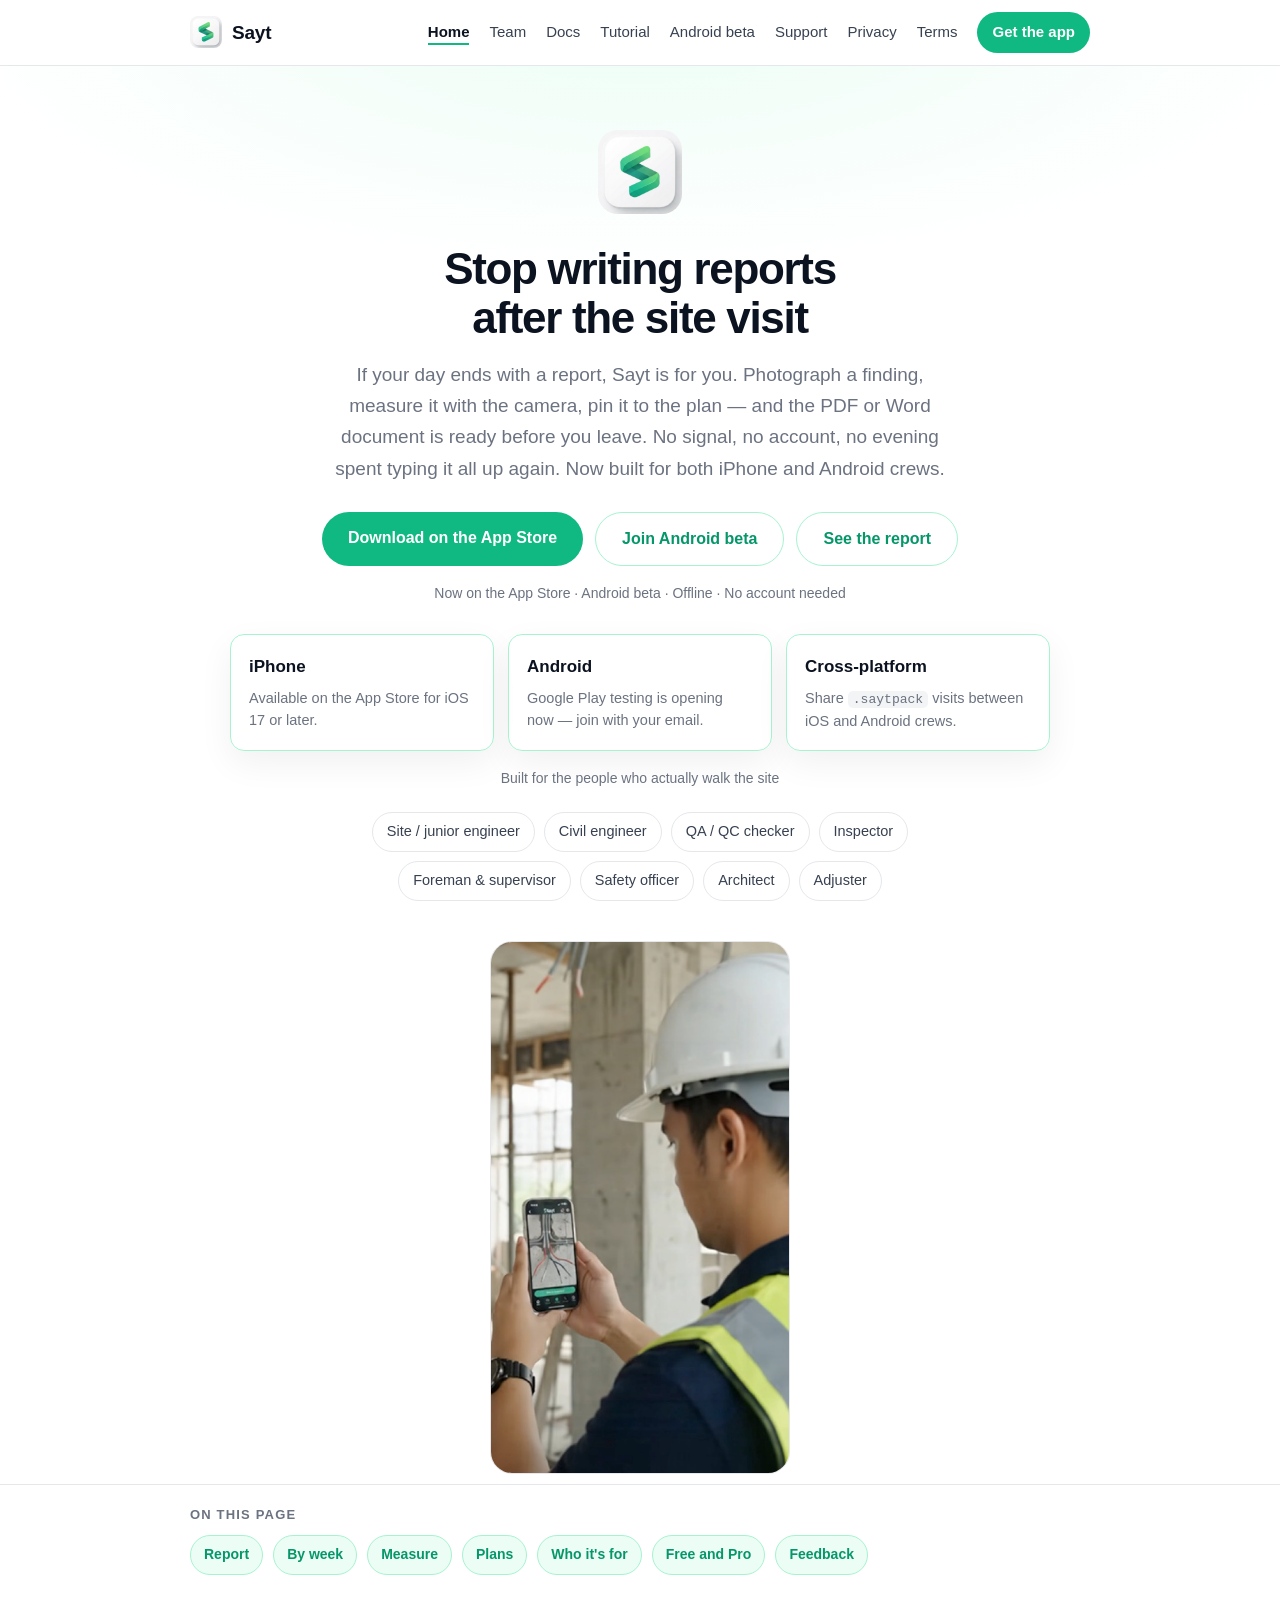
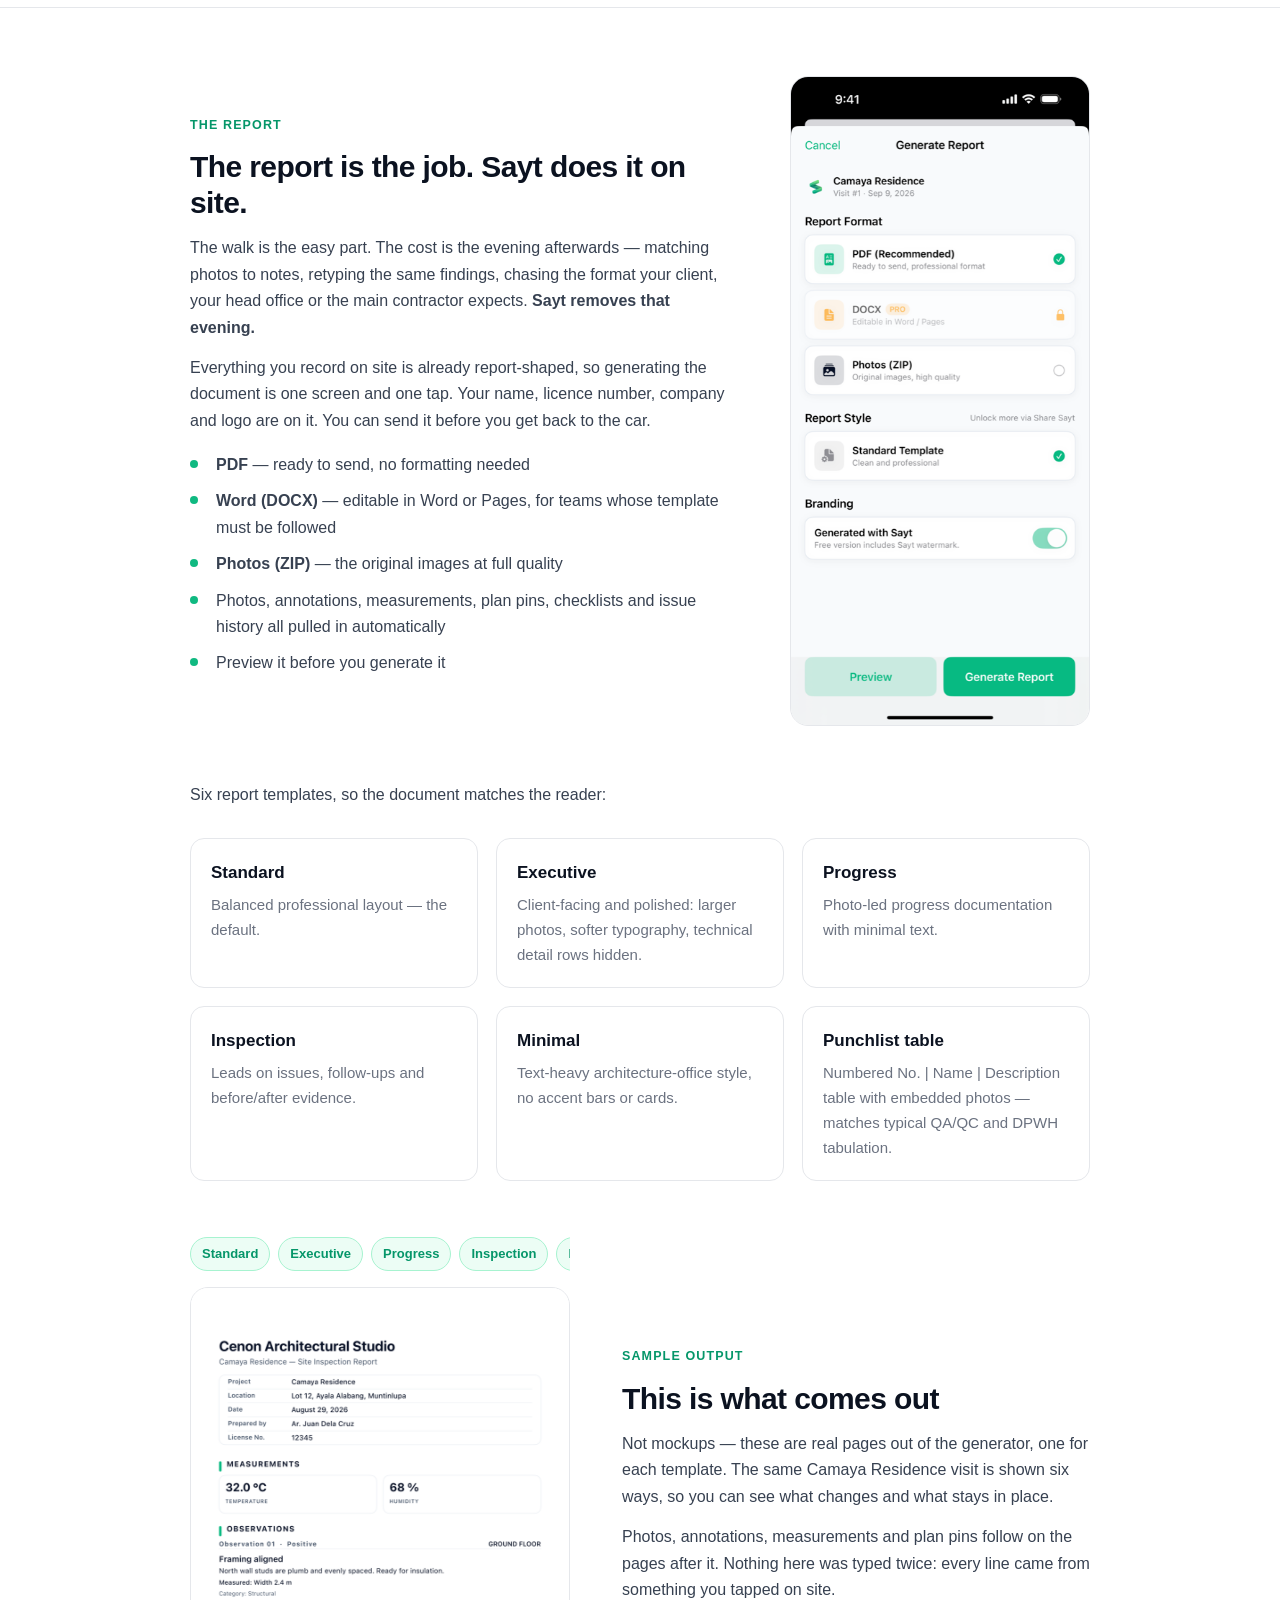
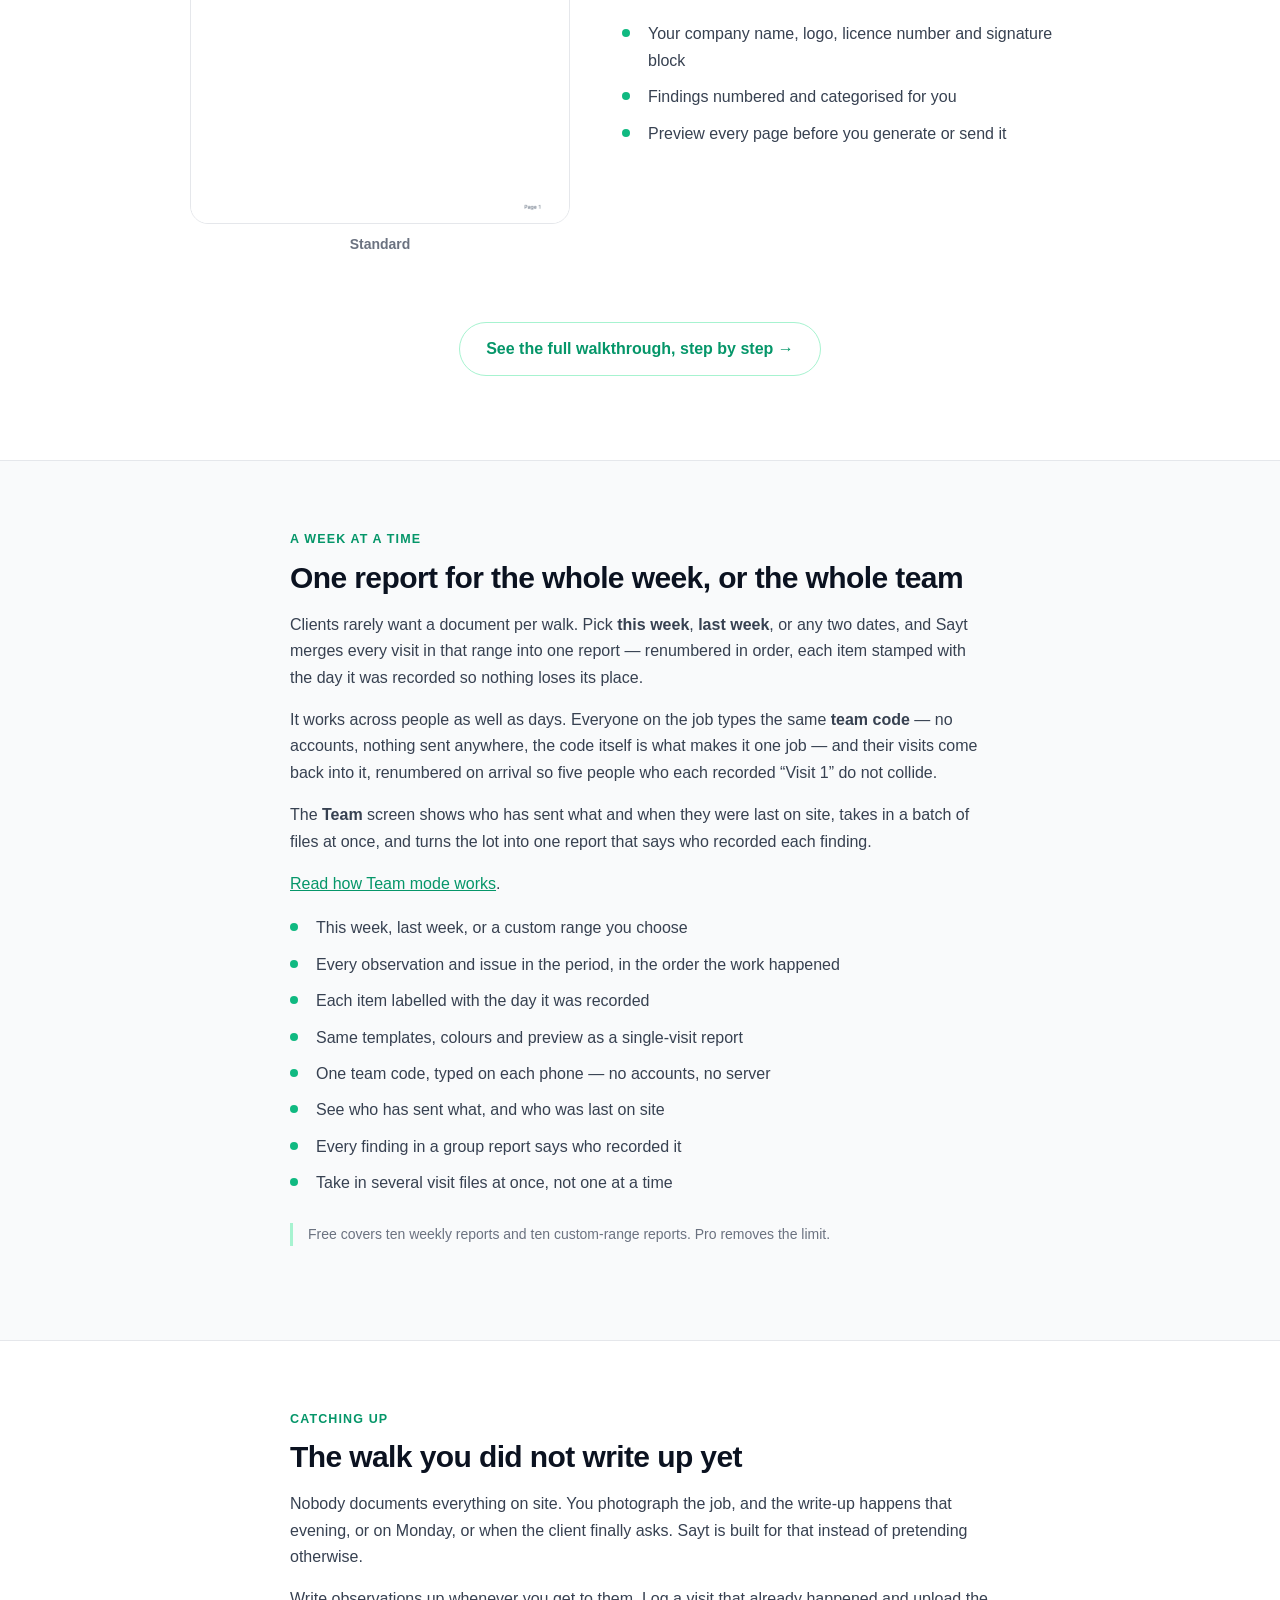
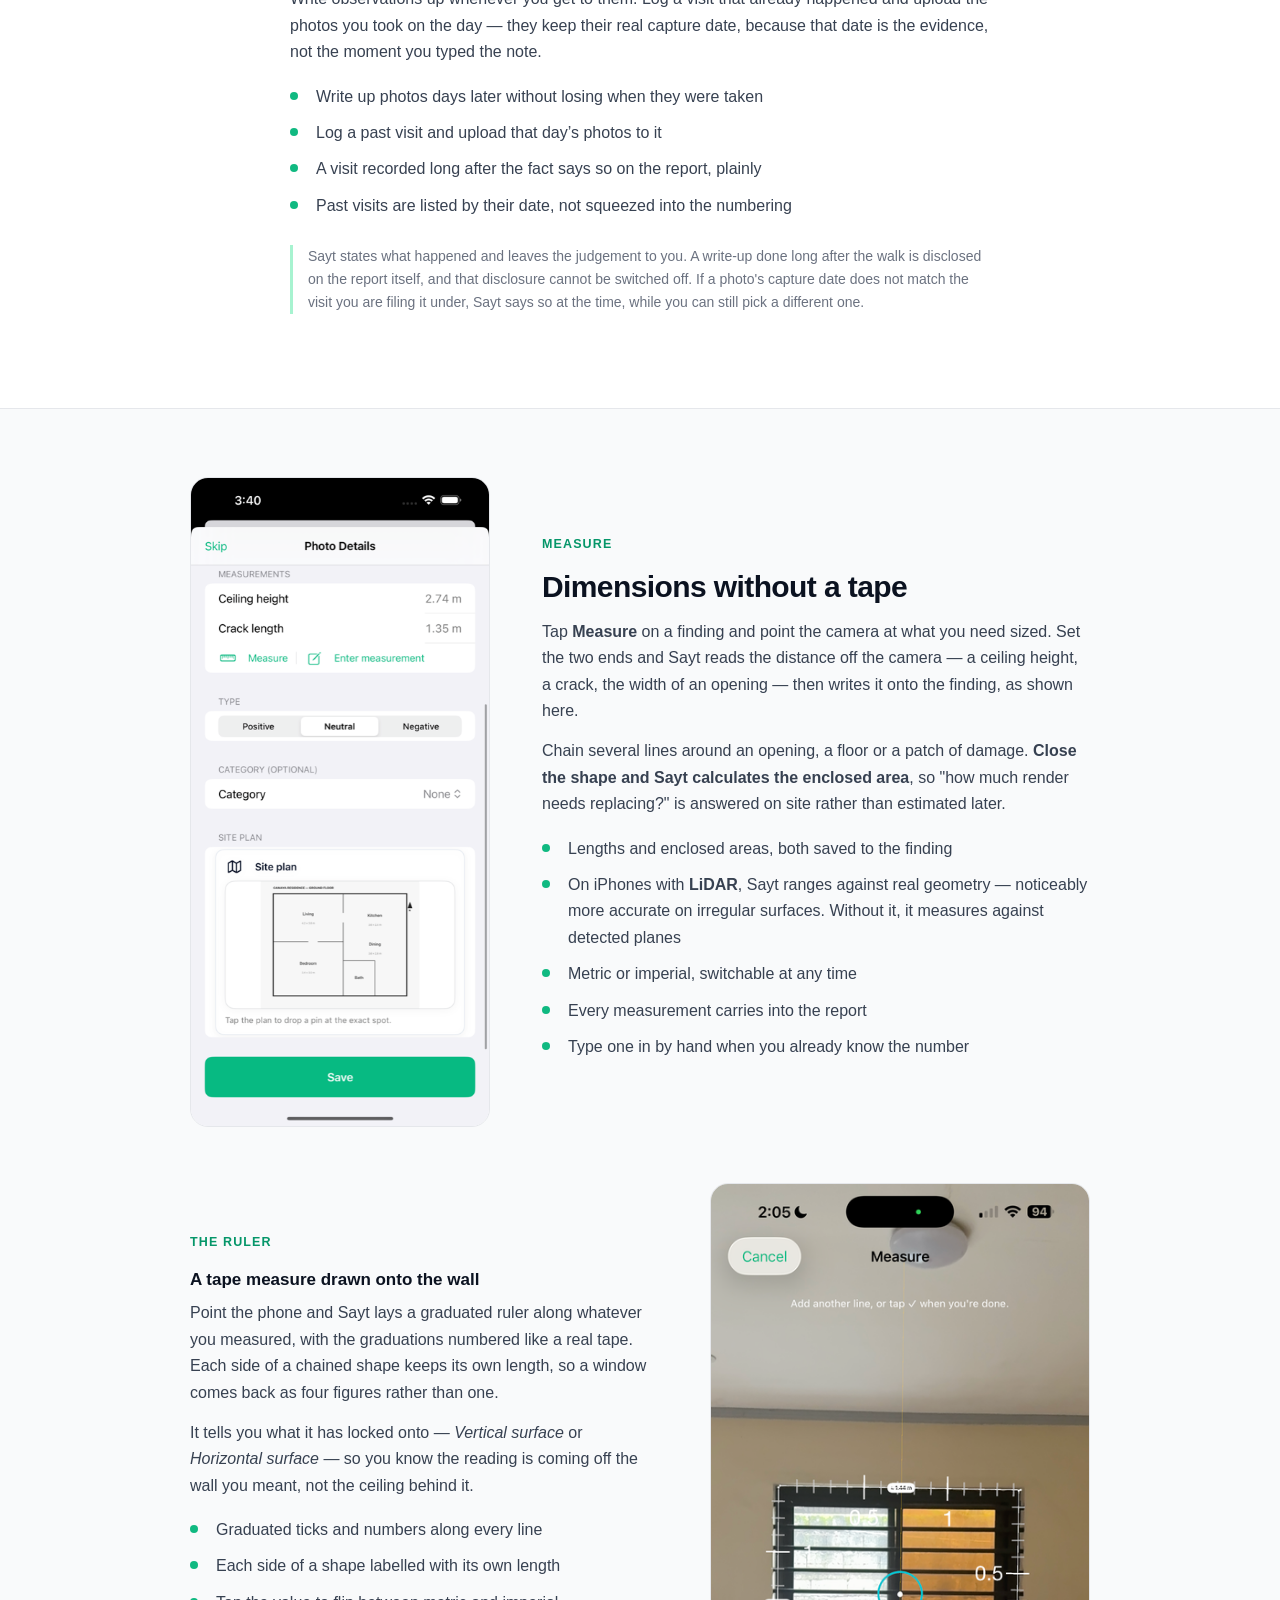
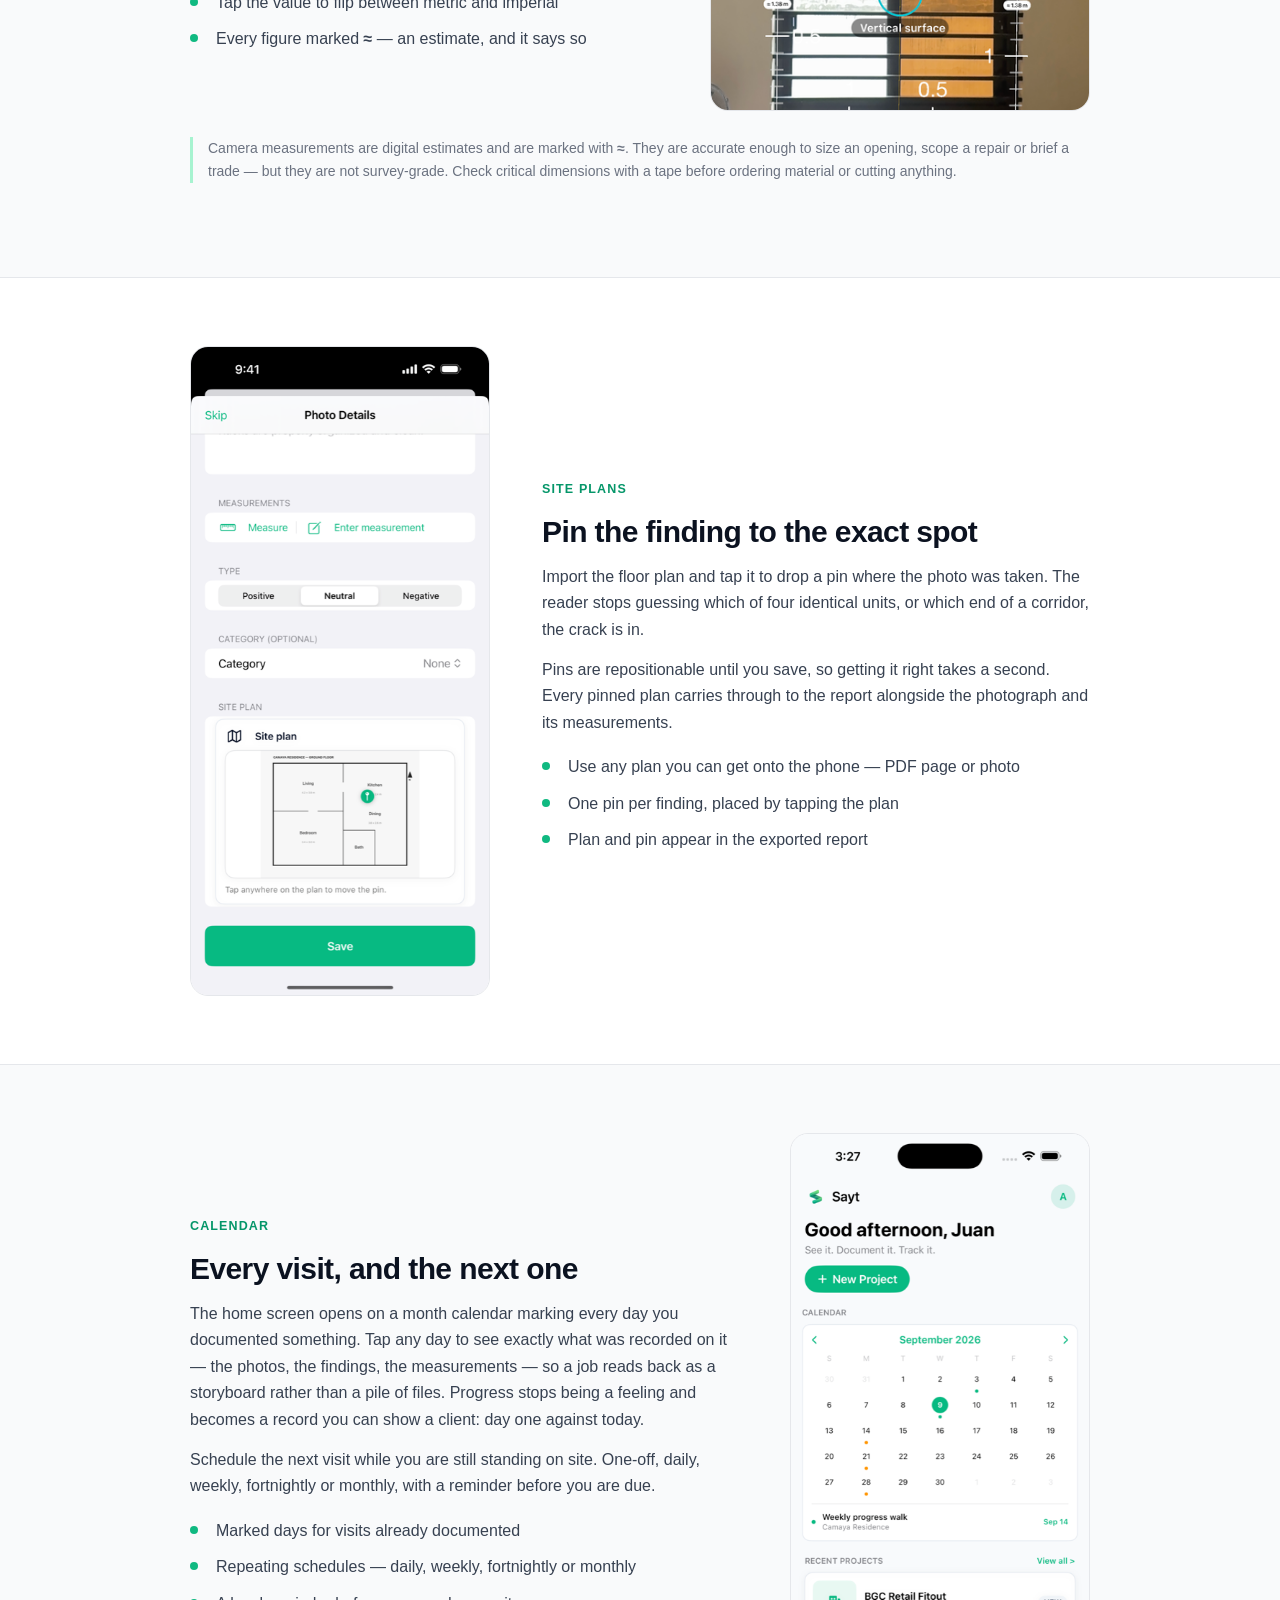
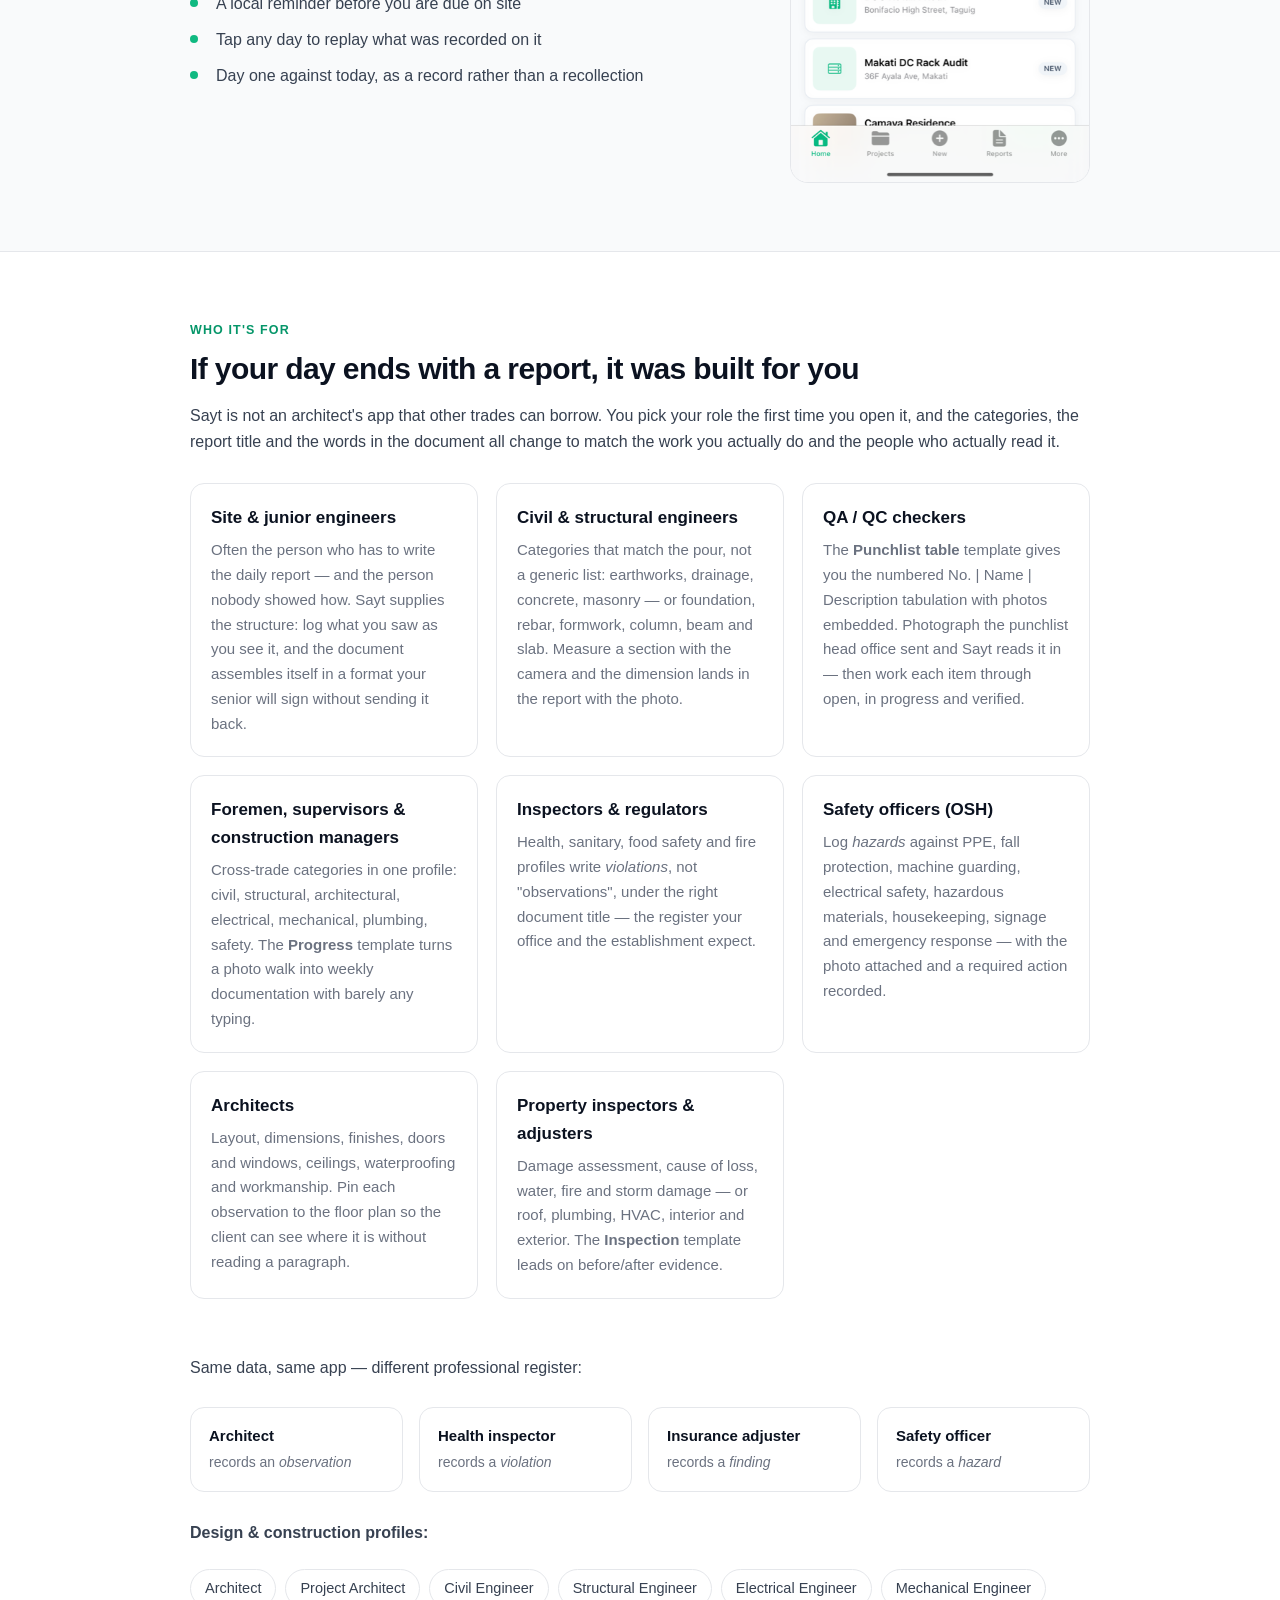
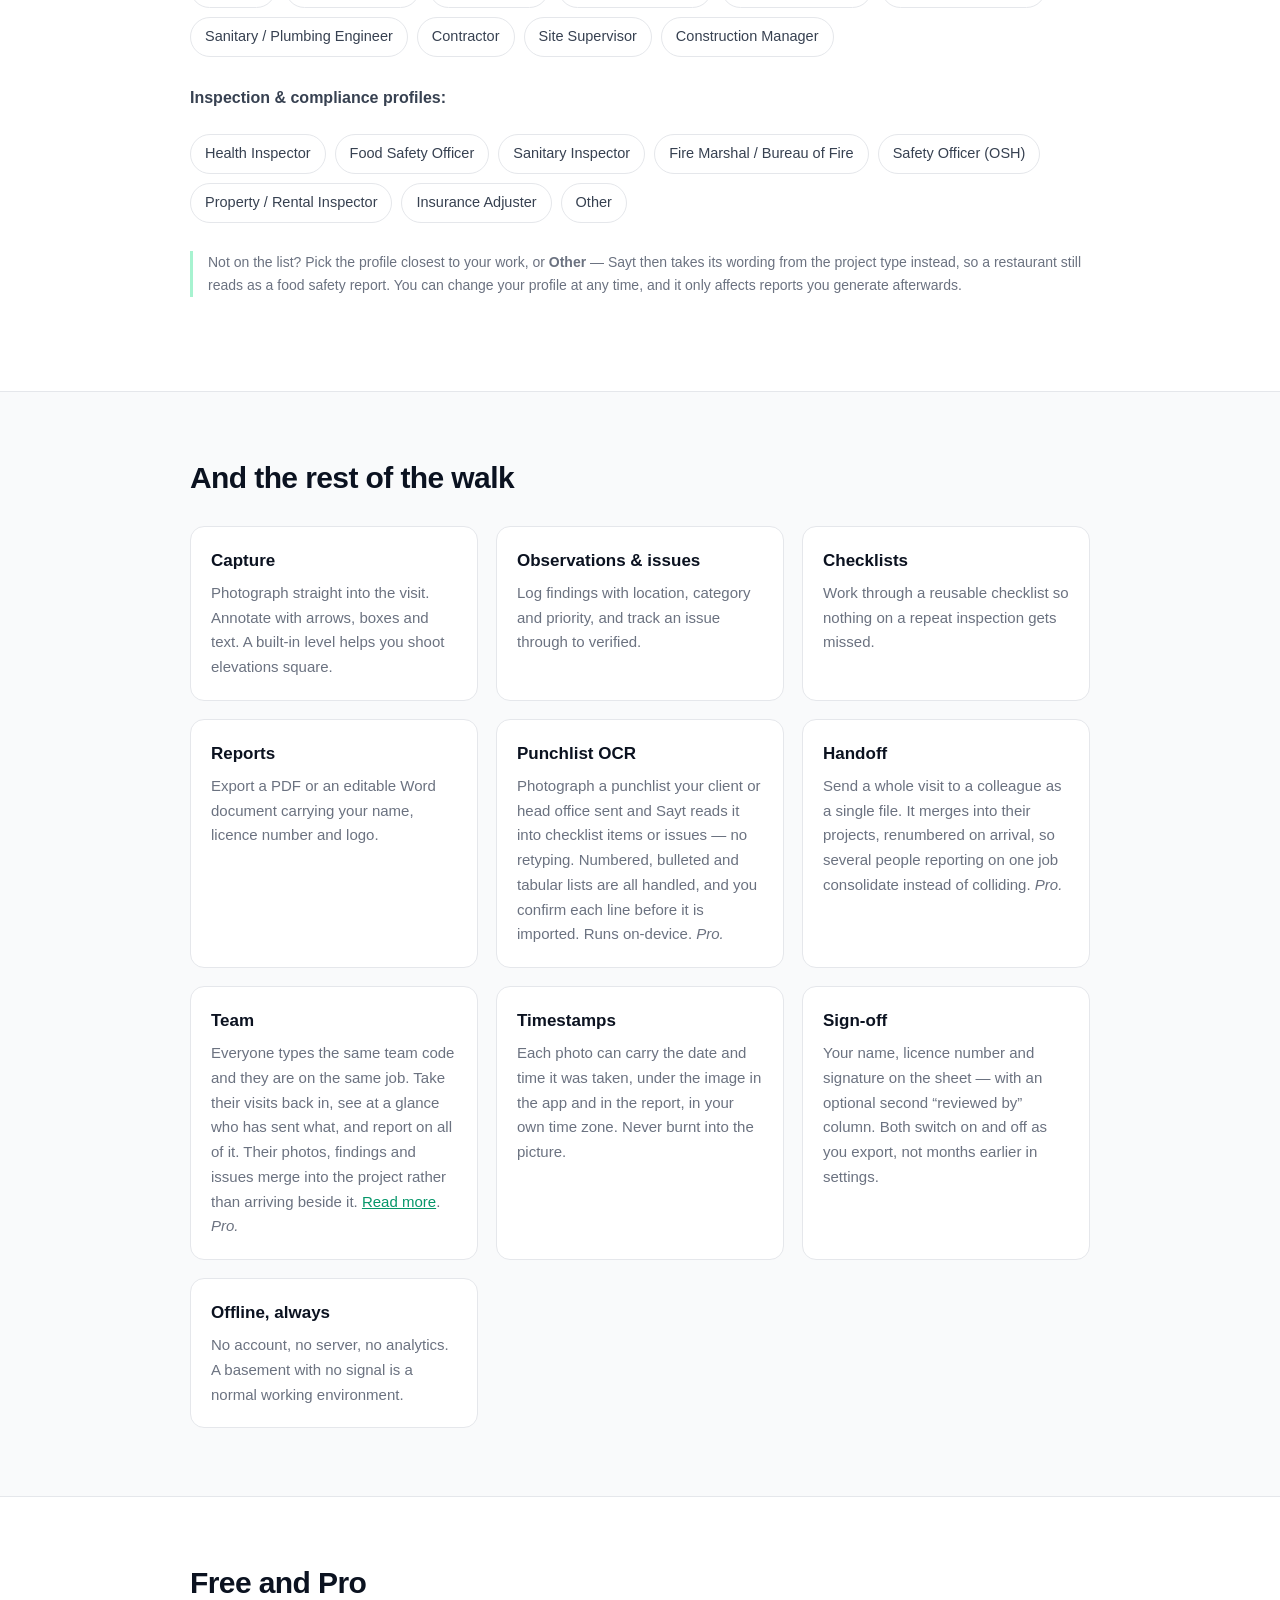
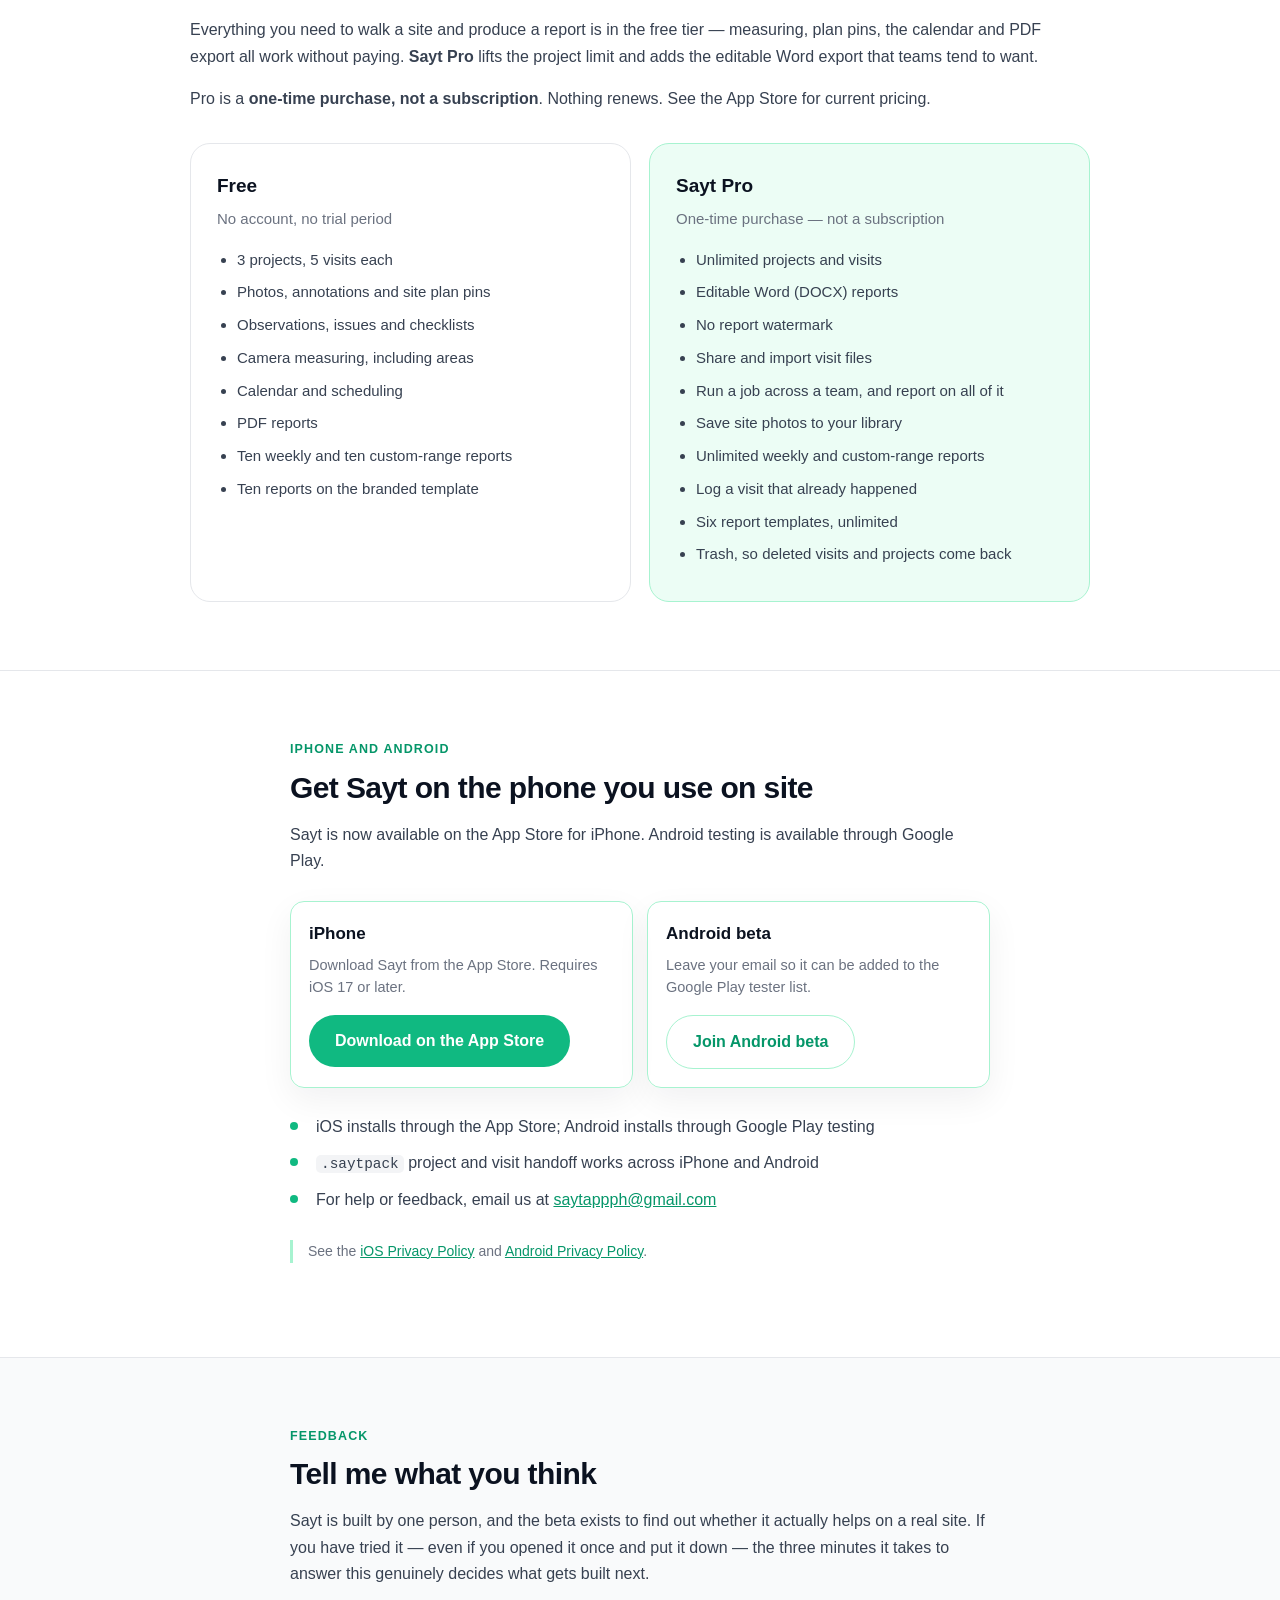
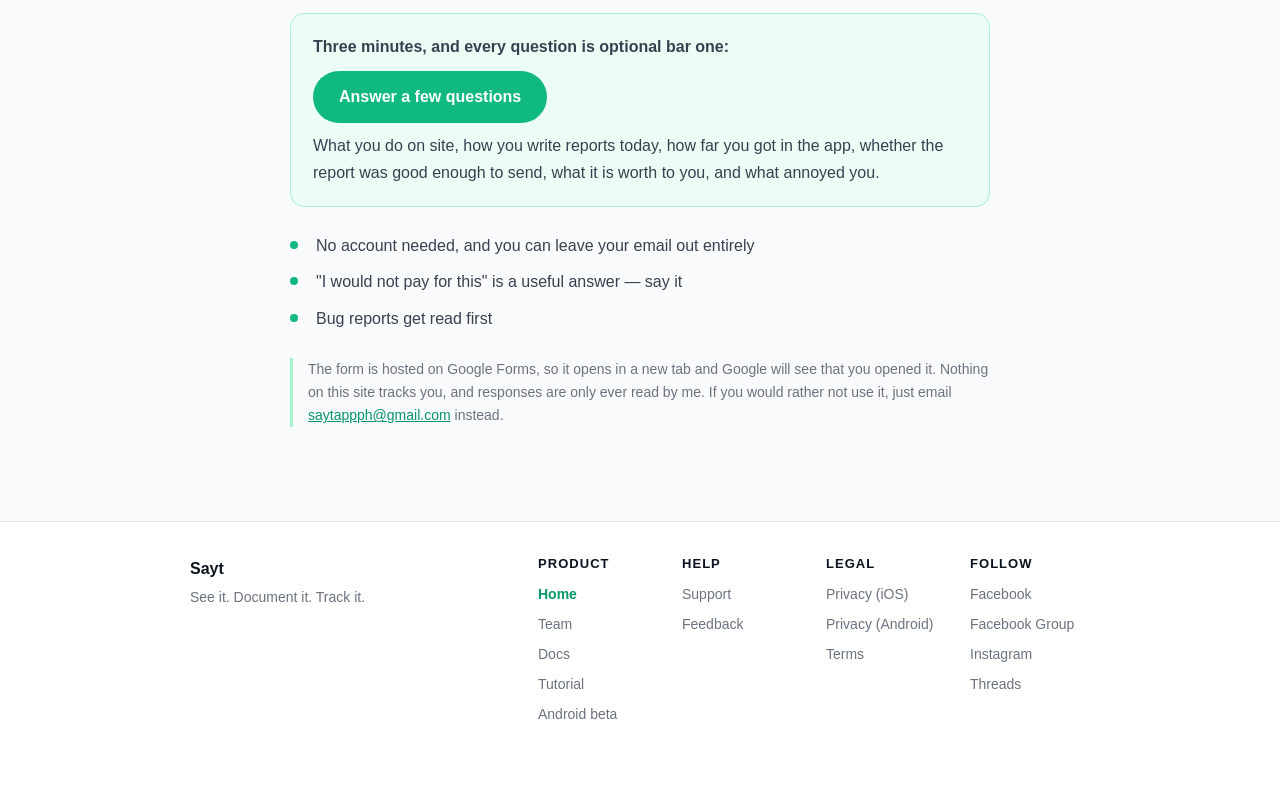
<file: index.html>
<!DOCTYPE html>
<html lang="en">
<head>
<meta charset="utf-8">
<meta name="viewport" content="width=device-width, initial-scale=1">
<meta http-equiv="Content-Security-Policy" content="default-src 'none'; style-src 'self'; img-src 'self' data:; media-src 'self'; base-uri 'none'; form-action 'none'; frame-ancestors 'none'">
<meta name="referrer" content="no-referrer">
<title>Sayt — Stop writing site reports after the visit</title>
<meta name="description" content="Site reporting for engineers, inspectors, QA/QC checkers, foremen and architects. Sayt turns a site walk into the finished report: measure with the camera, pin findings to the plan, and export a branded PDF or Word document before you leave — offline, on iPhone and Android.">
<link rel="canonical" href="https://sayt-app.store/">
<link rel="icon" href="assets/img/favicon.png" type="image/png">
<link rel="apple-touch-icon" href="assets/img/logo.png">
<meta name="theme-color" content="#0F172A">
<meta name="robots" content="index, follow, max-image-preview:large, max-snippet:-1">

<!-- Open Graph (Facebook, LinkedIn, Messenger, WhatsApp) -->
<meta property="og:type" content="website">
<meta property="og:site_name" content="Sayt">
<meta property="og:locale" content="en_PH">
<meta property="og:title" content="Sayt — Site inspection reports, finished before you leave">
<meta property="og:description" content="Site reporting for engineers, inspectors, QA/QC checkers, foremen and architects. Sayt turns a site walk into the finished report: measure with the camera, pin findings to the plan, and export a…">
<meta property="og:url" content="https://sayt-app.store/">
<meta property="og:image" content="https://sayt-app.store/assets/img/og-cover.png">
<meta property="og:image:width" content="1200">
<meta property="og:image:height" content="630">
<meta property="og:image:alt" content="Sayt — stop writing site reports after the visit">

<!-- Twitter / X -->
<meta name="twitter:card" content="summary_large_image">
<meta name="twitter:title" content="Sayt — Site inspection reports, finished before you leave">
<meta name="twitter:description" content="Site reporting for engineers, inspectors, QA/QC checkers, foremen and architects. Sayt turns a site walk into the finished report: measure with the camera, pin findings to the plan, and export a…">
<meta name="twitter:image" content="https://sayt-app.store/assets/img/og-cover.png">
<meta name="twitter:image:alt" content="Sayt — stop writing site reports after the visit">
<link rel="stylesheet" href="assets/style.css">
<script type="application/ld+json">
{
  "@context": "https://schema.org",
  "@graph": [
    {
      "@type": "SoftwareApplication",
      "@id": "https://sayt-app.store/#app",
      "name": "Sayt",
      "applicationCategory": "BusinessApplication",
      "applicationSubCategory": "Site inspection and field reporting",
      "operatingSystem": "iOS 17.0 or later, Android",
      "url": "https://sayt-app.store",
      "image": "https://sayt-app.store/assets/img/og-cover.png",
      "description": "Sayt turns a site walk into the finished report on iPhone and Android. Photograph a finding, measure it with the camera, pin it to the floor plan, and export a branded PDF or Word document before you leave the site. Works fully offline and needs no account.",
      "featureList": [
        "Photograph findings and annotate them on the spot",
        "Measure distances with the camera using AR",
        "Pin each finding to a floor plan or site plan",
        "Track issues across visits until they are resolved",
        "Export a branded PDF or Word site inspection report",
        "Works completely offline with no account required"
      ],
      "inLanguage": "en",
      "isAccessibleForFree": true,
      "offers": {
        "@type": "Offer",
        "price": "0",
        "priceCurrency": "PHP",
        "description": "Free to use. Sayt Pro is an optional one-time in-app purchase."
      },
      "author": {
        "@id": "https://sayt-app.store/#org"
      },
      "publisher": {
        "@id": "https://sayt-app.store/#org"
      }
    },
    {
      "@type": "Organization",
      "@id": "https://sayt-app.store/#org",
      "name": "Sayt",
      "url": "https://sayt-app.store",
      "logo": {
        "@type": "ImageObject",
        "url": "https://sayt-app.store/assets/img/logo.png",
        "width": 512,
        "height": 512
      },
      "email": "saytappph@gmail.com"
    },
    {
      "@type": "WebSite",
      "@id": "https://sayt-app.store/#website",
      "url": "https://sayt-app.store",
      "name": "Sayt",
      "publisher": {
        "@id": "https://sayt-app.store/#org"
      },
      "inLanguage": "en"
    }
  ]
}
</script>
</head>
<body>

<header class="site">
  <div class="wrap">
    <nav aria-label="Main navigation">
      <a class="skip-link" href="#main">Skip to content</a>
      <a class="brand" href="index.html">
        <img src="assets/img/logo.png" alt="" width="32" height="32">
        <span>Sayt</span>
      </a>
      <span class="links">
        <a href="index.html" aria-current="page">Home</a>
        <a href="team.html">Team</a>
        <a href="docs.html">Docs</a>
        <a href="tutorial.html">Tutorial</a>
          <a href="android-beta.html">Android beta</a>
        <a href="support.html">Support</a>
        <a href="privacy.html">Privacy</a>
        <a href="terms.html">Terms</a>
        <a class="cta" href="#beta">Get the app</a>
      </span>
      <input class="nav-toggle" id="nav-toggle" type="checkbox" aria-label="Open navigation menu">
      <label class="menu-button" for="nav-toggle">Menu</label>
      <span class="menu-panel">
          <a href="index.html" aria-current="page">Home</a>
          <a href="team.html">Team</a>
          <a href="docs.html">Docs</a>
          <a href="tutorial.html">Tutorial</a>
          <a href="android-beta.html">Android beta</a>
          <a href="support.html">Support</a>
          <a href="privacy.html">Privacy</a>
          <a href="terms.html">Terms</a>
          <a class="cta" href="#beta">Get the app</a>
      </span>
    </nav>
  </div>
</header>

<main id="main">
<section class="hero">
  <div class="wrap">
    <img class="logo" src="assets/img/logo.png" alt="Sayt app icon" width="84" height="84">
    <h1>Stop writing reports<br> after the site visit</h1>
    <p class="lede">If your day ends with a report, Sayt is for you. Photograph
    a finding, measure it with the camera, pin it to the plan — and the PDF or
    Word document is ready before you leave. No signal, no account, no evening
    spent typing it all up again. Now built for both iPhone and Android crews.</p>
    <div class="btn-row">
      <a class="btn" href="https://apps.apple.com/app/sayt/id6809659402" rel="noopener noreferrer">Download on the App Store</a>
      <a class="btn ghost" href="android-beta.html">Join Android beta</a>
      <a class="btn ghost" href="#report">See the report</a>
    </div>
    <p class="sub">Now on the App Store · Android beta · Offline · No account needed</p>

    <div class="platforms" aria-label="Available platforms">
      <div class="platform-card">
        <strong>iPhone</strong>
        <span>Available on the App Store for iOS 17 or later.</span>
      </div>
      <div class="platform-card">
        <strong>Android</strong>
        <span>Google Play testing is opening now — join with your email.</span>
      </div>
      <div class="platform-card">
        <strong>Cross-platform</strong>
        <span>Share <code>.saytpack</code> visits between iOS and Android crews.</span>
      </div>
    </div>

    <p class="sub mt-m">Built for the people who actually walk the site</p>
    <div class="pills centered">
      <span class="pill">Site / junior engineer</span>
      <span class="pill">Civil engineer</span>
      <span class="pill">QA / QC checker</span>
      <span class="pill">Inspector</span>
      <span class="pill">Foreman &amp; supervisor</span>
      <span class="pill">Safety officer</span>
      <span class="pill">Architect</span>
      <span class="pill">Adjuster</span>
    </div>

    <video class="reel" autoplay muted loop playsinline
           poster="assets/img/site-walk-poster.jpg"
           aria-label="An inspector photographing a cracked concrete column on site">
      <source src="assets/video/site-walk.mp4" type="video/mp4">
    </video>
  </div>
</section>
<section class="section-nav" aria-labelledby="home-sections">
  <div class="wrap">
    <h2 id="home-sections">On this page</h2>
    <div class="section-links">
      <a href="#report">Report</a>
      <a href="#week">By week</a>
      <a href="#measure">Measure</a>
      <a href="#plan">Plans</a>
      <a href="#who">Who it's for</a>
      <a href="#pricing">Free and Pro</a>
      <a href="#feedback">Feedback</a>
    </div>
  </div>
</section>

<!-- Report ------------------------------------------------------------- -->
<section class="feature" id="report">
  <div class="wrap">
    <div class="row">
      <div class="copy">
        <p class="eyebrow">The report</p>
        <h2>The report is the job. Sayt does it on site.</h2>
        <p>The walk is the easy part. The cost is the evening afterwards —
        matching photos to notes, retyping the same findings, chasing the format
        your client, your head office or the main contractor expects.
        <strong>Sayt removes that evening.</strong></p>
        <p>Everything you record on site is already report-shaped, so generating
        the document is one screen and one tap. Your name, licence number,
        company and logo are on it. You can send it before you get back to the
        car.</p>
        <ul class="ticks">
          <li><strong>PDF</strong> — ready to send, no formatting needed</li>
          <li><strong>Word (DOCX)</strong> — editable in Word or Pages, for
          teams whose template must be followed</li>
          <li><strong>Photos (ZIP)</strong> — the original images at full
          quality</li>
          <li>Photos, annotations, measurements, plan pins, checklists and issue
          history all pulled in automatically</li>
          <li>Preview it before you generate it</li>
        </ul>
      </div>
      <div class="shot">
        <img src="assets/img/report.png" width="414" height="900"
             alt="Sayt's Generate Report screen: PDF, DOCX and Photos ZIP formats, a report style picker, a branding toggle, and Preview and Generate Report buttons">
      </div>
    </div>

    <p class="mt-l">Six report templates, so the document matches the
    reader:</p>
    <div class="grid">
      <div class="card">
        <h3>Standard</h3>
        <p>Balanced professional layout — the default.</p>
      </div>
      <div class="card">
        <h3>Executive</h3>
        <p>Client-facing and polished: larger photos, softer typography,
        technical detail rows hidden.</p>
      </div>
      <div class="card">
        <h3>Progress</h3>
        <p>Photo-led progress documentation with minimal text.</p>
      </div>
      <div class="card">
        <h3>Inspection</h3>
        <p>Leads on issues, follow-ups and before/after evidence.</p>
      </div>
      <div class="card">
        <h3>Minimal</h3>
        <p>Text-heavy architecture-office style, no accent bars or cards.</p>
      </div>
      <div class="card">
        <h3>Punchlist table</h3>
        <p>Numbered No. | Name | Description table with embedded photos —
        matches typical QA/QC and DPWH tabulation.</p>
      </div>
    </div>

    <div class="row flip sample mt-l">
      <div class="copy">
        <p class="eyebrow">Sample output</p>
        <h2>This is what comes out</h2>
        <p>Not mockups — these are real pages out of the generator, one for
        each template. The same Camaya Residence visit is shown six ways, so
        you can see what changes and what stays in place.</p>
        <p>Photos, annotations, measurements and plan pins follow on the pages
        after it. Nothing here was typed twice: every line came from something
        you tapped on site.</p>
        <ul class="ticks">
          <li>Your company name, logo, licence number and signature block</li>
          <li>Findings numbered and categorised for you</li>
          <li>Preview every page before you generate or send it</li>
        </ul>
      </div>
      <div class="shot report-carousel">
        <div class="report-nav" aria-label="Jump to report template">
          <a href="#report-standard">Standard</a>
          <a href="#report-executive">Executive</a>
          <a href="#report-progress">Progress</a>
          <a href="#report-inspection">Inspection</a>
          <a href="#report-minimal">Minimal</a>
          <a href="#report-field">Field report</a>
        </div>
        <div class="report-track" tabindex="0" role="group" aria-label="Sample report pages, one per template">
          <div class="report-slide" id="report-standard">
            <img src="assets/img/reports/report-standard.png" width="848" height="1200"
                 alt="Standard report template for the Camaya Residence visit, with project details, site conditions and numbered findings">
            <p class="report-caption">Standard</p>
          </div>
          <div class="report-slide" id="report-executive">
            <img src="assets/img/reports/report-executive.png" width="848" height="1200" loading="lazy"
                 alt="Executive report template for the Camaya Residence visit, with a polished client-facing layout">
            <p class="report-caption">Executive</p>
          </div>
          <div class="report-slide" id="report-progress">
            <img src="assets/img/reports/report-progress.png" width="848" height="1200" loading="lazy"
                 alt="Progress report template for the Camaya Residence visit, with a photo-led progress layout">
            <p class="report-caption">Progress</p>
          </div>
          <div class="report-slide" id="report-inspection">
            <img src="assets/img/reports/report-inspection.png" width="848" height="1200" loading="lazy"
                 alt="Inspection report template for the Camaya Residence visit, focused on findings and follow-up evidence">
            <p class="report-caption">Inspection</p>
          </div>
          <div class="report-slide" id="report-minimal">
            <img src="assets/img/reports/report-minimal.png" width="848" height="1200" loading="lazy"
                 alt="Minimal report template for the Camaya Residence visit, with a restrained text-heavy layout">
            <p class="report-caption">Minimal</p>
          </div>
          <div class="report-slide" id="report-field">
            <img src="assets/img/reports/report-field.png" width="848" height="1200" loading="lazy"
                 alt="Field report template for the Camaya Residence visit, formatted for practical site documentation">
            <p class="report-caption">Field report</p>
          </div>
        </div>
      </div>
    </div>

    <p class="mt-l center"><a class="btn ghost" href="tutorial.html">See the full walkthrough, step by step →</a></p>
  </div>
</section>

<!-- Week ---------------------------------------------------------------- -->
<section class="feature alt" id="week">
  <div class="wrap narrow">
    <p class="eyebrow">A week at a time</p>
    <h2>One report for the whole week, or the whole team</h2>
    <p>Clients rarely want a document per walk. Pick <strong>this week</strong>,
    <strong>last week</strong>, or any two dates, and Sayt merges every visit in
    that range into one report — renumbered in order, each item stamped with the
    day it was recorded so nothing loses its place.</p>

    <p>It works across people as well as days. Everyone on the job types the
    same <strong>team code</strong> — no accounts, nothing sent anywhere, the
    code itself is what makes it one job — and their visits come back into it,
    renumbered on arrival so five people who each recorded &ldquo;Visit
    1&rdquo; do not collide.</p>

    <p>The <strong>Team</strong> screen shows who has sent what and when they
    were last on site, takes in a batch of files at once, and turns the lot into
    one report that says who recorded each finding.</p>

    <p><a href="team.html">Read how Team mode works</a>.</p>

    <ul class="ticks">
      <li>This week, last week, or a custom range you choose</li>
      <li>Every observation and issue in the period, in the order the work happened</li>
      <li>Each item labelled with the day it was recorded</li>
      <li>Same templates, colours and preview as a single-visit report</li>
      <li>One team code, typed on each phone — no accounts, no server</li>
      <li>See who has sent what, and who was last on site</li>
      <li>Every finding in a group report says who recorded it</li>
      <li>Take in several visit files at once, not one at a time</li>
    </ul>

    <p class="note">Free covers ten weekly reports and ten custom-range reports.
    Pro removes the limit.</p>
  </div>
</section>

<!-- Backtrack ----------------------------------------------------------- -->
<section class="feature" id="backtrack">
  <div class="wrap narrow">
    <p class="eyebrow">Catching up</p>
    <h2>The walk you did not write up yet</h2>
    <p>Nobody documents everything on site. You photograph the job, and the
    write-up happens that evening, or on Monday, or when the client finally
    asks. Sayt is built for that instead of pretending otherwise.</p>

    <p>Write observations up whenever you get to them. Log a visit that already
    happened and upload the photos you took on the day — they keep their real
    capture date, because that date is the evidence, not the moment you typed
    the note.</p>

    <ul class="ticks">
      <li>Write up photos days later without losing when they were taken</li>
      <li>Log a past visit and upload that day&rsquo;s photos to it</li>
      <li>A visit recorded long after the fact says so on the report, plainly</li>
      <li>Past visits are listed by their date, not squeezed into the numbering</li>
    </ul>

    <p class="note">Sayt states what happened and leaves the judgement to you.
    A write-up done long after the walk is disclosed on the report itself, and
    that disclosure cannot be switched off. If a photo's capture date does not
    match the visit you are filing it under, Sayt says so at the time, while
    you can still pick a different one.</p>
  </div>
</section>


<!-- Measure ------------------------------------------------------------- -->
<section class="feature alt" id="measure">
  <div class="wrap">
    <div class="row flip">
      <div class="copy">
        <p class="eyebrow">Measure</p>
        <h2>Dimensions without a tape</h2>
        <p>Tap <strong>Measure</strong> on a finding and point the camera at
        what you need sized. Set the two ends and Sayt reads the distance off
        the camera — a ceiling height, a crack, the width of an opening — then
        writes it onto the finding, as shown here.</p>
        <p>Chain several lines around an opening, a floor or a patch of damage.
        <strong>Close the shape and Sayt calculates the enclosed area</strong>,
        so "how much render needs replacing?" is answered on site rather than
        estimated later.</p>
        <ul class="ticks">
          <li>Lengths and enclosed areas, both saved to the finding</li>
          <li>On iPhones with <strong>LiDAR</strong>, Sayt ranges against real
          geometry — noticeably more accurate on irregular surfaces. Without it,
          it measures against detected planes</li>
          <li>Metric or imperial, switchable at any time</li>
          <li>Every measurement carries into the report</li>
          <li>Type one in by hand when you already know the number</li>
        </ul>
      </div>
      <div class="shot">
        <img src="assets/img/measure.png" width="414" height="900"
             alt="A finding with a measurements list reading Ceiling height 2.74 m and Crack length 1.35 m, plus Measure and Enter measurement buttons">
      </div>
    </div>

    <div class="row ruler mt-l">
      <div class="copy">
        <p class="eyebrow">The ruler</p>
        <h3>A tape measure drawn onto the wall</h3>
        <p>Point the phone and Sayt lays a graduated ruler along whatever you
        measured, with the graduations numbered like a real tape. Each side of a
        chained shape keeps its own length, so a window comes back as four
        figures rather than one.</p>
        <p>It tells you what it has locked onto — <em>Vertical surface</em> or
        <em>Horizontal surface</em> — so you know the reading is coming off the
        wall you meant, not the ceiling behind it.</p>
        <ul class="ticks">
          <li>Graduated ticks and numbers along every line</li>
          <li>Each side of a shape labelled with its own length</li>
          <li>Tap the value to flip between metric and imperial</li>
          <li>Every figure marked <strong>≈</strong> — an estimate, and it says so</li>
        </ul>
      </div>
      <div class="shot">
        <img src="assets/img/ruler.png" width="414" height="576"
             alt="Sayt's measure tool with the camera aimed at a window: a graduated ruler is drawn around the frame with numbered ticks, each side labelled with its own length, and a Vertical surface badge under the crosshair">
      </div>
    </div>

    <p class="note">Camera measurements are digital estimates and are marked
    with <strong>≈</strong>. They are accurate enough to size an opening, scope a
    repair or brief a trade — but they are not survey-grade. Check critical
    dimensions with a tape before ordering material or cutting anything.</p>
  </div>
</section>

<!-- Site plan ----------------------------------------------------------- -->
<section class="feature" id="plan">
  <div class="wrap">
    <div class="row flip">
      <div class="copy">
        <p class="eyebrow">Site plans</p>
        <h2>Pin the finding to the exact spot</h2>
        <p>Import the floor plan and tap it to drop a pin where the photo was
        taken. The reader stops guessing which of four identical units, or which
        end of a corridor, the crack is in.</p>
        <p>Pins are repositionable until you save, so getting it right takes a
        second. Every pinned plan carries through to the report alongside the
        photograph and its measurements.</p>
        <ul class="ticks">
          <li>Use any plan you can get onto the phone — PDF page or photo</li>
          <li>One pin per finding, placed by tapping the plan</li>
          <li>Plan and pin appear in the exported report</li>
        </ul>
      </div>
      <div class="shot">
        <img src="assets/img/siteplan.png" width="414" height="900"
             alt="A finding's site plan with a green pin dropped in the kitchen of a ground floor plan, captioned tap anywhere on the plan to move the pin">
      </div>
    </div>
  </div>
</section>

<!-- Calendar ------------------------------------------------------------ -->
<section class="feature alt" id="calendar">
  <div class="wrap">
    <div class="row">
      <div class="copy">
        <p class="eyebrow">Calendar</p>
        <h2>Every visit, and the next one</h2>
        <p>The home screen opens on a month calendar marking every day you
        documented something. Tap any day to see exactly what was recorded on
        it — the photos, the findings, the measurements — so a job reads back as
        a storyboard rather than a pile of files. Progress stops being a feeling
        and becomes a record you can show a client: day one against today.</p>
        <p>Schedule the next visit while you are still standing on site. One-off,
        daily, weekly, fortnightly or monthly, with a reminder before you are due.</p>
        <ul class="ticks">
          <li>Marked days for visits already documented</li>
          <li>Repeating schedules — daily, weekly, fortnightly or monthly</li>
          <li>A local reminder before you are due on site</li>
          <li>Tap any day to replay what was recorded on it</li>
          <li>Day one against today, as a record rather than a recollection</li>
        </ul>
      </div>
      <div class="shot">
        <img src="assets/img/home.png" width="414" height="900"
             alt="Sayt home screen showing a September calendar with documented days marked and an upcoming weekly progress walk">
      </div>
    </div>
  </div>
</section>

<!-- Who it's for --------------------------------------------------------- -->
<section class="feature" id="who">
  <div class="wrap">
    <p class="eyebrow">Who it's for</p>
    <h2>If your day ends with a report, it was built for you</h2>
    <p>Sayt is not an architect's app that other trades can borrow. You pick
    your role the first time you open it, and the categories, the report title
    and the words in the document all change to match the work you actually do
    and the people who actually read it.</p>

    <div class="grid mt-m">
      <div class="card">
        <h3>Site &amp; junior engineers</h3>
        <p>Often the person who has to write the daily report — and the person
        nobody showed how. Sayt supplies the structure: log what you saw as you
        see it, and the document assembles itself in a format your senior will
        sign without sending it back.</p>
      </div>
      <div class="card">
        <h3>Civil &amp; structural engineers</h3>
        <p>Categories that match the pour, not a generic list: earthworks,
        drainage, concrete, masonry — or foundation, rebar, formwork, column,
        beam and slab. Measure a section with the camera and the dimension lands
        in the report with the photo.</p>
      </div>
      <div class="card">
        <h3>QA / QC checkers</h3>
        <p>The <strong>Punchlist table</strong> template gives you the numbered
        No. | Name | Description tabulation with photos embedded. Photograph the
        punchlist head office sent and Sayt reads it in — then work each item
        through open, in progress and verified.</p>
      </div>
      <div class="card">
        <h3>Foremen, supervisors &amp; construction managers</h3>
        <p>Cross-trade categories in one profile: civil, structural,
        architectural, electrical, mechanical, plumbing, safety. The
        <strong>Progress</strong> template turns a photo walk into weekly
        documentation with barely any typing.</p>
      </div>
      <div class="card">
        <h3>Inspectors &amp; regulators</h3>
        <p>Health, sanitary, food safety and fire profiles write
        <em>violations</em>, not "observations", under the right document title —
        the register your office and the establishment expect.</p>
      </div>
      <div class="card">
        <h3>Safety officers (OSH)</h3>
        <p>Log <em>hazards</em> against PPE, fall protection, machine guarding,
        electrical safety, hazardous materials, housekeeping, signage and
        emergency response — with the photo attached and a required action
        recorded.</p>
      </div>
      <div class="card">
        <h3>Architects</h3>
        <p>Layout, dimensions, finishes, doors and windows, ceilings,
        waterproofing and workmanship. Pin each observation to the floor plan so
        the client can see where it is without reading a paragraph.</p>
      </div>
      <div class="card">
        <h3>Property inspectors &amp; adjusters</h3>
        <p>Damage assessment, cause of loss, water, fire and storm damage — or
        roof, plumbing, HVAC, interior and exterior. The
        <strong>Inspection</strong> template leads on before/after evidence.</p>
      </div>
    </div>

    <p class="mt-l">Same data, same app — different professional
    register:</p>
    <div class="vocab">
      <div><strong>Architect</strong><span>records an <em>observation</em></span></div>
      <div><strong>Health inspector</strong><span>records a <em>violation</em></span></div>
      <div><strong>Insurance adjuster</strong><span>records a <em>finding</em></span></div>
      <div><strong>Safety officer</strong><span>records a <em>hazard</em></span></div>
    </div>

    <p class="mt-m"><strong>Design &amp; construction profiles:</strong></p>
    <div class="pills">
      <span class="pill">Architect</span>
      <span class="pill">Project Architect</span>
      <span class="pill">Civil Engineer</span>
      <span class="pill">Structural Engineer</span>
      <span class="pill">Electrical Engineer</span>
      <span class="pill">Mechanical Engineer</span>
      <span class="pill">Sanitary / Plumbing Engineer</span>
      <span class="pill">Contractor</span>
      <span class="pill">Site Supervisor</span>
      <span class="pill">Construction Manager</span>
    </div>

    <p class="mt-m"><strong>Inspection &amp; compliance profiles:</strong></p>
    <div class="pills">
      <span class="pill">Health Inspector</span>
      <span class="pill">Food Safety Officer</span>
      <span class="pill">Sanitary Inspector</span>
      <span class="pill">Fire Marshal / Bureau of Fire</span>
      <span class="pill">Safety Officer (OSH)</span>
      <span class="pill">Property / Rental Inspector</span>
      <span class="pill">Insurance Adjuster</span>
      <span class="pill">Other</span>
    </div>

    <p class="note mt-m">Not on the list? Pick the profile
    closest to your work, or <strong>Other</strong> — Sayt then takes its
    wording from the project type instead, so a restaurant still reads as a food
    safety report. You can change your profile at any time, and it only affects
    reports you generate afterwards.</p>
  </div>
</section>

<!-- Everything else ----------------------------------------------------- -->
<section class="feature alt">
  <div class="wrap">
    <h2>And the rest of the walk</h2>
    <div class="grid">
      <div class="card">
        <h3>Capture</h3>
        <p>Photograph straight into the visit. Annotate with arrows, boxes and
        text. A built-in level helps you shoot elevations square.</p>
      </div>
      <div class="card">
        <h3>Observations &amp; issues</h3>
        <p>Log findings with location, category and priority, and track an issue
        through to verified.</p>
      </div>
      <div class="card">
        <h3>Checklists</h3>
        <p>Work through a reusable checklist so nothing on a repeat inspection
        gets missed.</p>
      </div>
      <div class="card">
        <h3>Reports</h3>
        <p>Export a PDF or an editable Word document carrying your name, licence
        number and logo.</p>
      </div>
      <div class="card">
        <h3>Punchlist OCR</h3>
        <p>Photograph a punchlist your client or head office sent and Sayt reads
        it into checklist items or issues — no retyping. Numbered, bulleted and
        tabular lists are all handled, and you confirm each line before it is
        imported. Runs on-device. <em>Pro.</em></p>
      </div>
      <div class="card">
        <h3>Handoff</h3>
        <p>Send a whole visit to a colleague as a single file. It merges into
        their projects, renumbered on arrival, so several people reporting on
        one job consolidate instead of colliding. <em>Pro.</em></p>
      </div>
      <div class="card">
        <h3>Team</h3>
        <p>Everyone types the same team code and they are on the same job. Take
        their visits back in, see at a glance who has sent what, and report on
        all of it. Their photos, findings and issues merge into the project
        rather than arriving beside it. <a href="team.html">Read more</a>. <em>Pro.</em></p>
      </div>
      <div class="card">
        <h3>Timestamps</h3>
        <p>Each photo can carry the date and time it was taken, under the image
        in the app and in the report, in your own time zone. Never burnt into
        the picture.</p>
      </div>
      <div class="card">
        <h3>Sign-off</h3>
        <p>Your name, licence number and signature on the sheet — with an
        optional second &ldquo;reviewed by&rdquo; column. Both switch on and off
        as you export, not months earlier in settings.</p>
      </div>
      <div class="card">
        <h3>Offline, always</h3>
        <p>No account, no server, no analytics. A basement with no signal is a
        normal working environment.</p>
      </div>
    </div>
  </div>
</section>

<!-- Pricing ------------------------------------------------------------- -->
<section class="feature" id="pricing">
  <div class="wrap">
    <h2>Free and Pro</h2>
    <p>Everything you need to walk a site and produce a report is in the free
    tier — measuring, plan pins, the calendar and PDF export all work without
    paying. <strong>Sayt Pro</strong> lifts the project limit and adds the
    editable Word export that teams tend to want.</p>
    <p>Pro is a <strong>one-time purchase, not a subscription</strong>. Nothing
    renews. See the App Store for current pricing.</p>

    <div class="tiers">
      <div class="tier">
        <h3>Free</h3>
        <p class="price">No account, no trial period</p>
        <ul>
          <li>3 projects, 5 visits each</li>
          <li>Photos, annotations and site plan pins</li>
          <li>Observations, issues and checklists</li>
          <li>Camera measuring, including areas</li>
          <li>Calendar and scheduling</li>
          <li>PDF reports</li>
          <li>Ten weekly and ten custom-range reports</li>
          <li>Ten reports on the branded template</li>
        </ul>
      </div>
      <div class="tier pro">
        <h3>Sayt Pro</h3>
        <p class="price">One-time purchase — not a subscription</p>
        <ul>
          <li>Unlimited projects and visits</li>
          <li>Editable Word (DOCX) reports</li>
          <li>No report watermark</li>
          <li>Share and import visit files</li>
          <li>Run a job across a team, and report on all of it</li>
          <li>Save site photos to your library</li>
          <li>Unlimited weekly and custom-range reports</li>
          <li>Log a visit that already happened</li>
          <li>Six report templates, unlimited</li>
          <li>Trash, so deleted visits and projects come back</li>
        </ul>
      </div>
    </div>
  </div>
</section>

<!-- Get the app --------------------------------------------------------- -->
<section class="feature" id="beta">
  <div class="wrap narrow">
    <p class="eyebrow">iPhone and Android</p>
    <h2>Get Sayt on the phone you use on site</h2>
    <p>Sayt is now available on the App Store for iPhone. Android testing is
    available through Google Play.</p>

    <div class="platforms split">
      <div class="platform-card">
        <strong>iPhone</strong>
        <span>Download Sayt from the App Store. Requires iOS 17 or later.</span>
        <a class="btn" href="https://apps.apple.com/app/sayt/id6809659402" rel="noopener noreferrer">Download on the App Store</a>
      </div>
      <div class="platform-card">
        <strong>Android beta</strong>
        <span>Leave your email so it can be added to the Google Play tester list.</span>
        <a class="btn ghost" href="android-beta.html">Join Android beta</a>
      </div>
    </div>

    <ul class="ticks">
      <li>iOS installs through the App Store; Android installs through Google Play testing</li>
      <li><code>.saytpack</code> project and visit handoff works across iPhone and Android</li>
      <li>For help or feedback, email us at
      <a href="mailto:saytappph@gmail.com?subject=Sayt%20feedback">saytappph@gmail.com</a></li>
    </ul>

    <p class="note">See the <a href="privacy.html">iOS Privacy Policy</a> and
    <a href="privacy-android.html">Android Privacy Policy</a>.</p>
  </div>
</section>

<!-- Feedback ------------------------------------------------------------ -->
<section class="feature alt" id="feedback">
  <div class="wrap narrow">
    <p class="eyebrow">Feedback</p>
    <h2>Tell me what you think</h2>
    <p>Sayt is built by one person, and the beta exists to find out whether it
    actually helps on a real site. If you have tried it — even if you opened it
    once and put it down — the three minutes it takes to answer this genuinely
    decides what gets built next.</p>

    <div class="callout">
      <p><strong>Three minutes, and every question is optional bar one:</strong></p>
      <p class="mt-s"><a class="btn" href="https://forms.gle/F6ZXqXhx521AKxML8" target="_blank" rel="noopener noreferrer">Answer a few questions</a></p>
      <p class="mt-s">What you do on site, how you write reports today, how far
      you got in the app, whether the report was good enough to send, what it is
      worth to you, and what annoyed you.</p>
    </div>

    <ul class="ticks">
      <li>No account needed, and you can leave your email out entirely</li>
      <li>"I would not pay for this" is a useful answer — say it</li>
      <li>Bug reports get read first</li>
    </ul>

    <p class="note">The form is hosted on Google Forms, so it opens in a new tab
    and Google will see that you opened it. Nothing on this site tracks you, and
    responses are only ever read by me. If you would rather not use it, just
    email <a href="mailto:saytappph@gmail.com?subject=Sayt%20feedback">saytappph@gmail.com</a>
    instead.</p>
  </div>
</section>

</main>

<footer class="site">
  <div class="wrap footer-grid">
    <div class="footer-brand">
      <strong>Sayt</strong>
      <span>See it. Document it. Track it.</span>
    </div>
      <div class="footer-group">
        <h2>Product</h2>
          <a href="index.html" aria-current="page">Home</a>
          <a href="team.html">Team</a>
          <a href="docs.html">Docs</a>
          <a href="tutorial.html">Tutorial</a>
          <a href="android-beta.html">Android beta</a>
      </div>
      <div class="footer-group">
        <h2>Help</h2>
          <a href="support.html">Support</a>
          <a href="index.html#feedback">Feedback</a>
      </div>
      <div class="footer-group">
        <h2>Legal</h2>
          <a href="privacy.html">Privacy (iOS)</a>
          <a href="privacy-android.html">Privacy (Android)</a>
          <a href="terms.html">Terms</a>
      </div>
      <div class="footer-group">
        <h2>Follow</h2>
          <a href="https://www.facebook.com/share/1BxzhzaRKg/?mibextid=wwXIfr" target="_blank" rel="noopener noreferrer">Facebook</a>
          <a href="https://www.facebook.com/share/g/1BvAk79CXR/?mibextid=wwXIfr" target="_blank" rel="noopener noreferrer">Facebook Group</a>
          <a href="https://www.instagram.com/reel/DdNikRHTqJE/?stkn=MTcxb2F4czk1YzZhcQ==" target="_blank" rel="noopener noreferrer">Instagram</a>
          <a href="https://www.threads.com/share/BAqm3SFzFO/" target="_blank" rel="noopener noreferrer">Threads</a>
      </div>
  </div>
</footer>

</body>
</html>
</file>
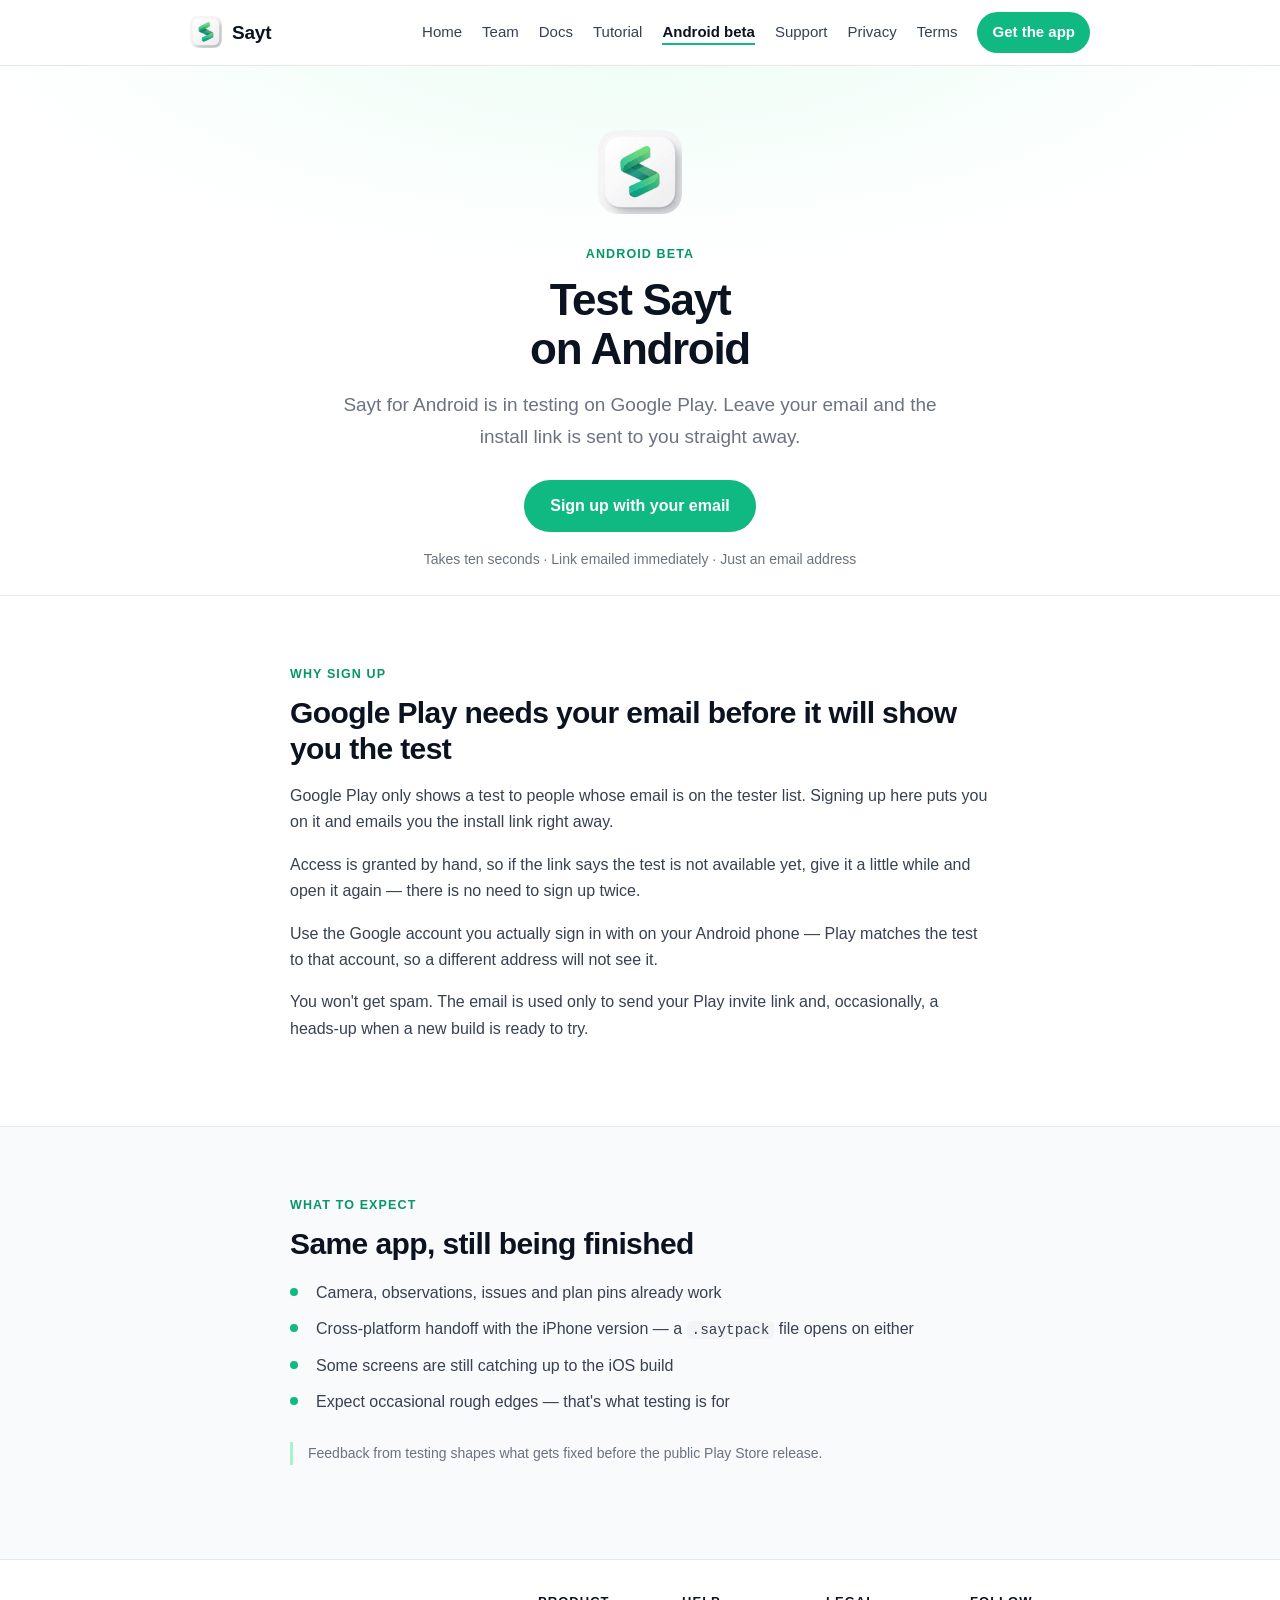
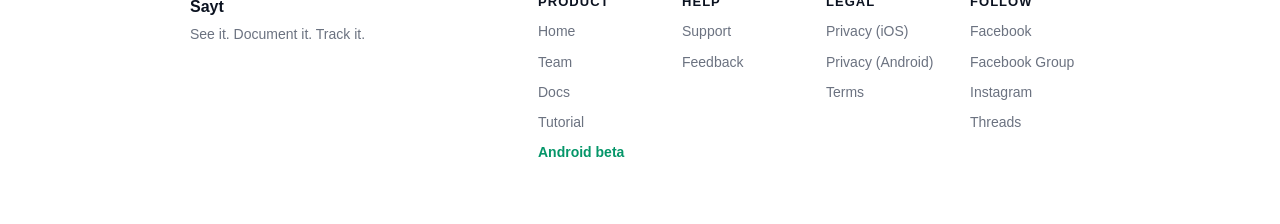
<file: android-beta.html>
<!DOCTYPE html>
<html lang="en">
<head>
<meta charset="utf-8">
<meta name="viewport" content="width=device-width, initial-scale=1">
<meta http-equiv="Content-Security-Policy" content="default-src 'none'; style-src 'self'; img-src 'self' data:; base-uri 'none'; form-action 'none'; frame-ancestors 'none'">
<meta name="referrer" content="no-referrer">
<title>Android beta — join Sayt testing</title>
<meta name="description" content="Sign up to test Sayt on Android. Leave your email and the Google Play install link is sent to you straight away.">
<link rel="canonical" href="https://sayt-app.store/android-beta.html">
<link rel="icon" href="assets/img/favicon.png" type="image/png">
<link rel="apple-touch-icon" href="assets/img/logo.png">
<meta name="theme-color" content="#0F172A">
<meta name="robots" content="index, follow, max-image-preview:large, max-snippet:-1">

<!-- Open Graph (Facebook, LinkedIn, Messenger, WhatsApp) -->
<meta property="og:type" content="article">
<meta property="og:site_name" content="Sayt">
<meta property="og:locale" content="en_PH">
<meta property="og:title" content="Android beta — join Sayt testing">
<meta property="og:description" content="Sign up to test Sayt on Android. Leave your email and the Google Play install link is sent to you straight away.">
<meta property="og:url" content="https://sayt-app.store/android-beta.html">
<meta property="og:image" content="https://sayt-app.store/assets/img/og-cover.png">
<meta property="og:image:width" content="1200">
<meta property="og:image:height" content="630">
<meta property="og:image:alt" content="Sayt — stop writing site reports after the visit">

<!-- Twitter / X -->
<meta name="twitter:card" content="summary_large_image">
<meta name="twitter:title" content="Android beta — join Sayt testing">
<meta name="twitter:description" content="Sign up to test Sayt on Android. Leave your email and the Google Play install link is sent to you straight away.">
<meta name="twitter:image" content="https://sayt-app.store/assets/img/og-cover.png">
<meta name="twitter:image:alt" content="Sayt — stop writing site reports after the visit">
<link rel="stylesheet" href="assets/style.css">
<script type="application/ld+json">
{
  "@context": "https://schema.org",
  "@type": "WebPage",
  "name": "Android beta — Sayt",
  "description": "Sign up with your email to be invited to Sayt's Android closed beta on Google Play.",
  "url": "https://sayt-app.store/android-beta.html",
  "inLanguage": "en",
  "about": {
    "@type": "SoftwareApplication",
    "name": "Sayt",
    "@id": "https://sayt-app.store/#app"
  },
  "publisher": {
    "@type": "Organization",
    "name": "Sayt",
    "@id": "https://sayt-app.store/#org"
  }
}
</script>
</head>
<body>

<header class="site">
  <div class="wrap">
    <nav aria-label="Main navigation">
      <a class="skip-link" href="#main">Skip to content</a>
      <a class="brand" href="index.html">
        <img src="assets/img/logo.png" alt="" width="32" height="32">
        <span>Sayt</span>
      </a>
      <span class="links">
        <a href="index.html">Home</a>
        <a href="team.html">Team</a>
        <a href="docs.html">Docs</a>
        <a href="tutorial.html">Tutorial</a>
        <a href="android-beta.html" aria-current="page">Android beta</a>
        <a href="support.html">Support</a>
        <a href="privacy.html">Privacy</a>
        <a href="terms.html">Terms</a>
        <a class="cta" href="index.html#beta">Get the app</a>
      </span>
      <input class="nav-toggle" id="nav-toggle" type="checkbox" aria-label="Open navigation menu">
      <label class="menu-button" for="nav-toggle">Menu</label>
      <span class="menu-panel">
          <a href="index.html">Home</a>
          <a href="team.html">Team</a>
          <a href="docs.html">Docs</a>
          <a href="tutorial.html">Tutorial</a>
          <a href="android-beta.html" aria-current="page">Android beta</a>
          <a href="support.html">Support</a>
          <a href="privacy.html">Privacy</a>
          <a href="terms.html">Terms</a>
          <a class="cta" href="index.html#beta">Get the app</a>
      </span>
    </nav>
  </div>
</header>

<main id="main">
<section class="hero">
  <div class="wrap">
    <img class="logo" src="assets/img/logo.png" alt="Sayt app icon" width="84" height="84">
    <p class="eyebrow">Android beta</p>
    <h1>Test Sayt<br> on Android</h1>
    <p class="lede">Sayt for Android is in testing on Google Play. Leave your email and the install link is sent to you straight away.</p>
    <div class="btn-row">
      <a class="btn" href="https://docs.google.com/forms/d/e/1FAIpQLSeWNWEBtmZ_acN4GC_cP5fT39fu_ctNpWmd-xqYA9MmNRY23Q/viewform" target="_blank" rel="noopener noreferrer">Sign up with your email</a>
    </div>
    <p class="sub">Takes ten seconds · Link emailed immediately · Just an email address</p>
  </div>
</section>

<section class="feature" id="why">
  <div class="wrap narrow">
    <p class="eyebrow">Why sign up</p>
    <h2>Google Play needs your email before it will show you the test</h2>
    <p>Google Play only shows a test to people whose email is on the tester list. Signing up here puts you on it and emails you the install link right away.</p>
    <p>Access is granted by hand, so if the link says the test is not available yet, give it a little while and open it again — there is no need to sign up twice.</p>
    <p>Use the Google account you actually sign in with on your Android phone — Play matches the test to that account, so a different address will not see it.</p>
    <p>You won't get spam. The email is used only to send your Play invite link and, occasionally, a heads-up when a new build is ready to try.</p>
  </div>
</section>

<section class="feature alt" id="what-to-expect">
  <div class="wrap narrow">
    <p class="eyebrow">What to expect</p>
    <h2>Same app, still being finished</h2>
    <ul class="ticks">
      <li>Camera, observations, issues and plan pins already work</li>
      <li>Cross-platform handoff with the iPhone version — a <code>.saytpack</code> file opens on either</li>
      <li>Some screens are still catching up to the iOS build</li>
      <li>Expect occasional rough edges — that's what testing is for</li>
    </ul>
    <p class="note">Feedback from testing shapes what gets fixed before the public Play Store release.</p>
  </div>
</section>

</main>

<footer class="site">
  <div class="wrap footer-grid">
    <div class="footer-brand">
      <strong>Sayt</strong>
      <span>See it. Document it. Track it.</span>
    </div>
      <div class="footer-group">
        <h2>Product</h2>
          <a href="index.html">Home</a>
          <a href="team.html">Team</a>
          <a href="docs.html">Docs</a>
          <a href="tutorial.html">Tutorial</a>
          <a href="android-beta.html" aria-current="page">Android beta</a>
      </div>
      <div class="footer-group">
        <h2>Help</h2>
          <a href="support.html">Support</a>
          <a href="index.html#feedback">Feedback</a>
      </div>
      <div class="footer-group">
        <h2>Legal</h2>
          <a href="privacy.html">Privacy (iOS)</a>
          <a href="privacy-android.html">Privacy (Android)</a>
          <a href="terms.html">Terms</a>
      </div>
      <div class="footer-group">
        <h2>Follow</h2>
          <a href="https://www.facebook.com/share/1BxzhzaRKg/?mibextid=wwXIfr" target="_blank" rel="noopener noreferrer">Facebook</a>
          <a href="https://www.facebook.com/share/g/1BvAk79CXR/?mibextid=wwXIfr" target="_blank" rel="noopener noreferrer">Facebook Group</a>
          <a href="https://www.instagram.com/reel/DdNikRHTqJE/?stkn=MTcxb2F4czk1YzZhcQ==" target="_blank" rel="noopener noreferrer">Instagram</a>
          <a href="https://www.threads.com/share/BAqm3SFzFO/" target="_blank" rel="noopener noreferrer">Threads</a>
      </div>
  </div>
</footer>

</body>
</html>
</file>
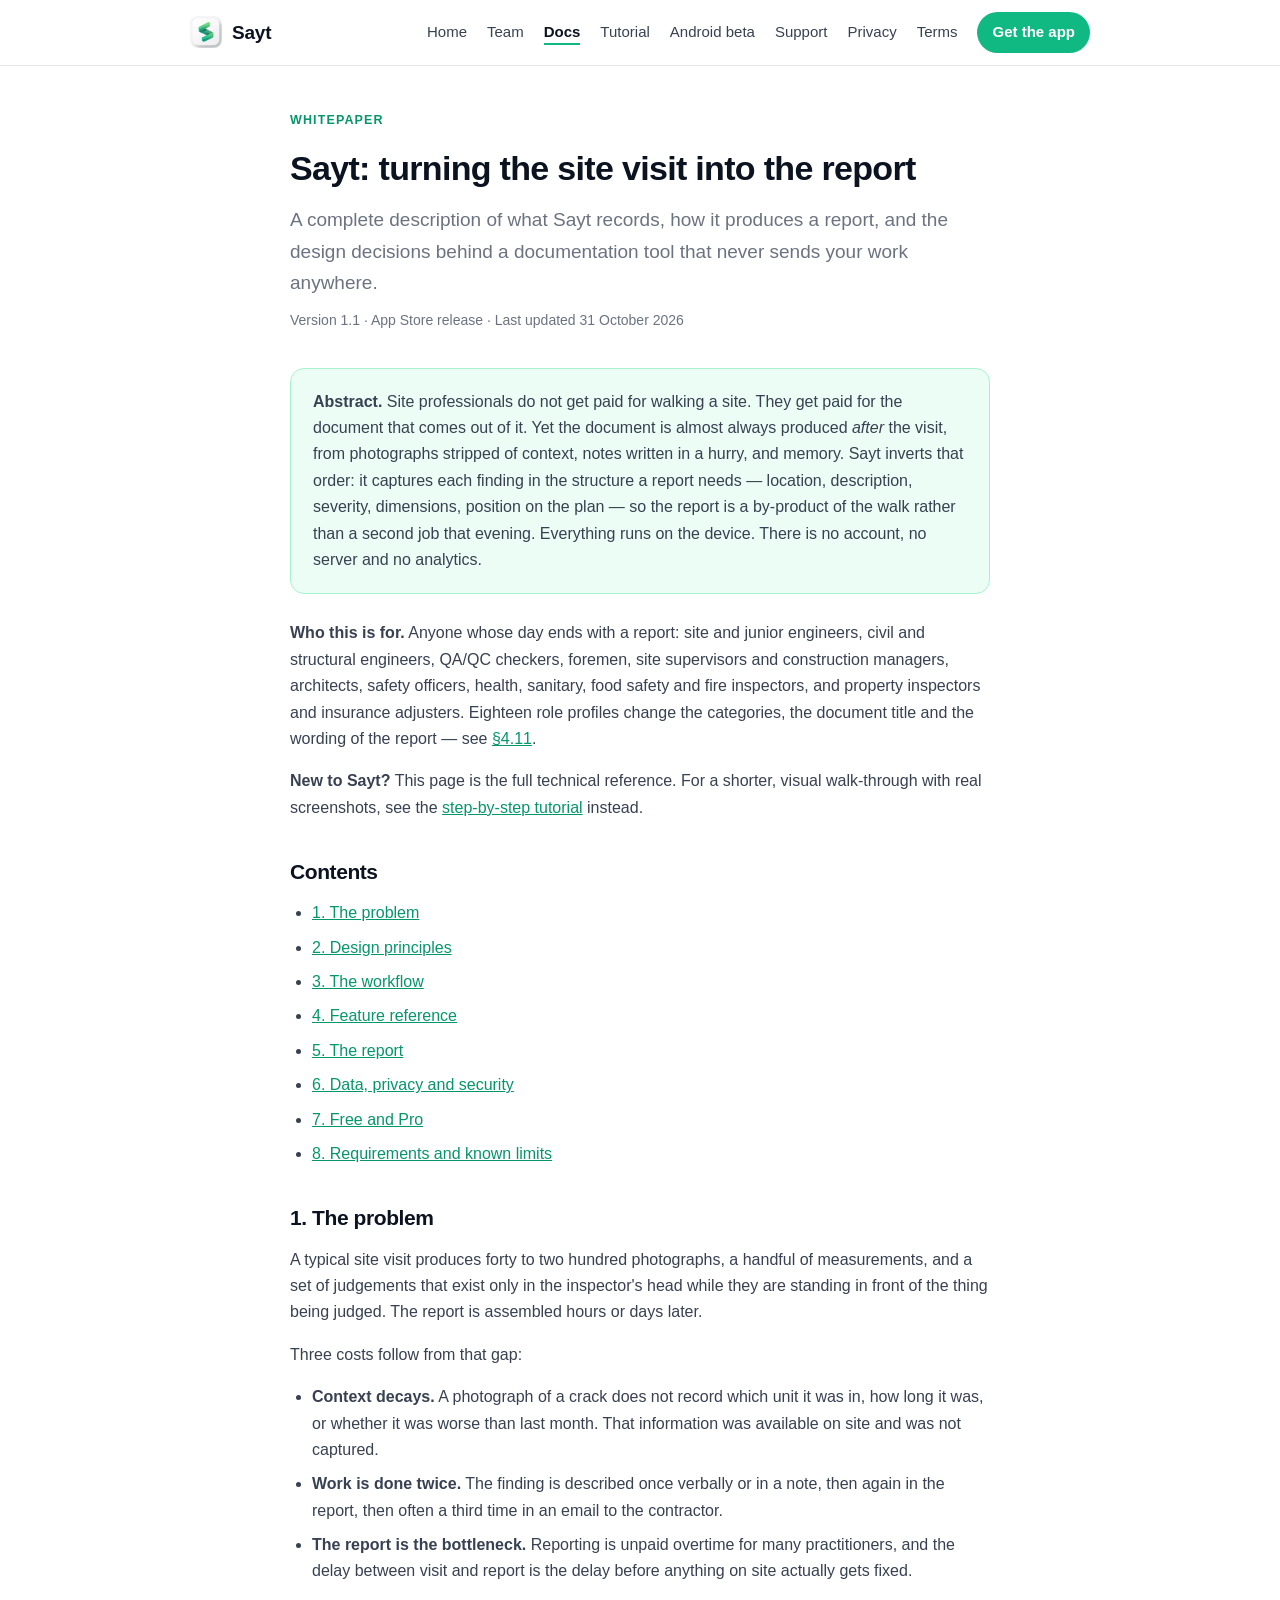
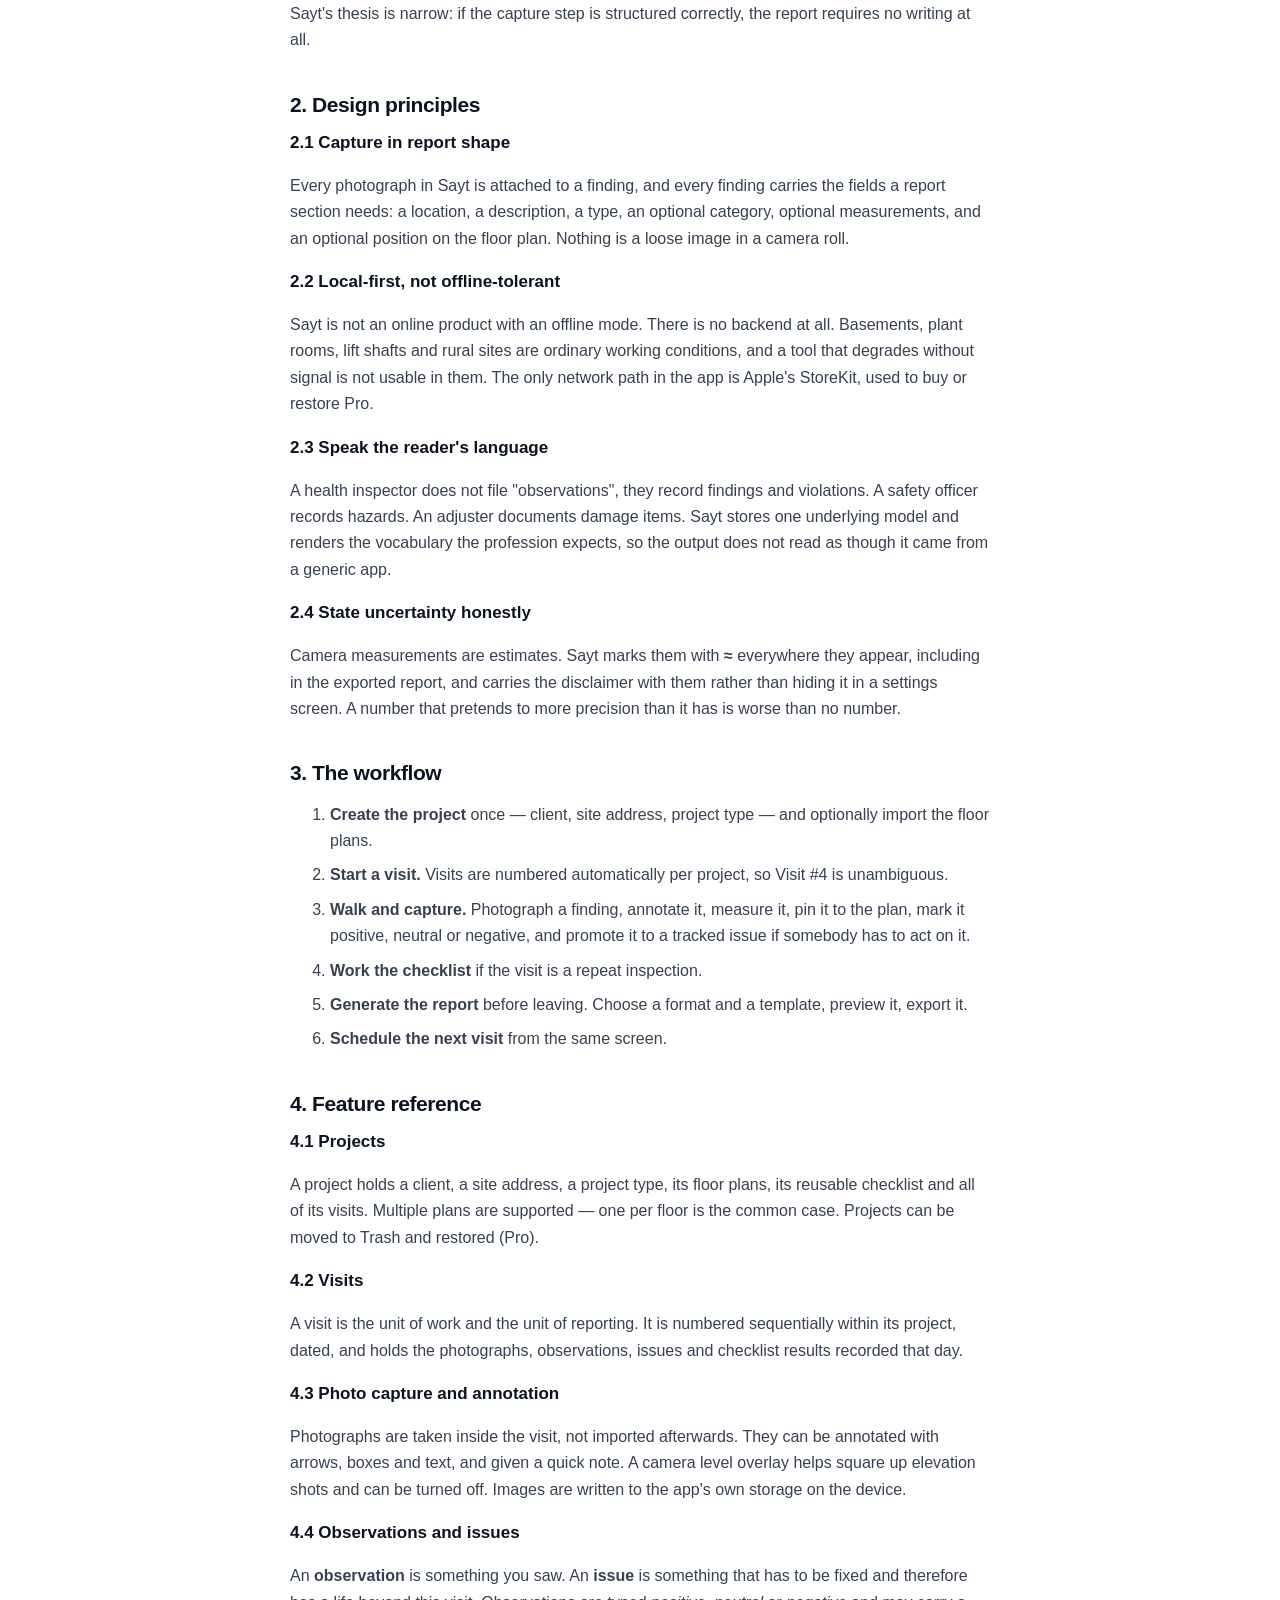
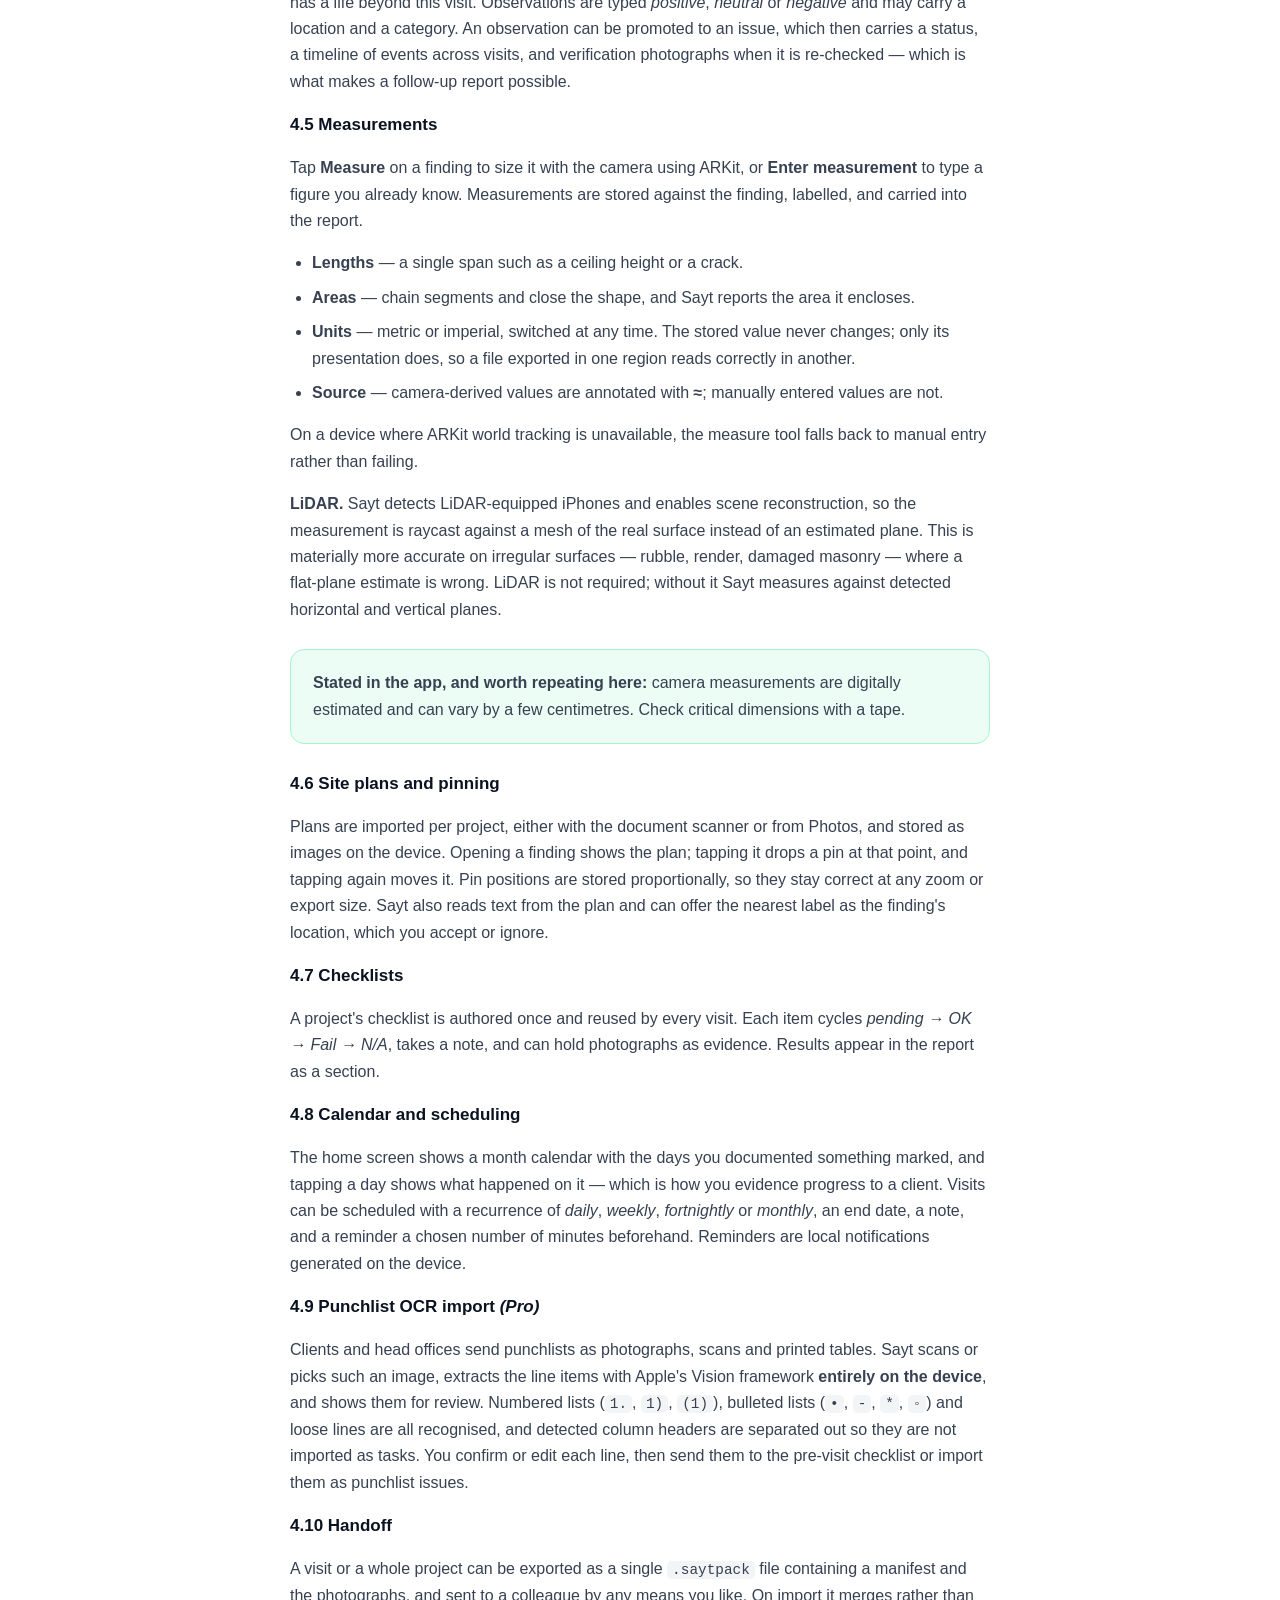
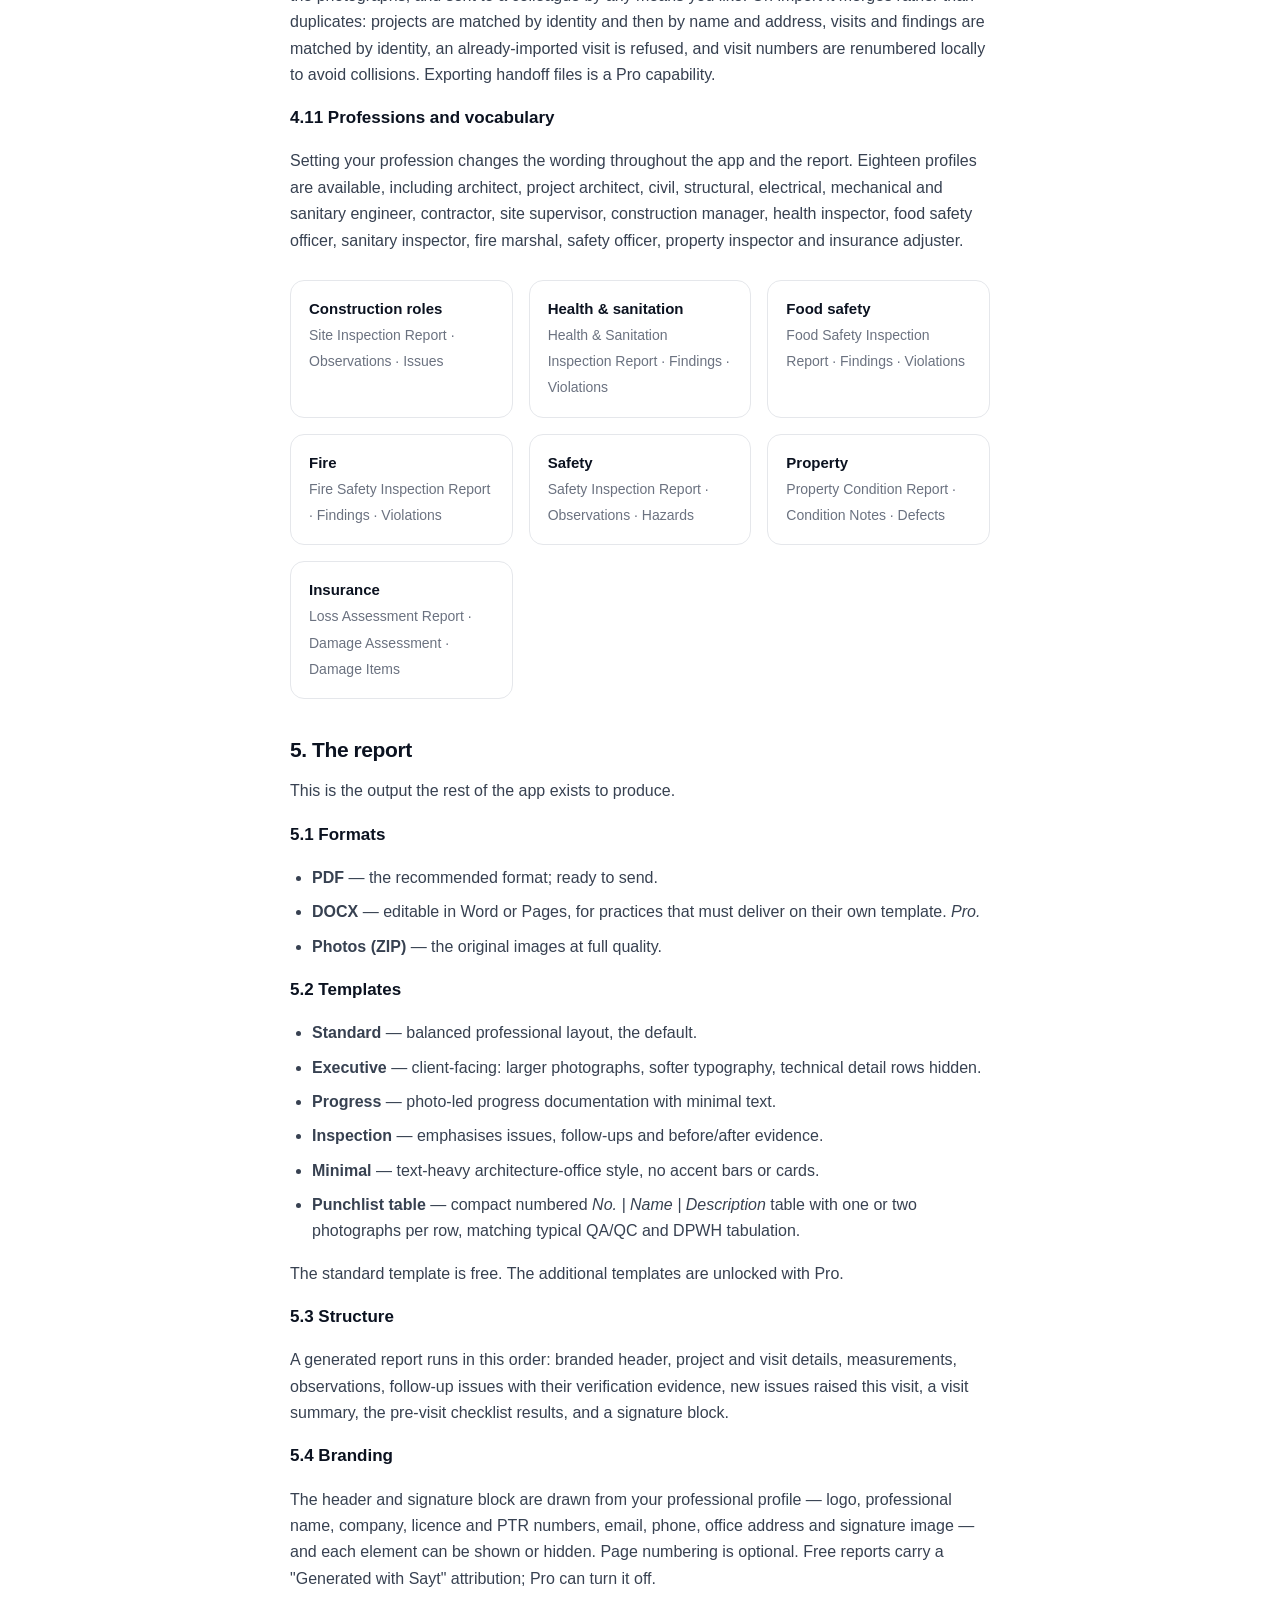
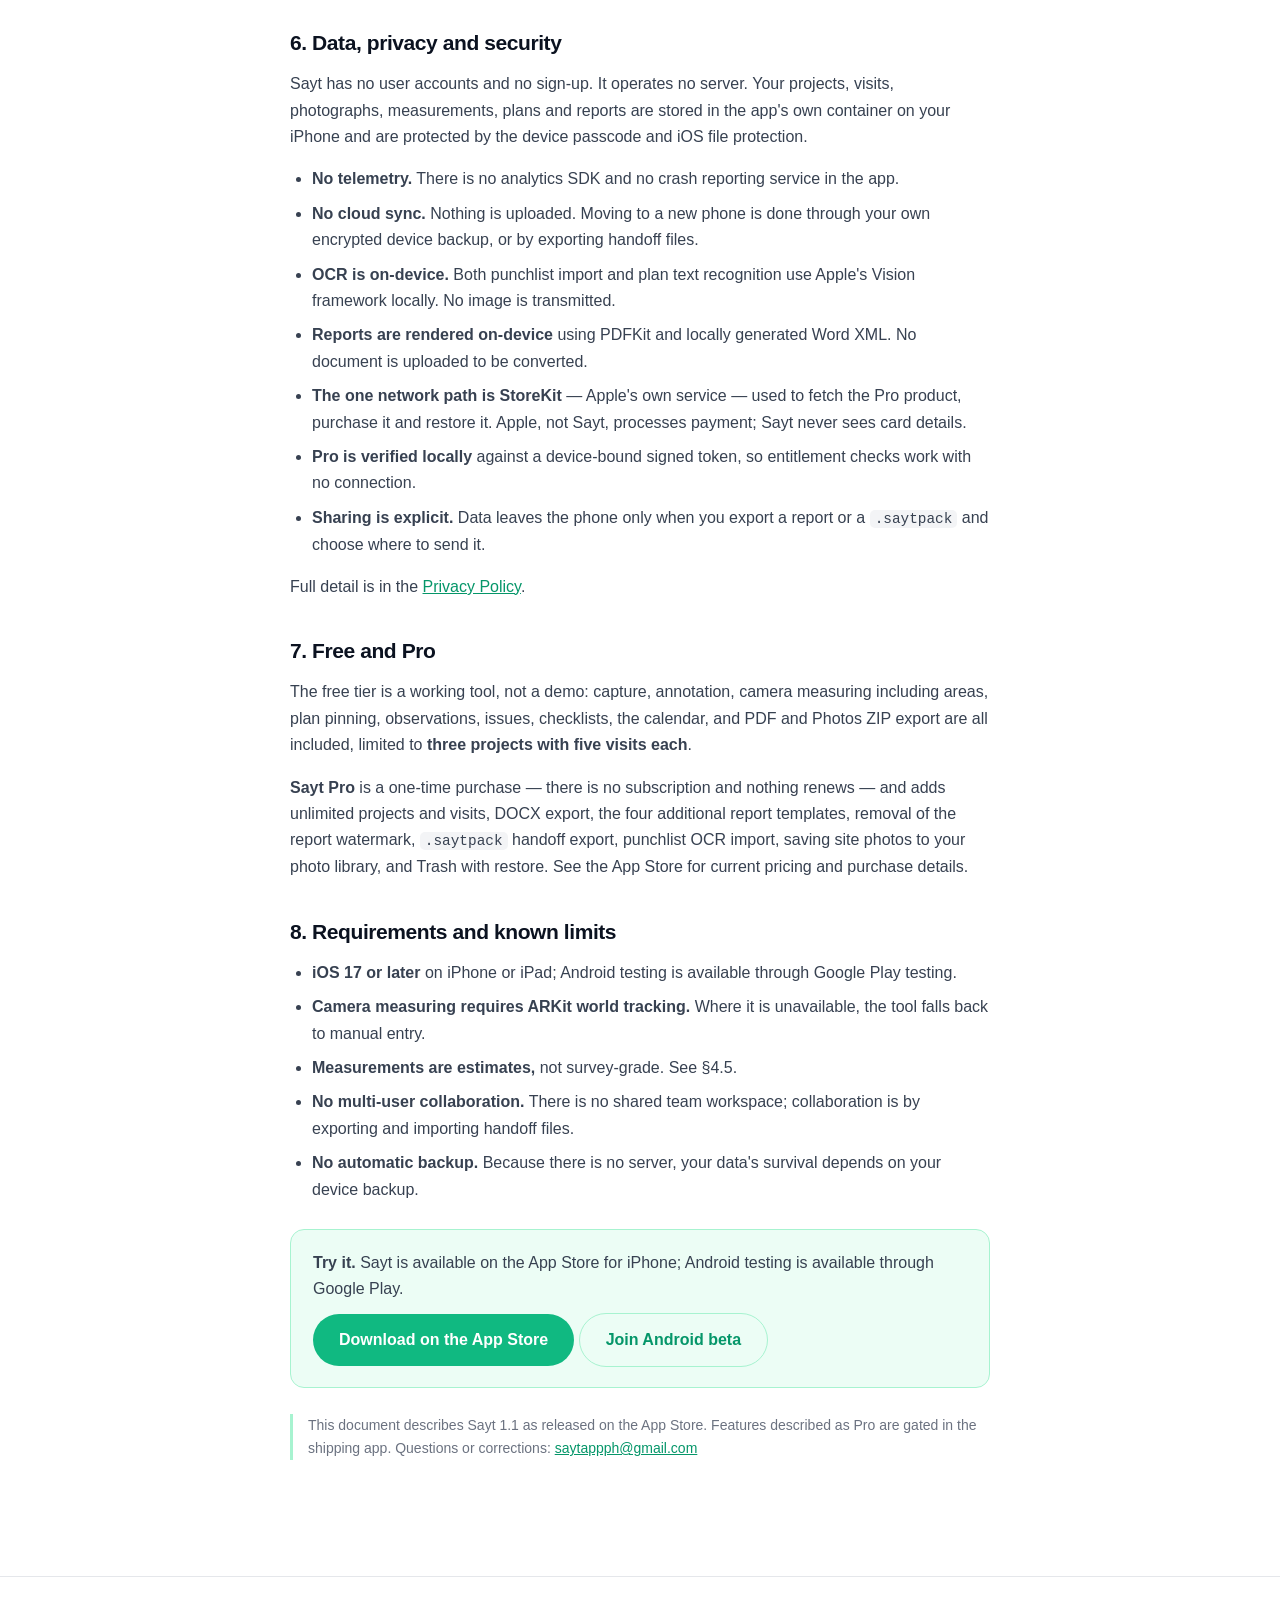
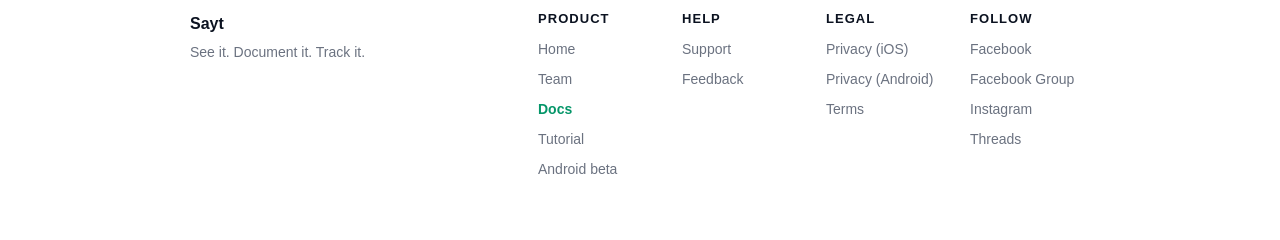
<file: docs.html>
<!DOCTYPE html>
<html lang="en">
<head>
<meta charset="utf-8">
<meta name="viewport" content="width=device-width, initial-scale=1">
<meta http-equiv="Content-Security-Policy" content="default-src 'none'; style-src 'self'; img-src 'self' data:; base-uri 'none'; form-action 'none'; frame-ancestors 'none'">
<meta name="referrer" content="no-referrer">
<title>Documentation — Sayt</title>
<meta name="description" content="A complete technical and functional description of Sayt: how it turns a site walk into a finished report, what it records, how it measures, and why it never sends your data anywhere.">
<link rel="canonical" href="https://sayt-app.store/docs.html">
<link rel="icon" href="assets/img/favicon.png" type="image/png">
<link rel="apple-touch-icon" href="assets/img/logo.png">
<meta name="theme-color" content="#0F172A">
<meta name="robots" content="index, follow, max-image-preview:large, max-snippet:-1">

<!-- Open Graph (Facebook, LinkedIn, Messenger, WhatsApp) -->
<meta property="og:type" content="article">
<meta property="og:site_name" content="Sayt">
<meta property="og:locale" content="en_PH">
<meta property="og:title" content="How Sayt works — Documentation">
<meta property="og:description" content="A complete technical and functional description of Sayt: how it turns a site walk into a finished report, what it records, how it measures, and why it never sends your data anywhere.">
<meta property="og:url" content="https://sayt-app.store/docs.html">
<meta property="og:image" content="https://sayt-app.store/assets/img/og-cover.png">
<meta property="og:image:width" content="1200">
<meta property="og:image:height" content="630">
<meta property="og:image:alt" content="Sayt — stop writing site reports after the visit">

<!-- Twitter / X -->
<meta name="twitter:card" content="summary_large_image">
<meta name="twitter:title" content="How Sayt works — Documentation">
<meta name="twitter:description" content="A complete technical and functional description of Sayt: how it turns a site walk into a finished report, what it records, how it measures, and why it never sends your data anywhere.">
<meta name="twitter:image" content="https://sayt-app.store/assets/img/og-cover.png">
<meta name="twitter:image:alt" content="Sayt — stop writing site reports after the visit">
<link rel="stylesheet" href="assets/style.css">
<script type="application/ld+json">
{
  "@context": "https://schema.org",
  "@type": "TechArticle",
  "headline": "How Sayt works — documentation",
  "description": "How to record a site visit, measure with the camera, pin findings to a plan and export the report in Sayt.",
  "url": "https://sayt-app.store/docs.html",
  "inLanguage": "en",
  "image": "https://sayt-app.store/assets/img/og-cover.png",
  "about": {
    "@type": "SoftwareApplication",
    "name": "Sayt",
    "@id": "https://sayt-app.store/#app"
  },
  "publisher": {
    "@type": "Organization",
    "name": "Sayt",
    "@id": "https://sayt-app.store/#org"
  }
}
</script>
</head>
<body>

<header class="site">
  <div class="wrap">
    <nav aria-label="Main navigation">
      <a class="skip-link" href="#main">Skip to content</a>
      <a class="brand" href="index.html">
        <img src="assets/img/logo.png" alt="" width="32" height="32">
        <span>Sayt</span>
      </a>
      <span class="links">
        <a href="index.html">Home</a>
        <a href="team.html">Team</a>
        <a href="docs.html" aria-current="page">Docs</a>
        <a href="tutorial.html">Tutorial</a>
          <a href="android-beta.html">Android beta</a>
        <a href="support.html">Support</a>
        <a href="privacy.html">Privacy</a>
        <a href="terms.html">Terms</a>
        <a class="cta" href="index.html#beta">Get the app</a>
      </span>
      <input class="nav-toggle" id="nav-toggle" type="checkbox" aria-label="Open navigation menu">
      <label class="menu-button" for="nav-toggle">Menu</label>
      <span class="menu-panel">
          <a href="index.html">Home</a>
          <a href="team.html">Team</a>
          <a href="docs.html" aria-current="page">Docs</a>
          <a href="tutorial.html">Tutorial</a>
          <a href="android-beta.html">Android beta</a>
          <a href="support.html">Support</a>
          <a href="privacy.html">Privacy</a>
          <a href="terms.html">Terms</a>
          <a class="cta" href="index.html#beta">Get the app</a>
      </span>
    </nav>
  </div>
</header>

<main id="main" class="doc">
  <div class="narrow">

  <p class="eyebrow">Whitepaper</p>
  <h1>Sayt: turning the site visit into the report</h1>
  <p class="lede">A complete description of what Sayt records, how it produces a
  report, and the design decisions behind a documentation tool that never sends
  your work anywhere.</p>
  <p class="updated">Version 1.1 · App Store release · Last updated 31 October 2026</p>

  <div class="callout">
    <p><strong>Abstract.</strong> Site professionals do not get paid for walking
    a site. They get paid for the document that comes out of it. Yet the
    document is almost always produced <em>after</em> the visit, from photographs
    stripped of context, notes written in a hurry, and memory. Sayt inverts that
    order: it captures each finding in the structure a report needs — location,
    description, severity, dimensions, position on the plan — so the report is a
    by-product of the walk rather than a second job that evening. Everything runs
    on the device. There is no account, no server and no analytics.</p>
  </div>

  <p><strong>Who this is for.</strong> Anyone whose day ends with a report:
  site and junior engineers, civil and structural engineers, QA/QC checkers,
  foremen, site supervisors and construction managers, architects, safety
  officers, health, sanitary, food safety and fire inspectors, and property
  inspectors and insurance adjusters. Eighteen role profiles change the
  categories, the document title and the wording of the report — see
  <a href="#reference">§4.11</a>.</p>

  <p><strong>New to Sayt?</strong> This page is the full technical reference.
  For a shorter, visual walk-through with real screenshots, see the
  <a href="tutorial.html">step-by-step tutorial</a> instead.</p>

  <h2>Contents</h2>
  <ul>
    <li><a href="#problem">1. The problem</a></li>
    <li><a href="#principles">2. Design principles</a></li>
    <li><a href="#workflow">3. The workflow</a></li>
    <li><a href="#reference">4. Feature reference</a></li>
    <li><a href="#report">5. The report</a></li>
    <li><a href="#privacy">6. Data, privacy and security</a></li>
    <li><a href="#tiers">7. Free and Pro</a></li>
    <li><a href="#limits">8. Requirements and known limits</a></li>
  </ul>

  <!-- 1 --------------------------------------------------------------- -->
  <h2 id="problem">1. The problem</h2>

  <p>A typical site visit produces forty to two hundred photographs, a handful of
  measurements, and a set of judgements that exist only in the inspector's head
  while they are standing in front of the thing being judged. The report is
  assembled hours or days later.</p>

  <p>Three costs follow from that gap:</p>

  <ul>
    <li><strong>Context decays.</strong> A photograph of a crack does not record
    which unit it was in, how long it was, or whether it was worse than last
    month. That information was available on site and was not captured.</li>
    <li><strong>Work is done twice.</strong> The finding is described once
    verbally or in a note, then again in the report, then often a third time in
    an email to the contractor.</li>
    <li><strong>The report is the bottleneck.</strong> Reporting is unpaid
    overtime for many practitioners, and the delay between visit and report is
    the delay before anything on site actually gets fixed.</li>
  </ul>

  <p>Sayt's thesis is narrow: if the capture step is structured correctly, the
  report requires no writing at all.</p>

  <!-- 2 --------------------------------------------------------------- -->
  <h2 id="principles">2. Design principles</h2>

  <h3>2.1 Capture in report shape</h3>
  <p>Every photograph in Sayt is attached to a finding, and every finding carries
  the fields a report section needs: a location, a description, a type, an
  optional category, optional measurements, and an optional position on the floor
  plan. Nothing is a loose image in a camera roll.</p>

  <h3>2.2 Local-first, not offline-tolerant</h3>
  <p>Sayt is not an online product with an offline mode. There is no backend at
  all. Basements, plant rooms, lift shafts and rural sites are ordinary working
  conditions, and a tool that degrades without signal is not usable in them. The
  only network path in the app is Apple's StoreKit, used to buy or restore Pro.</p>

  <h3>2.3 Speak the reader's language</h3>
  <p>A health inspector does not file "observations", they record findings and
  violations. A safety officer records hazards. An adjuster documents damage
  items. Sayt stores one underlying model and renders the vocabulary the
  profession expects, so the output does not read as though it came from a
  generic app.</p>

  <h3>2.4 State uncertainty honestly</h3>
  <p>Camera measurements are estimates. Sayt marks them with <strong>≈</strong>
  everywhere they appear, including in the exported report, and carries the
  disclaimer with them rather than hiding it in a settings screen. A number that
  pretends to more precision than it has is worse than no number.</p>

  <!-- 3 --------------------------------------------------------------- -->
  <h2 id="workflow">3. The workflow</h2>

  <ol>
    <li><strong>Create the project</strong> once — client, site address, project
    type — and optionally import the floor plans.</li>
    <li><strong>Start a visit.</strong> Visits are numbered automatically per
    project, so Visit #4 is unambiguous.</li>
    <li><strong>Walk and capture.</strong> Photograph a finding, annotate it,
    measure it, pin it to the plan, mark it positive, neutral or negative, and
    promote it to a tracked issue if somebody has to act on it.</li>
    <li><strong>Work the checklist</strong> if the visit is a repeat
    inspection.</li>
    <li><strong>Generate the report</strong> before leaving. Choose a format and
    a template, preview it, export it.</li>
    <li><strong>Schedule the next visit</strong> from the same screen.</li>
  </ol>

  <!-- 4 --------------------------------------------------------------- -->
  <h2 id="reference">4. Feature reference</h2>

  <h3>4.1 Projects</h3>
  <p>A project holds a client, a site address, a project type, its floor plans,
  its reusable checklist and all of its visits. Multiple plans are supported —
  one per floor is the common case. Projects can be moved to Trash and restored
  (Pro).</p>

  <h3>4.2 Visits</h3>
  <p>A visit is the unit of work and the unit of reporting. It is numbered
  sequentially within its project, dated, and holds the photographs,
  observations, issues and checklist results recorded that day.</p>

  <h3>4.3 Photo capture and annotation</h3>
  <p>Photographs are taken inside the visit, not imported afterwards. They can be
  annotated with arrows, boxes and text, and given a quick note. A camera level
  overlay helps square up elevation shots and can be turned off. Images are
  written to the app's own storage on the device.</p>

  <h3>4.4 Observations and issues</h3>
  <p>An <strong>observation</strong> is something you saw. An <strong>issue</strong>
  is something that has to be fixed and therefore has a life beyond this visit.
  Observations are typed <em>positive</em>, <em>neutral</em> or <em>negative</em>
  and may carry a location and a category. An observation can be promoted to an
  issue, which then carries a status, a timeline of events across visits, and
  verification photographs when it is re-checked — which is what makes a
  follow-up report possible.</p>

  <h3>4.5 Measurements</h3>
  <p>Tap <strong>Measure</strong> on a finding to size it with the camera using
  ARKit, or <strong>Enter measurement</strong> to type a figure you already know.
  Measurements are stored against the finding, labelled, and carried into the
  report.</p>
  <ul>
    <li><strong>Lengths</strong> — a single span such as a ceiling height or a
    crack.</li>
    <li><strong>Areas</strong> — chain segments and close the shape, and Sayt
    reports the area it encloses.</li>
    <li><strong>Units</strong> — metric or imperial, switched at any time. The
    stored value never changes; only its presentation does, so a file exported in
    one region reads correctly in another.</li>
    <li><strong>Source</strong> — camera-derived values are annotated with
    <strong>≈</strong>; manually entered values are not.</li>
  </ul>
  <p>On a device where ARKit world tracking is unavailable, the measure tool
  falls back to manual entry rather than failing.</p>
  <p><strong>LiDAR.</strong> Sayt detects LiDAR-equipped iPhones and enables
  scene reconstruction, so the measurement is raycast against a mesh of the real
  surface instead of an estimated plane. This is materially more accurate on
  irregular surfaces — rubble, render, damaged masonry — where a flat-plane
  estimate is wrong. LiDAR is not required; without it Sayt measures against
  detected horizontal and vertical planes.</p>
  <div class="callout">
    <p><strong>Stated in the app, and worth repeating here:</strong> camera
    measurements are digitally estimated and can vary by a few centimetres. Check
    critical dimensions with a tape.</p>
  </div>

  <h3>4.6 Site plans and pinning</h3>
  <p>Plans are imported per project, either with the document scanner or from
  Photos, and stored as images on the device. Opening a finding shows the plan;
  tapping it drops a pin at that point, and tapping again moves it. Pin positions
  are stored proportionally, so they stay correct at any zoom or export size.
  Sayt also reads text from the plan and can offer the nearest label as the
  finding's location, which you accept or ignore.</p>

  <h3>4.7 Checklists</h3>
  <p>A project's checklist is authored once and reused by every visit. Each item
  cycles <em>pending → OK → Fail → N/A</em>, takes a note, and can hold
  photographs as evidence. Results appear in the report as a section.</p>

  <h3>4.8 Calendar and scheduling</h3>
  <p>The home screen shows a month calendar with the days you documented
  something marked, and tapping a day shows what happened on it — which is how
  you evidence progress to a client. Visits can be scheduled with a recurrence of
  <em>daily</em>, <em>weekly</em>, <em>fortnightly</em> or <em>monthly</em>, an
  end date, a note, and a reminder a chosen number of minutes beforehand.
  Reminders are local notifications generated on the device.</p>

  <h3>4.9 Punchlist OCR import <em>(Pro)</em></h3>
  <p>Clients and head offices send punchlists as photographs, scans and printed
  tables. Sayt scans or picks such an image, extracts the line items with Apple's
  Vision framework <strong>entirely on the device</strong>, and shows them for
  review. Numbered lists (<code>1.</code>, <code>1)</code>, <code>(1)</code>),
  bulleted lists (<code>•</code>, <code>-</code>, <code>*</code>, <code>◦</code>)
  and loose lines are all recognised, and detected column headers are separated
  out so they are not imported as tasks. You confirm or edit each line, then send
  them to the pre-visit checklist or import them as punchlist issues.</p>

  <h3>4.10 Handoff</h3>
  <p>A visit or a whole project can be exported as a single <code>.saytpack</code>
  file containing a manifest and the photographs, and sent to a colleague by any
  means you like. On import it merges rather than duplicates: projects are matched
  by identity and then by name and address, visits and findings are matched by
  identity, an already-imported visit is refused, and visit numbers are
  renumbered locally to avoid collisions. Exporting handoff files is a Pro
  capability.</p>

  <h3>4.11 Professions and vocabulary</h3>
  <p>Setting your profession changes the wording throughout the app and the
  report. Eighteen profiles are available, including architect, project
  architect, civil, structural, electrical, mechanical and sanitary engineer,
  contractor, site supervisor, construction manager, health inspector, food
  safety officer, sanitary inspector, fire marshal, safety officer, property
  inspector and insurance adjuster.</p>

  <div class="vocab">
    <div><strong>Construction roles</strong><span>Site Inspection Report · Observations · Issues</span></div>
    <div><strong>Health &amp; sanitation</strong><span>Health &amp; Sanitation Inspection Report · Findings · Violations</span></div>
    <div><strong>Food safety</strong><span>Food Safety Inspection Report · Findings · Violations</span></div>
    <div><strong>Fire</strong><span>Fire Safety Inspection Report · Findings · Violations</span></div>
    <div><strong>Safety</strong><span>Safety Inspection Report · Observations · Hazards</span></div>
    <div><strong>Property</strong><span>Property Condition Report · Condition Notes · Defects</span></div>
    <div><strong>Insurance</strong><span>Loss Assessment Report · Damage Assessment · Damage Items</span></div>
  </div>

  <!-- 5 --------------------------------------------------------------- -->
  <h2 id="report">5. The report</h2>

  <p>This is the output the rest of the app exists to produce.</p>

  <h3>5.1 Formats</h3>
  <ul>
    <li><strong>PDF</strong> — the recommended format; ready to send.</li>
    <li><strong>DOCX</strong> — editable in Word or Pages, for practices that
    must deliver on their own template. <em>Pro.</em></li>
    <li><strong>Photos (ZIP)</strong> — the original images at full quality.</li>
  </ul>

  <h3>5.2 Templates</h3>
  <ul>
    <li><strong>Standard</strong> — balanced professional layout, the default.</li>
    <li><strong>Executive</strong> — client-facing: larger photographs, softer
    typography, technical detail rows hidden.</li>
    <li><strong>Progress</strong> — photo-led progress documentation with minimal
    text.</li>
    <li><strong>Inspection</strong> — emphasises issues, follow-ups and
    before/after evidence.</li>
    <li><strong>Minimal</strong> — text-heavy architecture-office style, no
    accent bars or cards.</li>
    <li><strong>Punchlist table</strong> — compact numbered
    <em>No. | Name | Description</em> table with one or two photographs per row,
    matching typical QA/QC and DPWH tabulation.</li>
  </ul>
  <p>The standard template is free. The additional templates are unlocked with
  Pro.</p>

  <h3>5.3 Structure</h3>
  <p>A generated report runs in this order: branded header, project and visit
  details, measurements, observations, follow-up issues with their verification
  evidence, new issues raised this visit, a visit summary, the pre-visit
  checklist results, and a signature block.</p>

  <h3>5.4 Branding</h3>
  <p>The header and signature block are drawn from your professional profile —
  logo, professional name, company, licence and PTR numbers, email, phone,
  office address and signature image — and each element can be shown or hidden.
  Page numbering is optional. Free reports carry a "Generated with Sayt"
  attribution; Pro can turn it off.</p>

  <!-- 6 --------------------------------------------------------------- -->
  <h2 id="privacy">6. Data, privacy and security</h2>

  <p>Sayt has no user accounts and no sign-up. It operates no server. Your
  projects, visits, photographs, measurements, plans and reports are stored in
  the app's own container on your iPhone and are protected by the device
  passcode and iOS file protection.</p>

  <ul>
    <li><strong>No telemetry.</strong> There is no analytics SDK and no crash
    reporting service in the app.</li>
    <li><strong>No cloud sync.</strong> Nothing is uploaded. Moving to a new
    phone is done through your own encrypted device backup, or by exporting
    handoff files.</li>
    <li><strong>OCR is on-device.</strong> Both punchlist import and plan text
    recognition use Apple's Vision framework locally. No image is transmitted.</li>
    <li><strong>Reports are rendered on-device</strong> using PDFKit and locally
    generated Word XML. No document is uploaded to be converted.</li>
    <li><strong>The one network path is StoreKit</strong> — Apple's own service —
    used to fetch the Pro product, purchase it and restore it. Apple, not Sayt,
    processes payment; Sayt never sees card details.</li>
    <li><strong>Pro is verified locally</strong> against a device-bound signed
    token, so entitlement checks work with no connection.</li>
    <li><strong>Sharing is explicit.</strong> Data leaves the phone only when you
    export a report or a <code>.saytpack</code> and choose where to send it.</li>
  </ul>

  <p>Full detail is in the <a href="privacy.html">Privacy Policy</a>.</p>

  <!-- 7 --------------------------------------------------------------- -->
  <h2 id="tiers">7. Free and Pro</h2>

  <p>The free tier is a working tool, not a demo: capture, annotation, camera
  measuring including areas, plan pinning, observations, issues, checklists, the
  calendar, and PDF and Photos ZIP export are all included, limited to
  <strong>three projects with five visits each</strong>.</p>

  <p><strong>Sayt Pro</strong> is a one-time purchase — there is no subscription
  and nothing renews — and adds unlimited projects and visits, DOCX export, the
  four additional report templates, removal of the report watermark,
  <code>.saytpack</code> handoff export, punchlist OCR import, saving site photos
  to your photo library, and Trash with restore. See the App Store for current
  pricing and purchase details.</p>

  <!-- 8 --------------------------------------------------------------- -->
  <h2 id="limits">8. Requirements and known limits</h2>

  <ul>
    <li><strong>iOS 17 or later</strong> on iPhone or iPad; Android testing is
    available through Google Play testing.</li>
    <li><strong>Camera measuring requires ARKit world tracking.</strong> Where it
    is unavailable, the tool falls back to manual entry.</li>
    <li><strong>Measurements are estimates,</strong> not survey-grade. See
    §4.5.</li>
    <li><strong>No multi-user collaboration.</strong> There is no shared team
    workspace; collaboration is by exporting and importing handoff files.</li>
    <li><strong>No automatic backup.</strong> Because there is no server, your
    data's survival depends on your device backup.</li>
  </ul>

  <div class="callout">
    <p><strong>Try it.</strong> Sayt is available on the App Store for iPhone;
    Android testing is available through Google Play.</p>
    <p class="mt-s">
      <a class="btn" href="https://apps.apple.com/app/sayt/id6809659402" rel="noopener noreferrer">Download on the App Store</a>
      <a class="btn ghost" href="android-beta.html">Join Android beta</a>
    </p>
  </div>

  <p class="note">This document describes Sayt 1.1 as released on the App Store.
  Features described as Pro are gated in the shipping app. Questions or
  corrections: <a href="mailto:saytappph@gmail.com?subject=Sayt%20documentation">saytappph@gmail.com</a></p>

  </div>
</main>

<footer class="site">
  <div class="wrap footer-grid">
    <div class="footer-brand">
      <strong>Sayt</strong>
      <span>See it. Document it. Track it.</span>
    </div>
      <div class="footer-group">
        <h2>Product</h2>
          <a href="index.html">Home</a>
          <a href="team.html">Team</a>
          <a href="docs.html" aria-current="page">Docs</a>
          <a href="tutorial.html">Tutorial</a>
          <a href="android-beta.html">Android beta</a>
      </div>
      <div class="footer-group">
        <h2>Help</h2>
          <a href="support.html">Support</a>
          <a href="index.html#feedback">Feedback</a>
      </div>
      <div class="footer-group">
        <h2>Legal</h2>
          <a href="privacy.html">Privacy (iOS)</a>
          <a href="privacy-android.html">Privacy (Android)</a>
          <a href="terms.html">Terms</a>
      </div>
      <div class="footer-group">
        <h2>Follow</h2>
          <a href="https://www.facebook.com/share/1BxzhzaRKg/?mibextid=wwXIfr" target="_blank" rel="noopener noreferrer">Facebook</a>
          <a href="https://www.facebook.com/share/g/1BvAk79CXR/?mibextid=wwXIfr" target="_blank" rel="noopener noreferrer">Facebook Group</a>
          <a href="https://www.instagram.com/reel/DdNikRHTqJE/?stkn=MTcxb2F4czk1YzZhcQ==" target="_blank" rel="noopener noreferrer">Instagram</a>
          <a href="https://www.threads.com/share/BAqm3SFzFO/" target="_blank" rel="noopener noreferrer">Threads</a>
      </div>
  </div>
</footer>

</body>
</html>
</file>
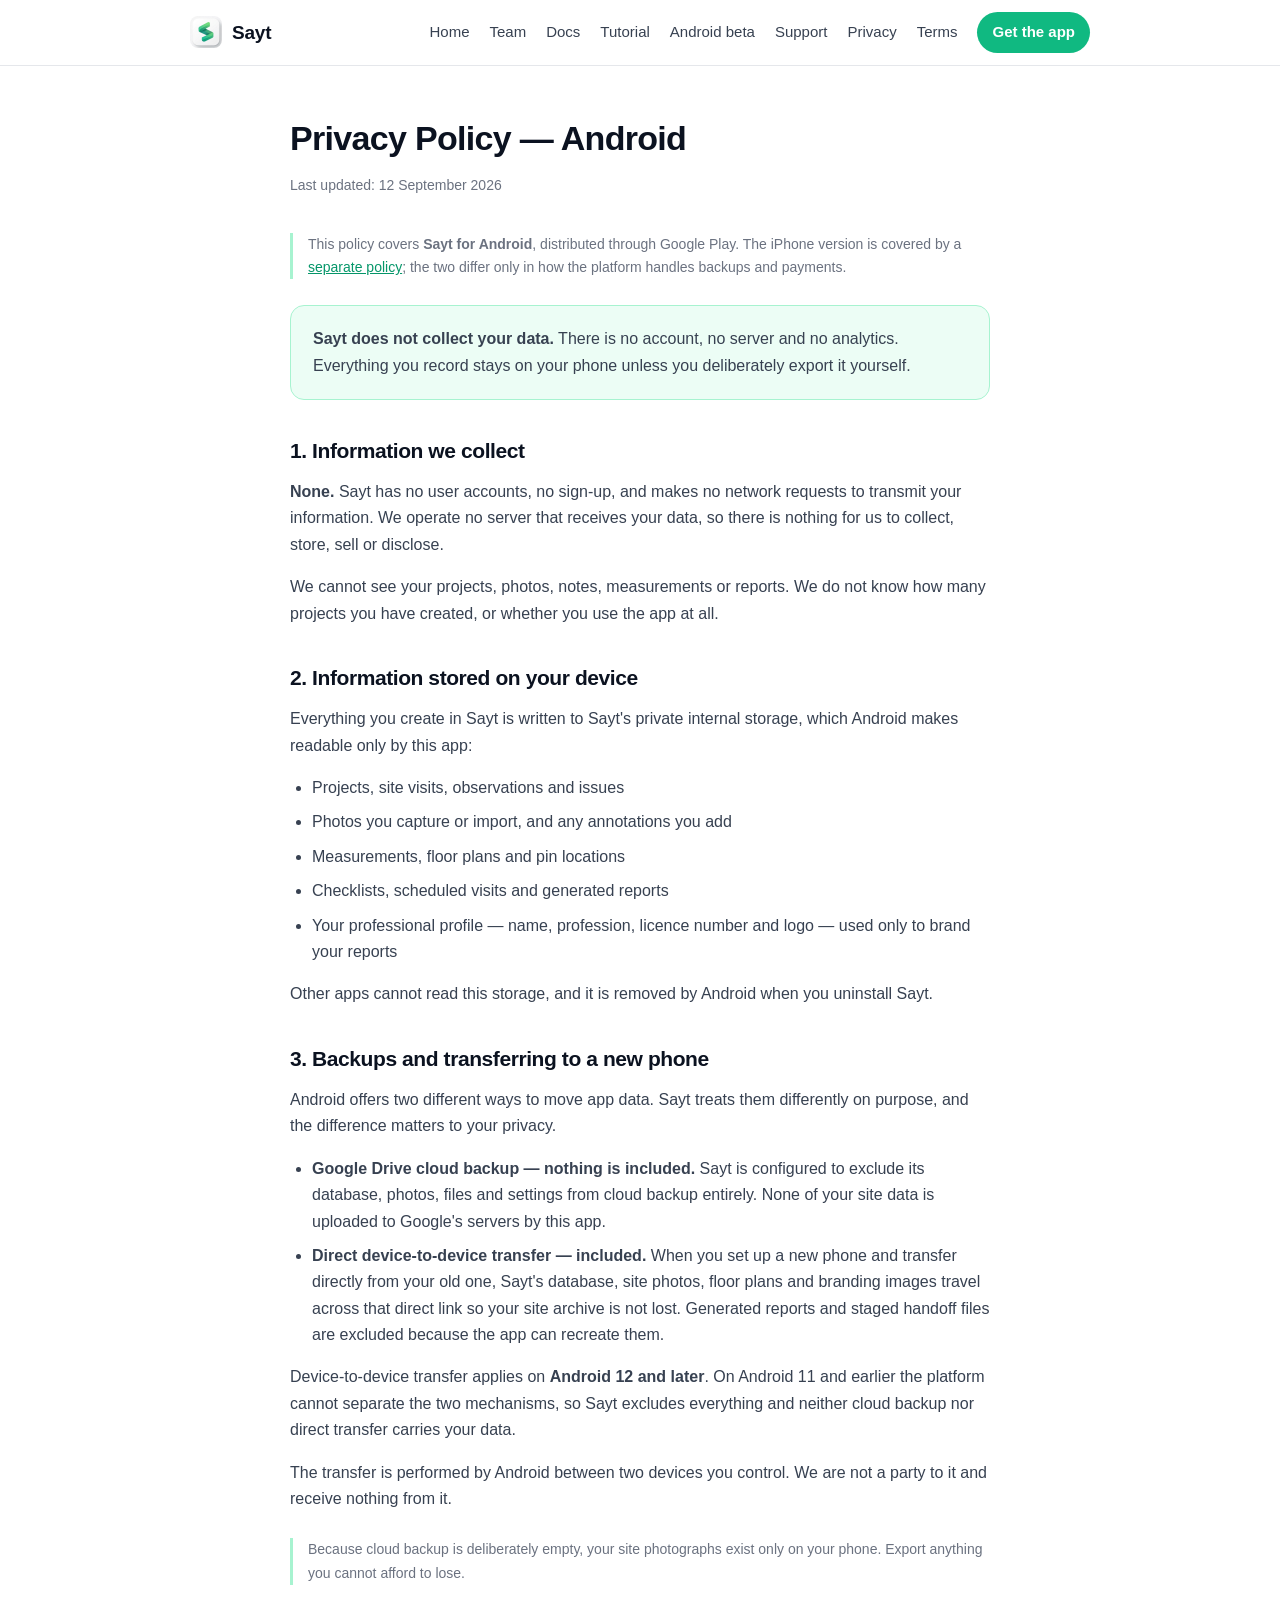
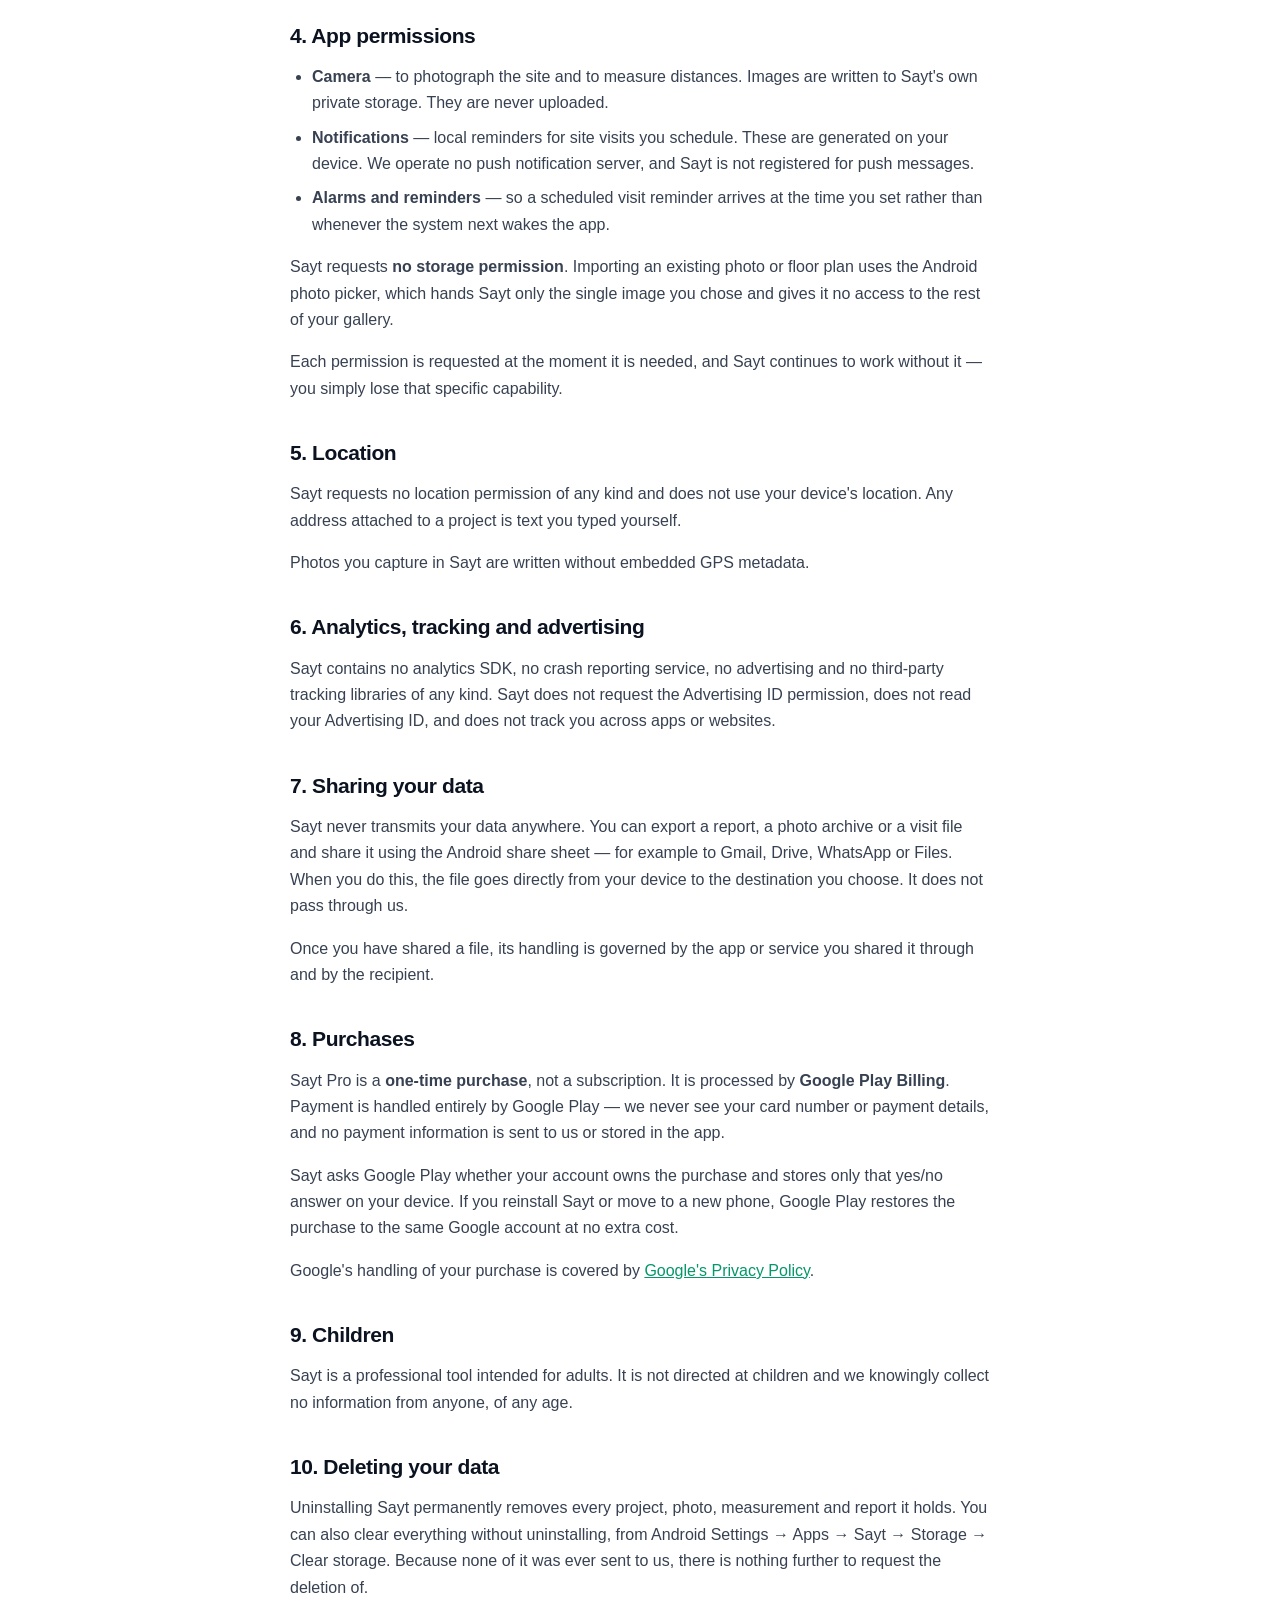
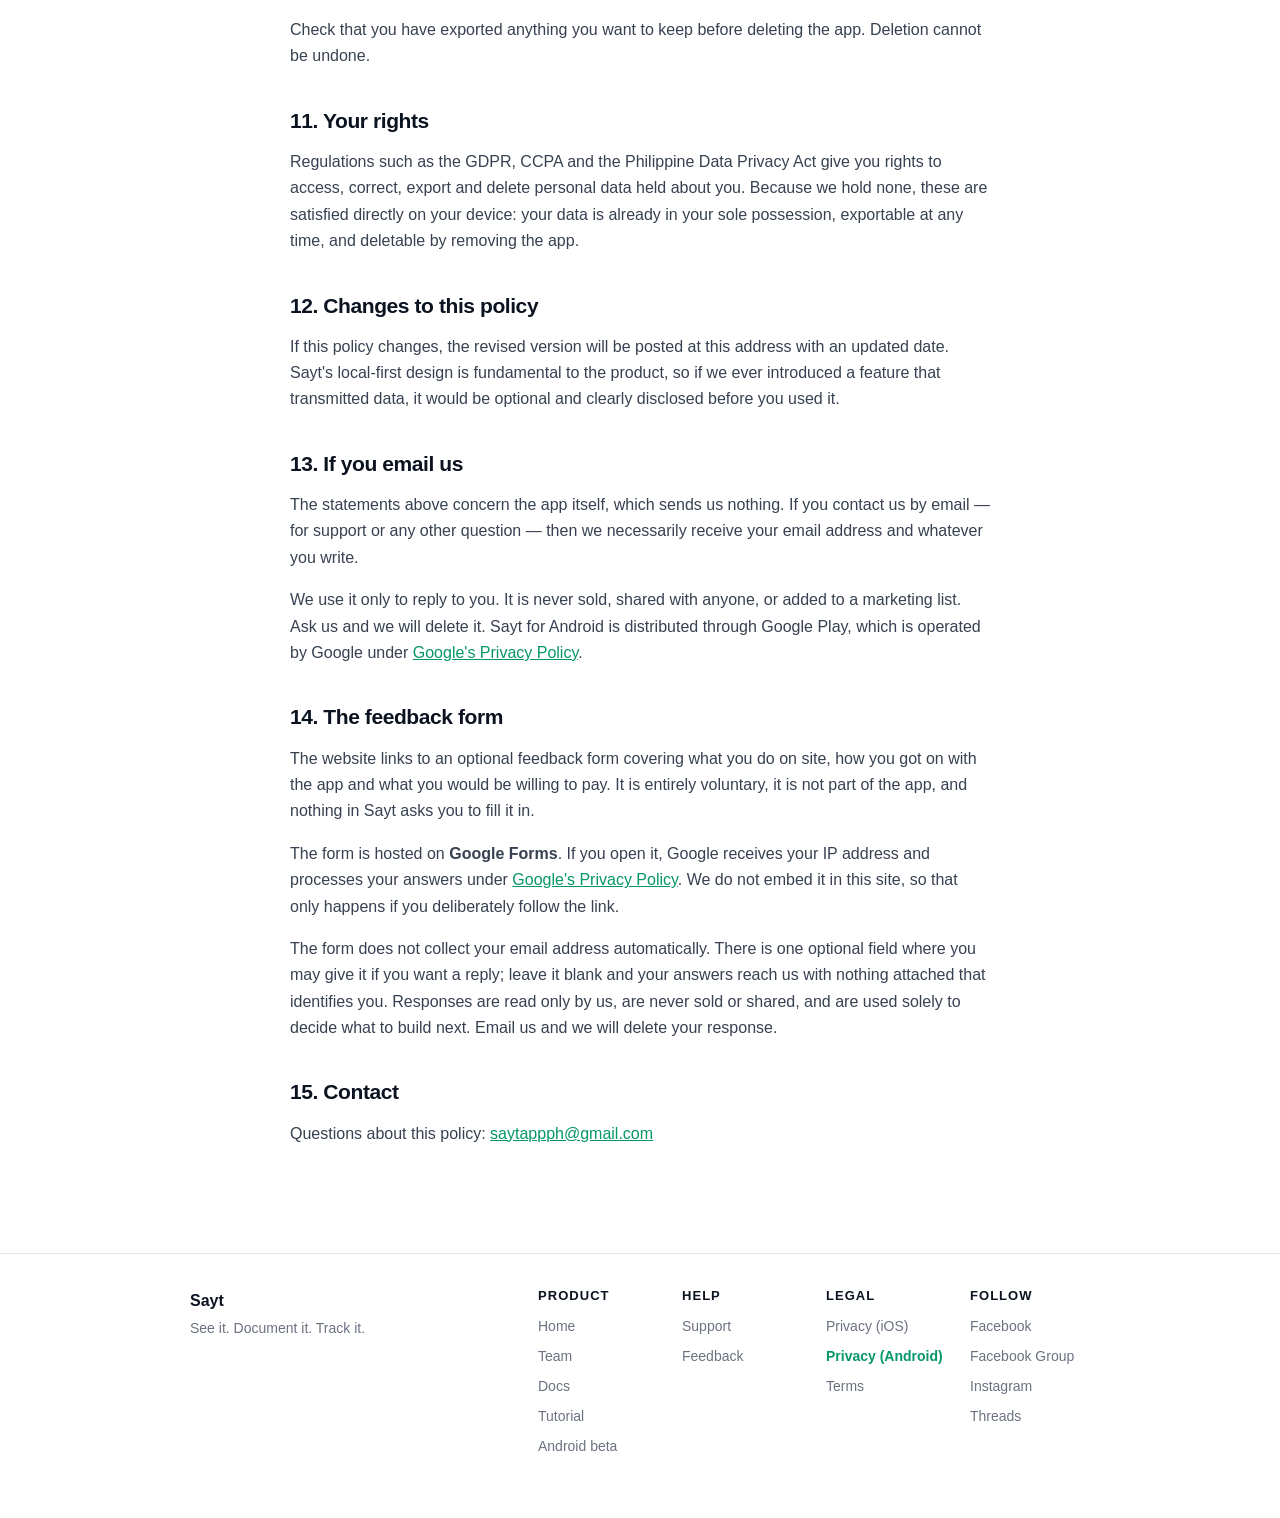
<file: privacy-android.html>
<!DOCTYPE html>
<html lang="en">
<head>
<meta charset="utf-8">
<meta name="viewport" content="width=device-width, initial-scale=1">
<meta http-equiv="Content-Security-Policy" content="default-src 'none'; style-src 'self'; img-src 'self' data:; base-uri 'none'; form-action 'none'; frame-ancestors 'none'">
<meta name="referrer" content="no-referrer">
<title>Privacy Policy (Android) — Sayt</title>
<meta name="description" content="Sayt for Android collects no data. No account, no server, no analytics. Nothing is uploaded to Google Drive cloud backup.">
<link rel="canonical" href="https://sayt-app.store/privacy-android.html">
<link rel="icon" href="assets/img/favicon.png" type="image/png">
<link rel="apple-touch-icon" href="assets/img/logo.png">
<meta name="theme-color" content="#0F172A">
<meta name="robots" content="index, follow, max-image-preview:large, max-snippet:-1">

<!-- Open Graph (Facebook, LinkedIn, Messenger, WhatsApp) -->
<meta property="og:type" content="website">
<meta property="og:site_name" content="Sayt">
<meta property="og:locale" content="en_PH">
<meta property="og:title" content="Privacy Policy (Android) — Sayt">
<meta property="og:description" content="Sayt for Android collects no data. No account, no server, no analytics. Nothing is uploaded to Google Drive cloud backup.">
<meta property="og:url" content="https://sayt-app.store/privacy-android.html">
<meta property="og:image" content="https://sayt-app.store/assets/img/og-cover.png">
<meta property="og:image:width" content="1200">
<meta property="og:image:height" content="630">
<meta property="og:image:alt" content="Sayt — stop writing site reports after the visit">

<!-- Twitter / X -->
<meta name="twitter:card" content="summary_large_image">
<meta name="twitter:title" content="Privacy Policy (Android) — Sayt">
<meta name="twitter:description" content="Sayt for Android collects no data. No account, no server, no analytics. Nothing is uploaded to Google Drive cloud backup.">
<meta name="twitter:image" content="https://sayt-app.store/assets/img/og-cover.png">
<meta name="twitter:image:alt" content="Sayt — stop writing site reports after the visit">
<link rel="stylesheet" href="assets/style.css">
</head>
<body>

<header class="site">
  <div class="wrap">
    <nav aria-label="Main navigation">
      <a class="skip-link" href="#main">Skip to content</a>
      <a class="brand" href="index.html">
        <img src="assets/img/logo.png" alt="" width="32" height="32">
        <span>Sayt</span>
      </a>
      <span class="links">
        <a href="index.html">Home</a>
        <a href="team.html">Team</a>
        <a href="docs.html">Docs</a>
        <a href="tutorial.html">Tutorial</a>
          <a href="android-beta.html">Android beta</a>
        <a href="support.html">Support</a>
        <a href="privacy.html">Privacy</a>
        <a href="terms.html">Terms</a>
        <a class="cta" href="index.html#beta">Get the app</a>
      </span>
      <input class="nav-toggle" id="nav-toggle" type="checkbox" aria-label="Open navigation menu">
      <label class="menu-button" for="nav-toggle">Menu</label>
      <span class="menu-panel">
          <a href="index.html">Home</a>
          <a href="team.html">Team</a>
          <a href="docs.html">Docs</a>
          <a href="tutorial.html">Tutorial</a>
          <a href="android-beta.html">Android beta</a>
          <a href="support.html">Support</a>
          <a href="privacy.html">Privacy</a>
          <a href="terms.html">Terms</a>
          <a class="cta" href="index.html#beta">Get the app</a>
      </span>
    </nav>
  </div>
</header>

<main id="main" class="doc">
  <div class="narrow">
<h1>Privacy Policy — Android</h1>
  <p class="updated">Last updated: 12 September 2026</p>

  <p class="note">This policy covers <strong>Sayt for Android</strong>,
  distributed through Google Play. The iPhone version is covered by a
  <a href="privacy.html">separate policy</a>; the two differ only in how the
  platform handles backups and payments.</p>

  <div class="callout">
    <p><strong>Sayt does not collect your data.</strong> There is no account, no
    server and no analytics. Everything you record stays on your phone unless
    you deliberately export it yourself.</p>
  </div>

  <h2>1. Information we collect</h2>
  <p><strong>None.</strong> Sayt has no user accounts, no sign-up, and makes no
  network requests to transmit your information. We operate no server that
  receives your data, so there is nothing for us to collect, store, sell or
  disclose.</p>
  <p>We cannot see your projects, photos, notes, measurements or reports. We do
  not know how many projects you have created, or whether you use the app at
  all.</p>

  <h2>2. Information stored on your device</h2>
  <p>Everything you create in Sayt is written to Sayt's private internal
  storage, which Android makes readable only by this app:</p>
  <ul>
    <li>Projects, site visits, observations and issues</li>
    <li>Photos you capture or import, and any annotations you add</li>
    <li>Measurements, floor plans and pin locations</li>
    <li>Checklists, scheduled visits and generated reports</li>
    <li>Your professional profile — name, profession, licence number and logo —
        used only to brand your reports</li>
  </ul>
  <p>Other apps cannot read this storage, and it is removed by Android when you
  uninstall Sayt.</p>

  <h2>3. Backups and transferring to a new phone</h2>
  <p>Android offers two different ways to move app data. Sayt treats them
  differently on purpose, and the difference matters to your privacy.</p>
  <ul>
    <li><strong>Google Drive cloud backup — nothing is included.</strong> Sayt
        is configured to exclude its database, photos, files and settings from
        cloud backup entirely. None of your site data is uploaded to Google's
        servers by this app.</li>
    <li><strong>Direct device-to-device transfer — included.</strong> When you
        set up a new phone and transfer directly from your old one, Sayt's
        database, site photos, floor plans and branding images travel across
        that direct link so your site archive is not lost. Generated reports and
        staged handoff files are excluded because the app can recreate them.</li>
  </ul>
  <p>Device-to-device transfer applies on <strong>Android 12 and later</strong>.
  On Android 11 and earlier the platform cannot separate the two mechanisms, so
  Sayt excludes everything and neither cloud backup nor direct transfer carries
  your data.</p>
  <p>The transfer is performed by Android between two devices you control. We
  are not a party to it and receive nothing from it.</p>
  <p class="note">Because cloud backup is deliberately empty, your site
  photographs exist only on your phone. Export anything you cannot afford to
  lose.</p>

  <h2>4. App permissions</h2>
  <ul>
    <li><strong>Camera</strong> — to photograph the site and to measure
        distances. Images are written to Sayt's own private storage. They are
        never uploaded.</li>
    <li><strong>Notifications</strong> — local reminders for site visits you
        schedule. These are generated on your device. We operate no push
        notification server, and Sayt is not registered for push messages.</li>
    <li><strong>Alarms and reminders</strong> — so a scheduled visit reminder
        arrives at the time you set rather than whenever the system next wakes
        the app.</li>
  </ul>
  <p>Sayt requests <strong>no storage permission</strong>. Importing an existing
  photo or floor plan uses the Android photo picker, which hands Sayt only the
  single image you chose and gives it no access to the rest of your gallery.</p>
  <p>Each permission is requested at the moment it is needed, and Sayt continues
  to work without it — you simply lose that specific capability.</p>

  <h2>5. Location</h2>
  <p>Sayt requests no location permission of any kind and does not use your
  device's location. Any address attached to a project is text you typed
  yourself.</p>
  <p>Photos you capture in Sayt are written without embedded GPS metadata.</p>

  <h2>6. Analytics, tracking and advertising</h2>
  <p>Sayt contains no analytics SDK, no crash reporting service, no advertising
  and no third-party tracking libraries of any kind. Sayt does not request the
  Advertising ID permission, does not read your Advertising ID, and does not
  track you across apps or websites.</p>

  <h2>7. Sharing your data</h2>
  <p>Sayt never transmits your data anywhere. You can export a report, a photo
  archive or a visit file and share it using the Android share sheet — for
  example to Gmail, Drive, WhatsApp or Files. When you do this, the file goes
  directly from your device to the destination you choose. It does not pass
  through us.</p>
  <p>Once you have shared a file, its handling is governed by the app or service
  you shared it through and by the recipient.</p>

  <h2>8. Purchases</h2>
  <p>Sayt Pro is a <strong>one-time purchase</strong>, not a subscription. It is
  processed by <strong>Google Play Billing</strong>. Payment is handled entirely
  by Google Play — we never see your card number or payment details, and no
  payment information is sent to us or stored in the app.</p>
  <p>Sayt asks Google Play whether your account owns the purchase and stores
  only that yes/no answer on your device. If you reinstall Sayt or move to a new
  phone, Google Play restores the purchase to the same Google account at no
  extra cost.</p>
  <p>Google's handling of your purchase is covered by
  <a href="https://policies.google.com/privacy" rel="noopener noreferrer">Google's Privacy Policy</a>.</p>

  <h2>9. Children</h2>
  <p>Sayt is a professional tool intended for adults. It is not directed at
  children and we knowingly collect no information from anyone, of any age.</p>

  <h2>10. Deleting your data</h2>
  <p>Uninstalling Sayt permanently removes every project, photo, measurement and
  report it holds. You can also clear everything without uninstalling, from
  Android Settings → Apps → Sayt → Storage → Clear storage. Because none of it
  was ever sent to us, there is nothing further to request the deletion of.</p>
  <p>Check that you have exported anything you want to keep before deleting the
  app. Deletion cannot be undone.</p>

  <h2>11. Your rights</h2>
  <p>Regulations such as the GDPR, CCPA and the Philippine Data Privacy Act give
  you rights to access, correct, export and delete personal data held about you.
  Because we hold none, these are satisfied directly on your device: your data
  is already in your sole possession, exportable at any time, and deletable by
  removing the app.</p>

  <h2>12. Changes to this policy</h2>
  <p>If this policy changes, the revised version will be posted at this address
  with an updated date. Sayt's local-first design is fundamental to the product,
  so if we ever introduced a feature that transmitted data, it would be optional
  and clearly disclosed before you used it.</p>

  <h2>13. If you email us</h2>
  <p>The statements above concern the app itself, which sends us nothing. If you
  contact us by email — for support or any other question — then we necessarily
  receive your email address and whatever you write.</p>
  <p>We use it only to reply to you. It is never sold, shared with anyone, or
  added to a marketing list. Ask us and we will delete it. Sayt for Android is
  distributed through Google Play, which is operated by Google under
  <a href="https://policies.google.com/privacy" rel="noopener noreferrer">Google's Privacy Policy</a>.</p>

  <h2>14. The feedback form</h2>
  <p>The website links to an optional feedback form covering what you do on
  site, how you got on with the app and what you would be willing to pay. It is
  entirely voluntary, it is not part of the app, and nothing in Sayt asks you to
  fill it in.</p>
  <p>The form is hosted on <strong>Google Forms</strong>. If you open it, Google
  receives your IP address and processes your answers under
  <a href="https://policies.google.com/privacy" rel="noopener noreferrer">Google's Privacy Policy</a>.
  We do not embed it in this site, so that only happens if you deliberately
  follow the link.</p>
  <p>The form does not collect your email address automatically. There is one
  optional field where you may give it if you want a reply; leave it blank and
  your answers reach us with nothing attached that identifies you. Responses are
  read only by us, are never sold or shared, and are used solely to decide what
  to build next. Email us and we will delete your response.</p>

  <h2>15. Contact</h2>
  <p>Questions about this policy:
  <a href="mailto:saytappph@gmail.com">saytappph@gmail.com</a></p>
  </div>
</main>

<footer class="site">
  <div class="wrap footer-grid">
    <div class="footer-brand">
      <strong>Sayt</strong>
      <span>See it. Document it. Track it.</span>
    </div>
      <div class="footer-group">
        <h2>Product</h2>
          <a href="index.html">Home</a>
          <a href="team.html">Team</a>
          <a href="docs.html">Docs</a>
          <a href="tutorial.html">Tutorial</a>
          <a href="android-beta.html">Android beta</a>
      </div>
      <div class="footer-group">
        <h2>Help</h2>
          <a href="support.html">Support</a>
          <a href="index.html#feedback">Feedback</a>
      </div>
      <div class="footer-group">
        <h2>Legal</h2>
          <a href="privacy.html">Privacy (iOS)</a>
          <a href="privacy-android.html" aria-current="page">Privacy (Android)</a>
          <a href="terms.html">Terms</a>
      </div>
      <div class="footer-group">
        <h2>Follow</h2>
          <a href="https://www.facebook.com/share/1BxzhzaRKg/?mibextid=wwXIfr" target="_blank" rel="noopener noreferrer">Facebook</a>
          <a href="https://www.facebook.com/share/g/1BvAk79CXR/?mibextid=wwXIfr" target="_blank" rel="noopener noreferrer">Facebook Group</a>
          <a href="https://www.instagram.com/reel/DdNikRHTqJE/?stkn=MTcxb2F4czk1YzZhcQ==" target="_blank" rel="noopener noreferrer">Instagram</a>
          <a href="https://www.threads.com/share/BAqm3SFzFO/" target="_blank" rel="noopener noreferrer">Threads</a>
      </div>
  </div>
</footer>

</body>
</html>
</file>
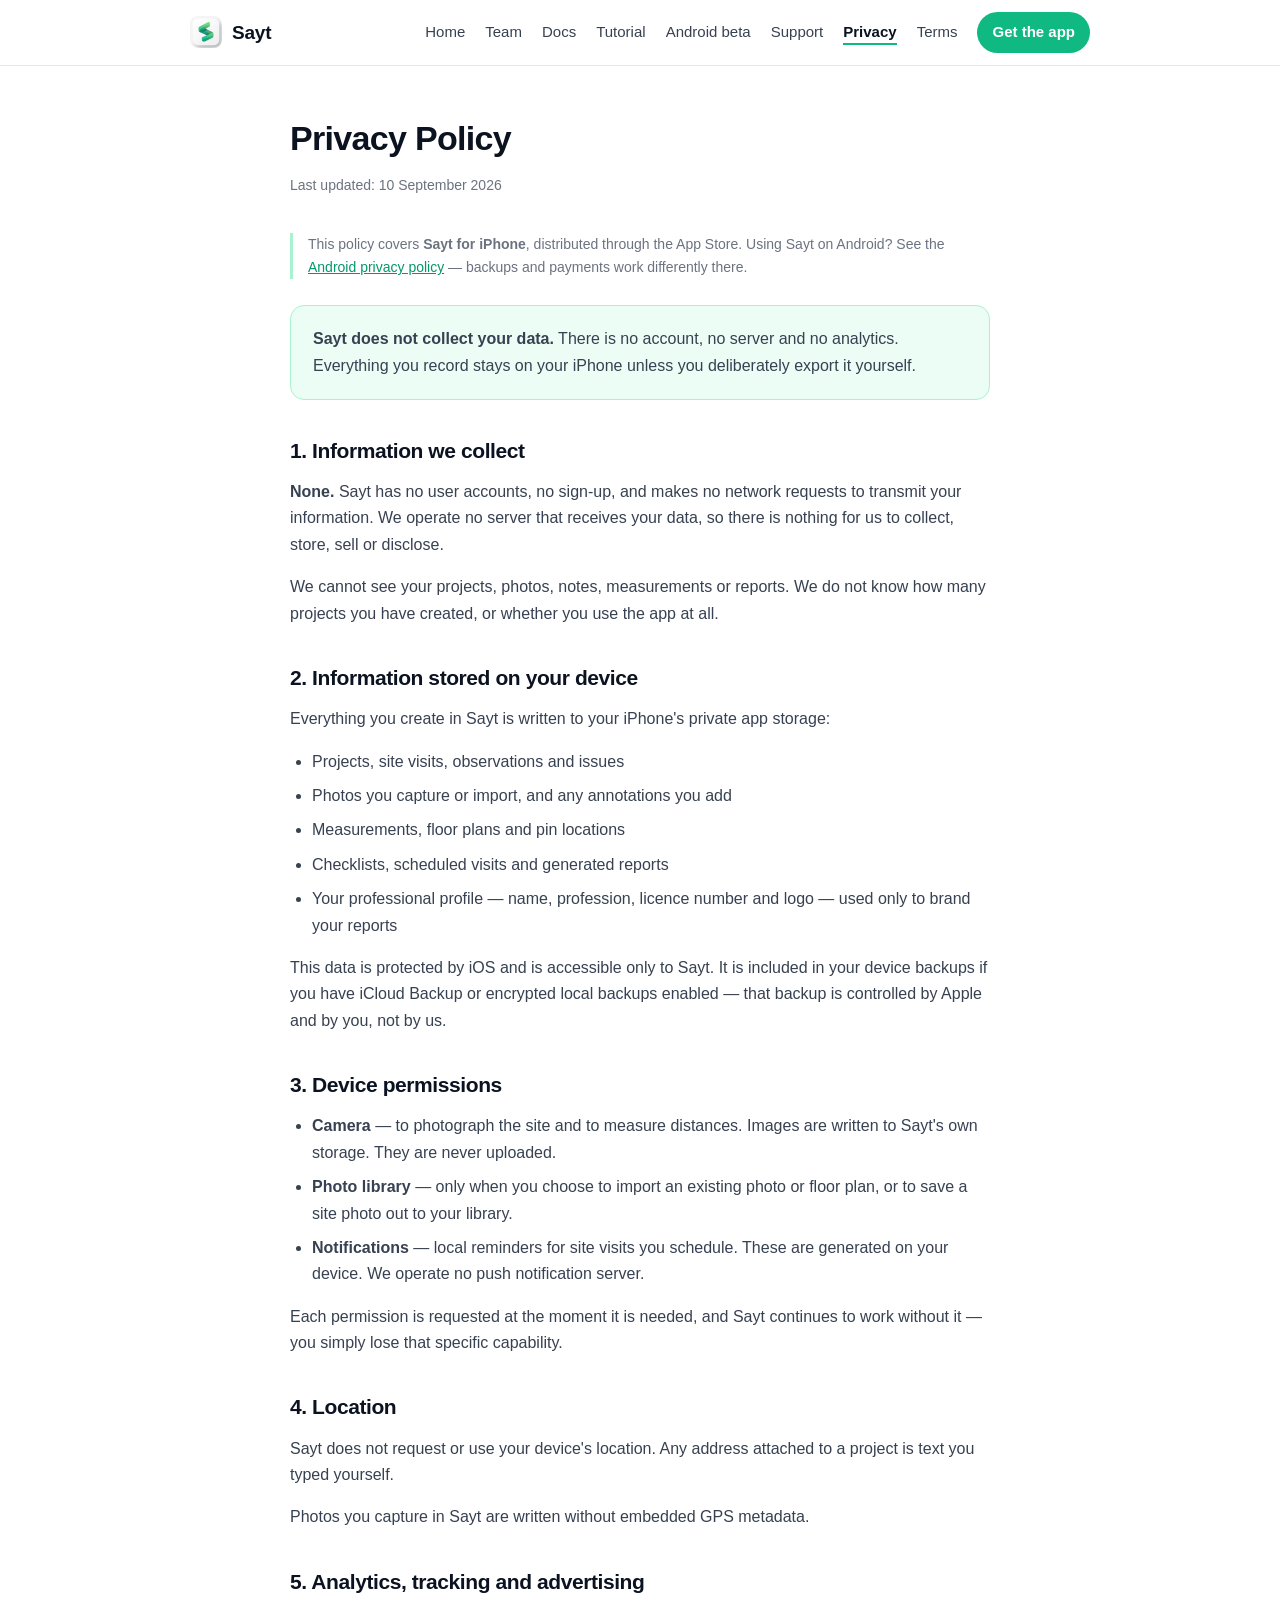
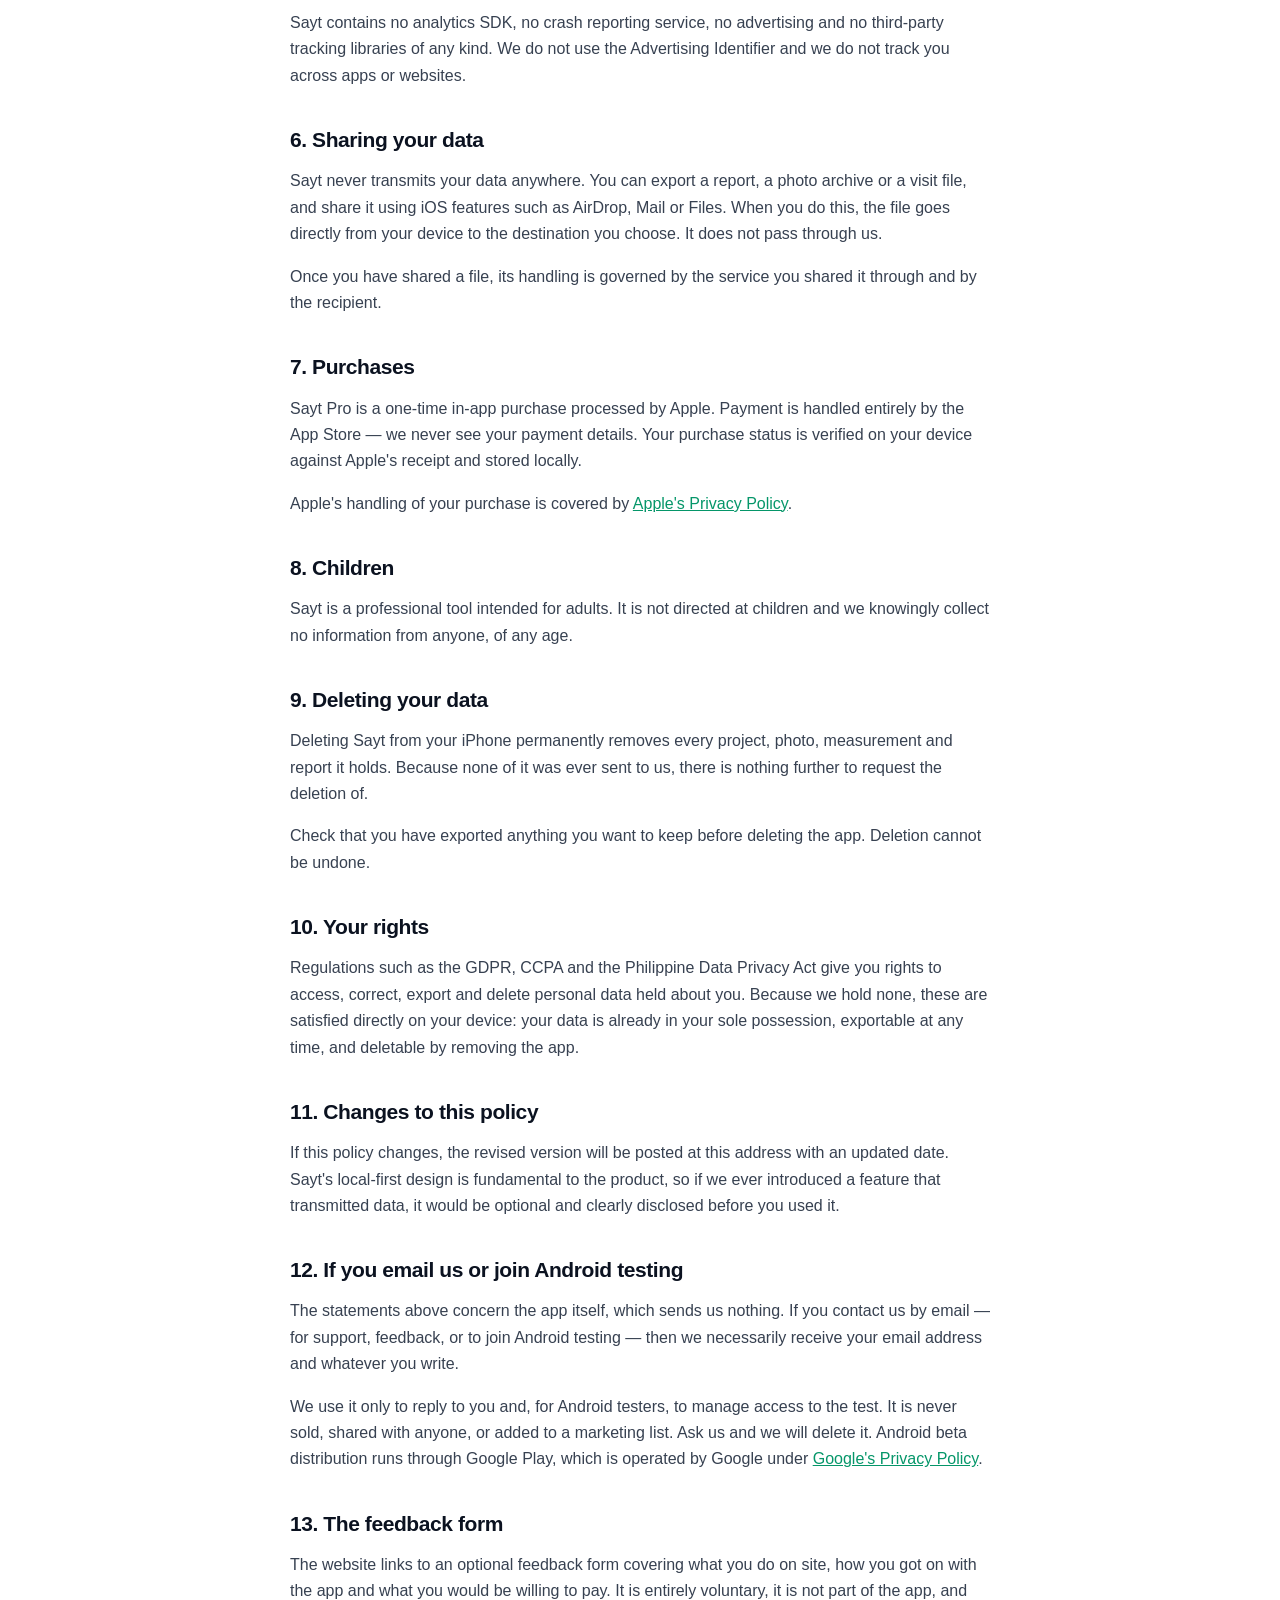
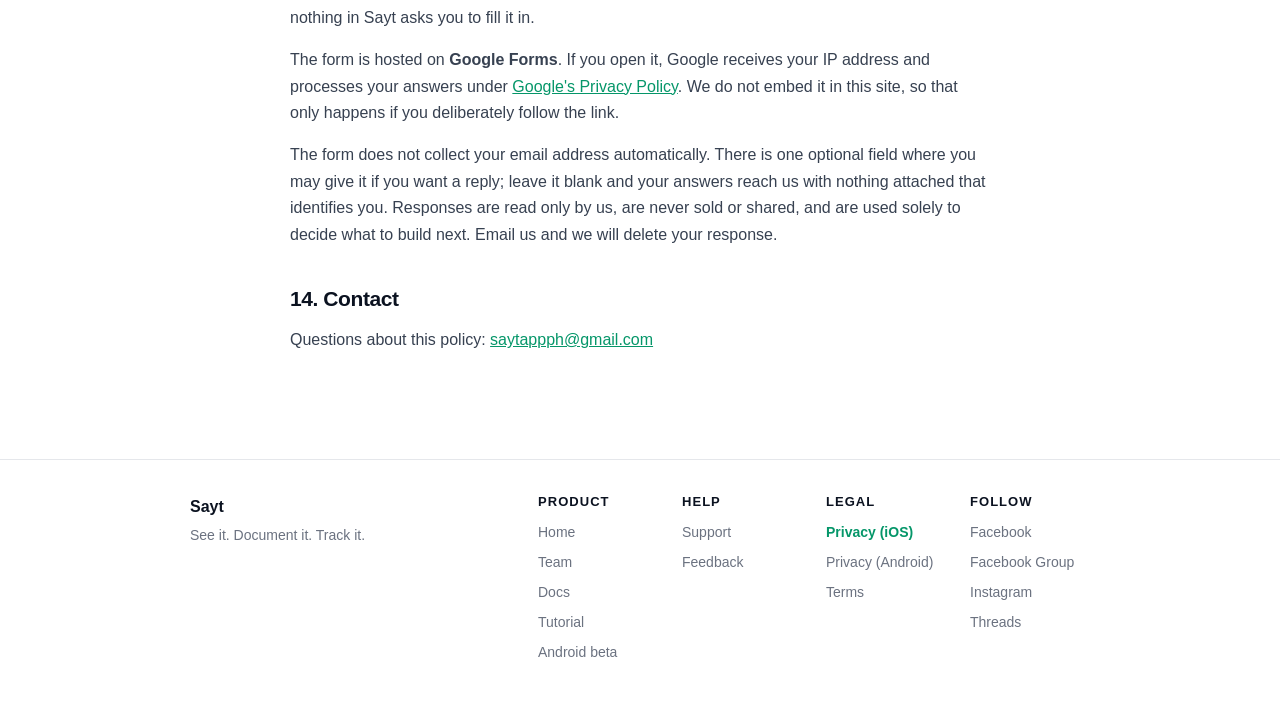
<file: privacy.html>
<!DOCTYPE html>
<html lang="en">
<head>
<meta charset="utf-8">
<meta name="viewport" content="width=device-width, initial-scale=1">
<meta http-equiv="Content-Security-Policy" content="default-src 'none'; style-src 'self'; img-src 'self' data:; base-uri 'none'; form-action 'none'; frame-ancestors 'none'">
<meta name="referrer" content="no-referrer">
<title>Privacy Policy — Sayt</title>
<meta name="description" content="Sayt collects no data. No account, no server, no analytics.">
<link rel="canonical" href="https://sayt-app.store/privacy.html">
<link rel="icon" href="assets/img/favicon.png" type="image/png">
<link rel="apple-touch-icon" href="assets/img/logo.png">
<meta name="theme-color" content="#0F172A">
<meta name="robots" content="index, follow, max-image-preview:large, max-snippet:-1">

<!-- Open Graph (Facebook, LinkedIn, Messenger, WhatsApp) -->
<meta property="og:type" content="website">
<meta property="og:site_name" content="Sayt">
<meta property="og:locale" content="en_PH">
<meta property="og:title" content="Privacy Policy — Sayt">
<meta property="og:description" content="Sayt collects no data. No account, no server, no analytics.">
<meta property="og:url" content="https://sayt-app.store/privacy.html">
<meta property="og:image" content="https://sayt-app.store/assets/img/og-cover.png">
<meta property="og:image:width" content="1200">
<meta property="og:image:height" content="630">
<meta property="og:image:alt" content="Sayt — stop writing site reports after the visit">

<!-- Twitter / X -->
<meta name="twitter:card" content="summary_large_image">
<meta name="twitter:title" content="Privacy Policy — Sayt">
<meta name="twitter:description" content="Sayt collects no data. No account, no server, no analytics.">
<meta name="twitter:image" content="https://sayt-app.store/assets/img/og-cover.png">
<meta name="twitter:image:alt" content="Sayt — stop writing site reports after the visit">
<link rel="stylesheet" href="assets/style.css">
</head>
<body>

<header class="site">
  <div class="wrap">
    <nav aria-label="Main navigation">
      <a class="skip-link" href="#main">Skip to content</a>
      <a class="brand" href="index.html">
        <img src="assets/img/logo.png" alt="" width="32" height="32">
        <span>Sayt</span>
      </a>
      <span class="links">
        <a href="index.html">Home</a>
        <a href="team.html">Team</a>
        <a href="docs.html">Docs</a>
        <a href="tutorial.html">Tutorial</a>
          <a href="android-beta.html">Android beta</a>
        <a href="support.html">Support</a>
        <a href="privacy.html" aria-current="page">Privacy</a>
        <a href="terms.html">Terms</a>
        <a class="cta" href="index.html#beta">Get the app</a>
      </span>
      <input class="nav-toggle" id="nav-toggle" type="checkbox" aria-label="Open navigation menu">
      <label class="menu-button" for="nav-toggle">Menu</label>
      <span class="menu-panel">
          <a href="index.html">Home</a>
          <a href="team.html">Team</a>
          <a href="docs.html">Docs</a>
          <a href="tutorial.html">Tutorial</a>
          <a href="android-beta.html">Android beta</a>
          <a href="support.html">Support</a>
          <a href="privacy.html" aria-current="page">Privacy</a>
          <a href="terms.html">Terms</a>
          <a class="cta" href="index.html#beta">Get the app</a>
      </span>
    </nav>
  </div>
</header>

<main id="main" class="doc">
  <div class="narrow">
<h1>Privacy Policy</h1>
  <p class="updated">Last updated: 10 September 2026</p>

  <p class="note">This policy covers <strong>Sayt for iPhone</strong>,
  distributed through the App Store. Using Sayt on Android? See the
  <a href="privacy-android.html">Android privacy policy</a> — backups and
  payments work differently there.</p>

  <div class="callout">
    <p><strong>Sayt does not collect your data.</strong> There is no account, no
    server and no analytics. Everything you record stays on your iPhone unless
    you deliberately export it yourself.</p>
  </div>

  <h2>1. Information we collect</h2>
  <p><strong>None.</strong> Sayt has no user accounts, no sign-up, and makes no
  network requests to transmit your information. We operate no server that
  receives your data, so there is nothing for us to collect, store, sell or
  disclose.</p>
  <p>We cannot see your projects, photos, notes, measurements or reports. We do
  not know how many projects you have created, or whether you use the app at
  all.</p>

  <h2>2. Information stored on your device</h2>
  <p>Everything you create in Sayt is written to your iPhone's private app
  storage:</p>
  <ul>
    <li>Projects, site visits, observations and issues</li>
    <li>Photos you capture or import, and any annotations you add</li>
    <li>Measurements, floor plans and pin locations</li>
    <li>Checklists, scheduled visits and generated reports</li>
    <li>Your professional profile — name, profession, licence number and logo —
        used only to brand your reports</li>
  </ul>
  <p>This data is protected by iOS and is accessible only to Sayt. It is
  included in your device backups if you have iCloud Backup or encrypted local
  backups enabled — that backup is controlled by Apple and by you, not by us.</p>

  <h2>3. Device permissions</h2>
  <ul>
    <li><strong>Camera</strong> — to photograph the site and to measure
        distances. Images are written to Sayt's own storage. They are never
        uploaded.</li>
    <li><strong>Photo library</strong> — only when you choose to import an
        existing photo or floor plan, or to save a site photo out to your
        library.</li>
    <li><strong>Notifications</strong> — local reminders for site visits you
        schedule. These are generated on your device. We operate no push
        notification server.</li>
  </ul>
  <p>Each permission is requested at the moment it is needed, and Sayt continues
  to work without it — you simply lose that specific capability.</p>

  <h2>4. Location</h2>
  <p>Sayt does not request or use your device's location. Any address attached
  to a project is text you typed yourself.</p>
  <p>Photos you capture in Sayt are written without embedded GPS metadata.</p>

  <h2>5. Analytics, tracking and advertising</h2>
  <p>Sayt contains no analytics SDK, no crash reporting service, no advertising
  and no third-party tracking libraries of any kind. We do not use the
  Advertising Identifier and we do not track you across apps or websites.</p>

  <h2>6. Sharing your data</h2>
  <p>Sayt never transmits your data anywhere. You can export a report, a photo
  archive or a visit file, and share it using iOS features such as AirDrop,
  Mail or Files. When you do this, the file goes directly from your device to
  the destination you choose. It does not pass through us.</p>
  <p>Once you have shared a file, its handling is governed by the service you
  shared it through and by the recipient.</p>

  <h2>7. Purchases</h2>
  <p>Sayt Pro is a one-time in-app purchase processed by Apple. Payment is
  handled entirely by the App Store — we never see your payment details. Your
  purchase status is verified on your device against Apple's receipt and stored
  locally.</p>
  <p>Apple's handling of your purchase is covered by
  <a href="https://www.apple.com/legal/privacy/">Apple's Privacy Policy</a>.</p>

  <h2>8. Children</h2>
  <p>Sayt is a professional tool intended for adults. It is not directed at
  children and we knowingly collect no information from anyone, of any age.</p>

  <h2>9. Deleting your data</h2>
  <p>Deleting Sayt from your iPhone permanently removes every project, photo,
  measurement and report it holds. Because none of it was ever sent to us,
  there is nothing further to request the deletion of.</p>
  <p>Check that you have exported anything you want to keep before deleting the
  app. Deletion cannot be undone.</p>

  <h2>10. Your rights</h2>
  <p>Regulations such as the GDPR, CCPA and the Philippine Data Privacy Act give
  you rights to access, correct, export and delete personal data held about you.
  Because we hold none, these are satisfied directly on your device: your data
  is already in your sole possession, exportable at any time, and deletable by
  removing the app.</p>

  <h2>11. Changes to this policy</h2>
  <p>If this policy changes, the revised version will be posted at this address
  with an updated date. Sayt's local-first design is fundamental to the product,
  so if we ever introduced a feature that transmitted data, it would be optional
  and clearly disclosed before you used it.</p>

  <h2>12. If you email us or join Android testing</h2>
  <p>The statements above concern the app itself, which sends us nothing. If you
  contact us by email — for support, feedback, or to join Android testing —
  then we necessarily receive your email address and whatever you write.</p>
  <p>We use it only to reply to you and, for Android testers, to manage access
  to the test. It is never sold, shared with anyone, or added to a marketing
  list. Ask us and we will delete it. Android beta distribution runs through
  Google Play, which is operated by Google under
  <a href="https://policies.google.com/privacy" rel="noopener noreferrer">Google's Privacy Policy</a>.</p>

  <h2>13. The feedback form</h2>
  <p>The website links to an optional feedback form covering what you do on
  site, how you got on with the app and what you would be willing to pay. It is
  entirely voluntary, it is not part of the app, and nothing in Sayt asks you to
  fill it in.</p>
  <p>The form is hosted on <strong>Google Forms</strong>. If you open it, Google
  receives your IP address and processes your answers under
  <a href="https://policies.google.com/privacy" rel="noopener noreferrer">Google's Privacy Policy</a>.
  We do not embed it in this site, so that only happens if you deliberately
  follow the link.</p>
  <p>The form does not collect your email address automatically. There is one
  optional field where you may give it if you want a reply; leave it blank and
  your answers reach us with nothing attached that identifies you. Responses are
  read only by us, are never sold or shared, and are used solely to decide what
  to build next. Email us and we will delete your response.</p>

  <h2>14. Contact</h2>
  <p>Questions about this policy:
  <a href="mailto:saytappph@gmail.com">saytappph@gmail.com</a></p>
  </div>
</main>

<footer class="site">
  <div class="wrap footer-grid">
    <div class="footer-brand">
      <strong>Sayt</strong>
      <span>See it. Document it. Track it.</span>
    </div>
      <div class="footer-group">
        <h2>Product</h2>
          <a href="index.html">Home</a>
          <a href="team.html">Team</a>
          <a href="docs.html">Docs</a>
          <a href="tutorial.html">Tutorial</a>
          <a href="android-beta.html">Android beta</a>
      </div>
      <div class="footer-group">
        <h2>Help</h2>
          <a href="support.html">Support</a>
          <a href="index.html#feedback">Feedback</a>
      </div>
      <div class="footer-group">
        <h2>Legal</h2>
          <a href="privacy.html" aria-current="page">Privacy (iOS)</a>
          <a href="privacy-android.html">Privacy (Android)</a>
          <a href="terms.html">Terms</a>
      </div>
      <div class="footer-group">
        <h2>Follow</h2>
          <a href="https://www.facebook.com/share/1BxzhzaRKg/?mibextid=wwXIfr" target="_blank" rel="noopener noreferrer">Facebook</a>
          <a href="https://www.facebook.com/share/g/1BvAk79CXR/?mibextid=wwXIfr" target="_blank" rel="noopener noreferrer">Facebook Group</a>
          <a href="https://www.instagram.com/reel/DdNikRHTqJE/?stkn=MTcxb2F4czk1YzZhcQ==" target="_blank" rel="noopener noreferrer">Instagram</a>
          <a href="https://www.threads.com/share/BAqm3SFzFO/" target="_blank" rel="noopener noreferrer">Threads</a>
      </div>
  </div>
</footer>

</body>
</html>
</file>
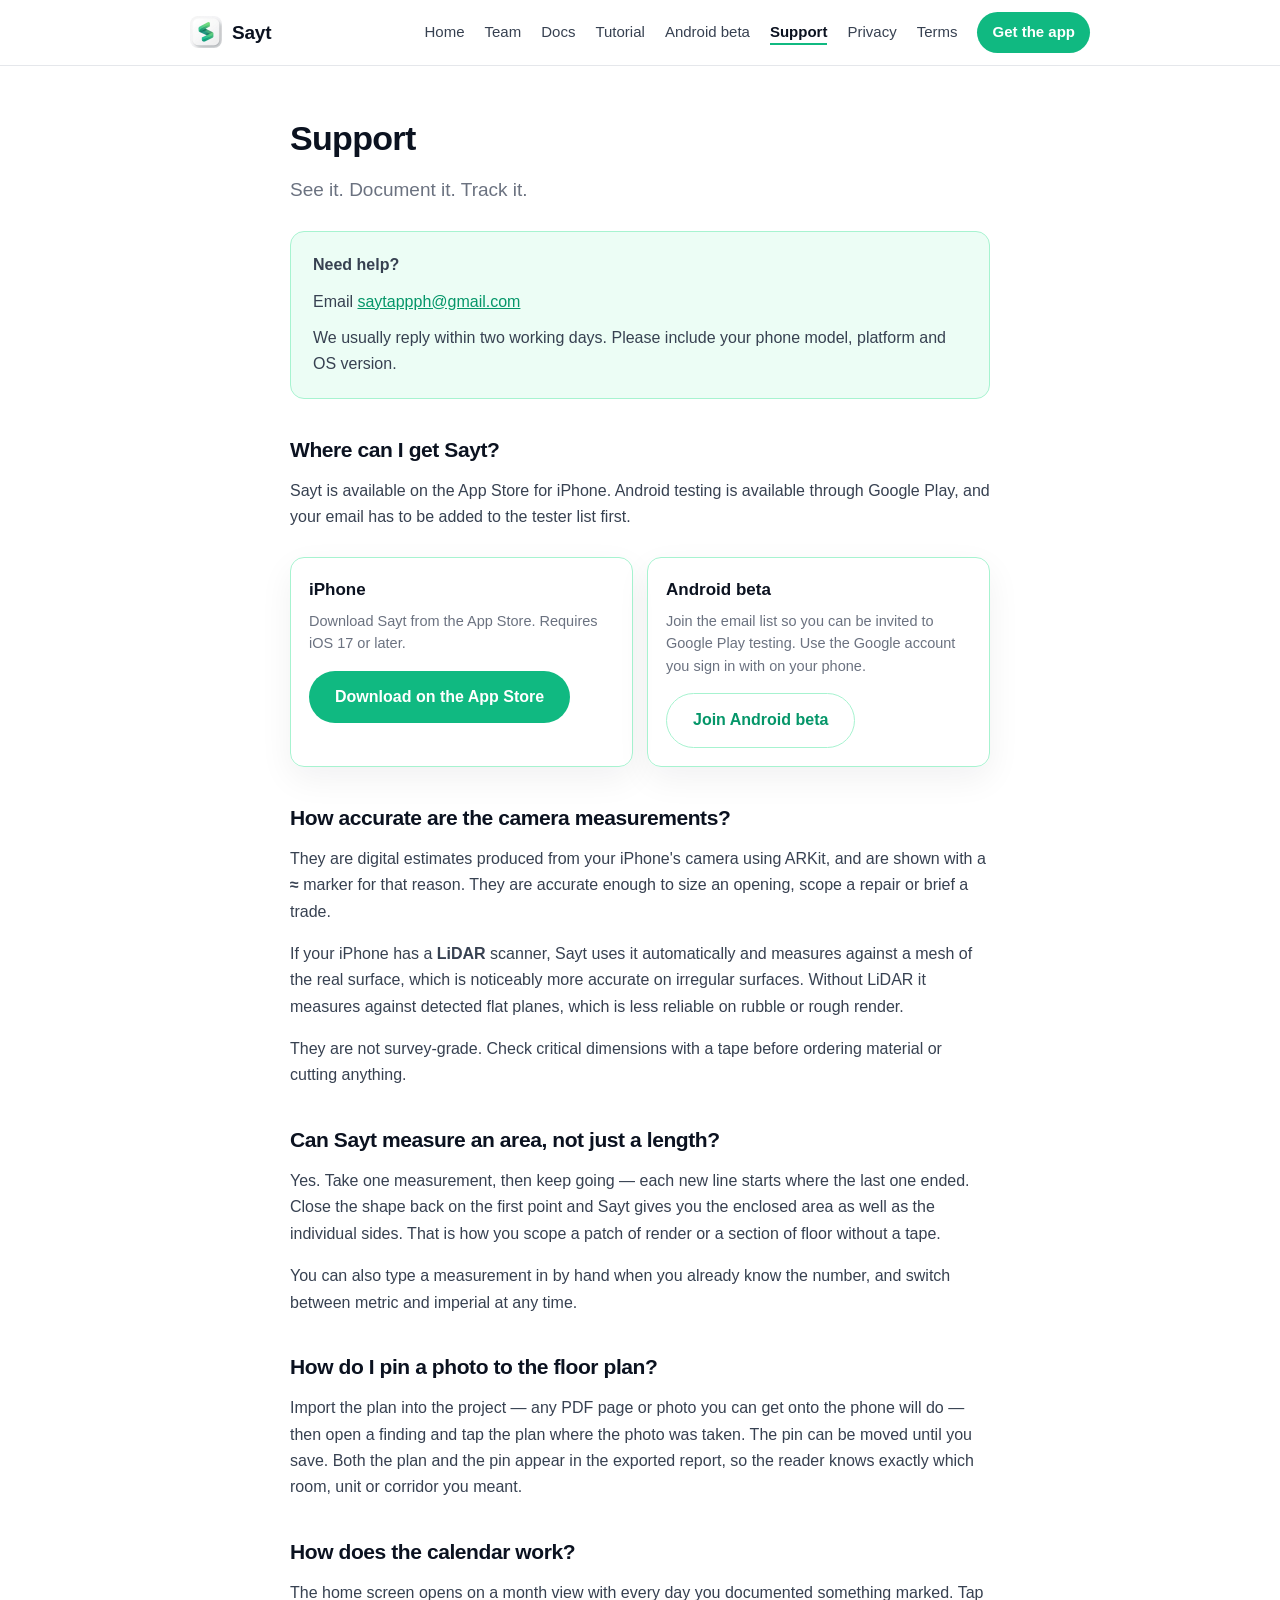
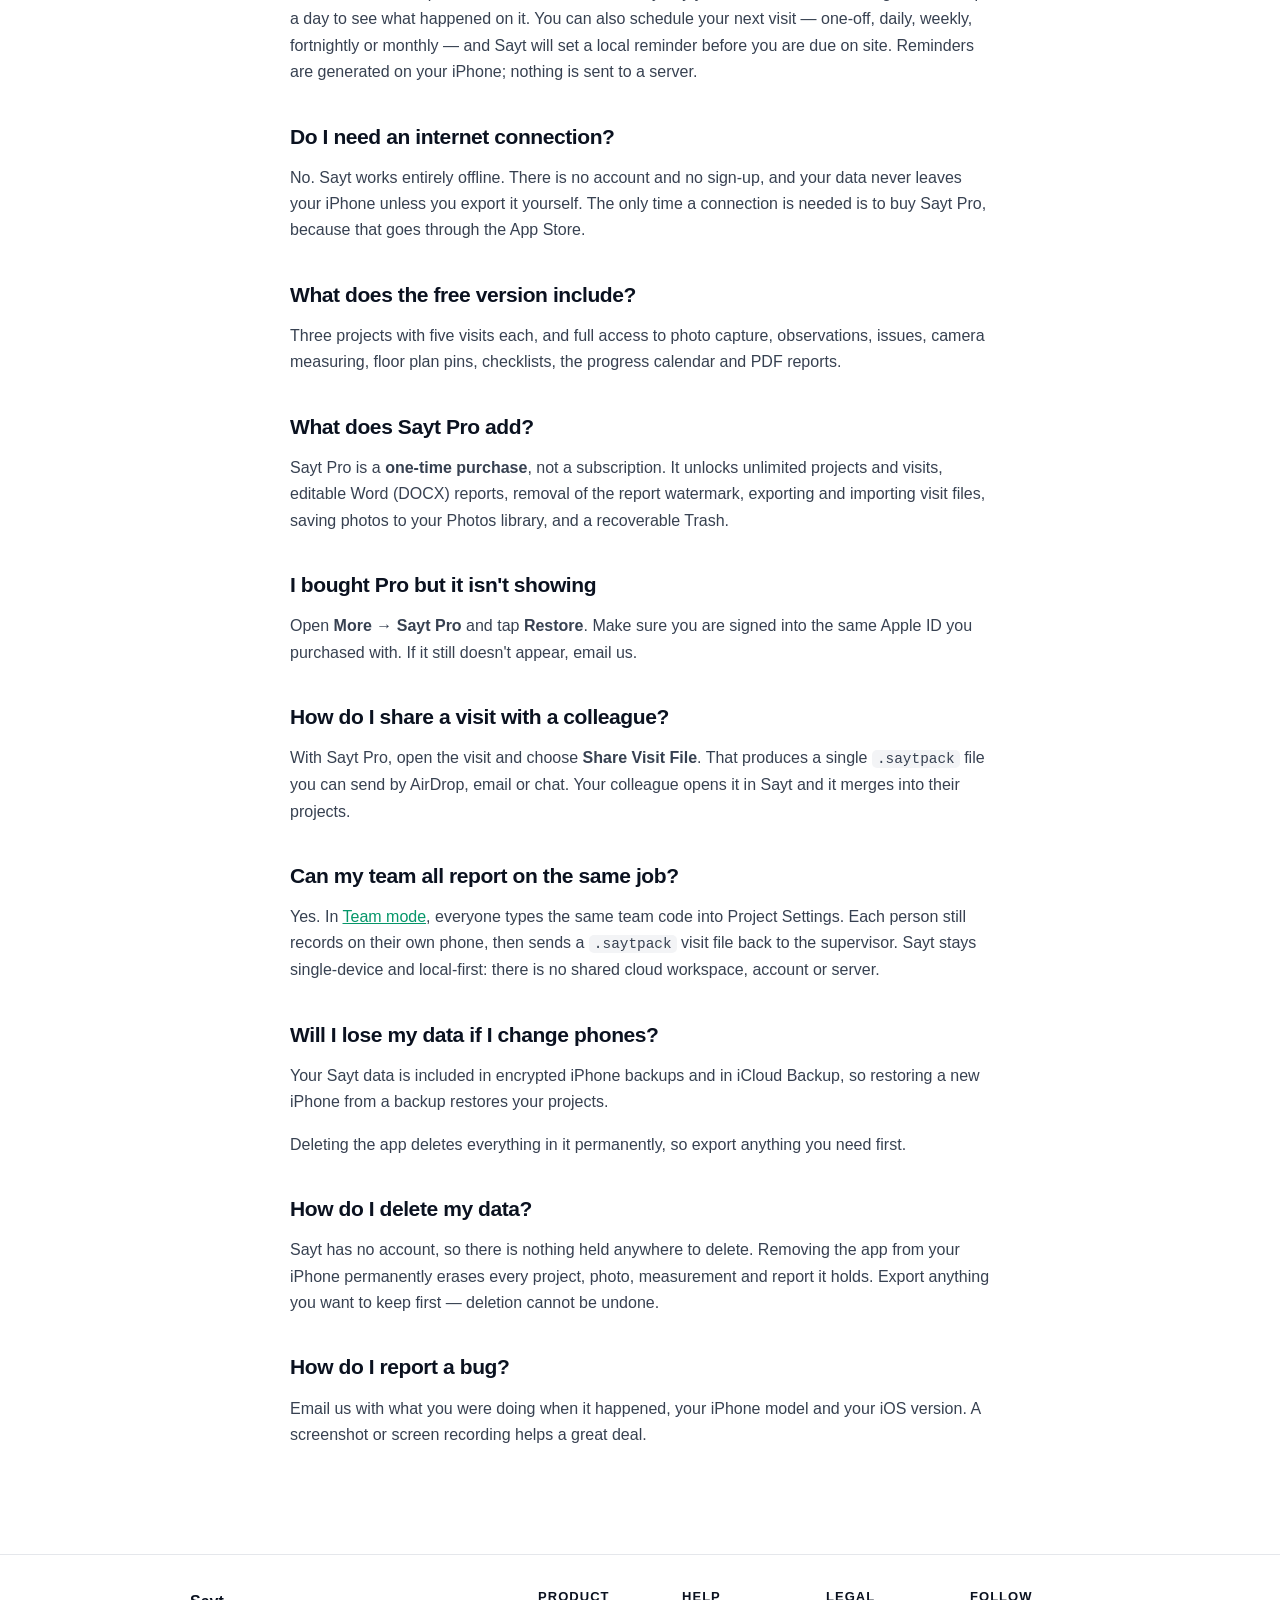
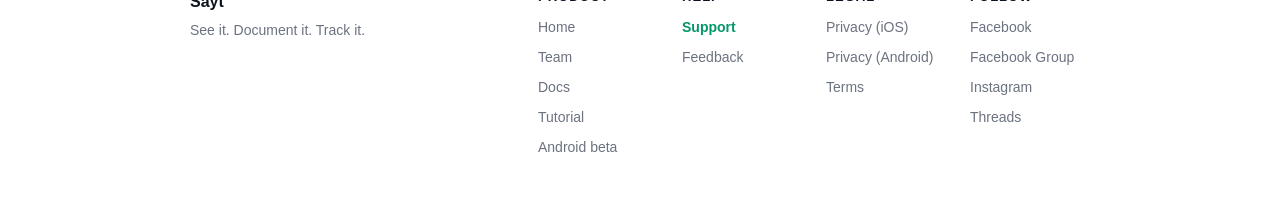
<file: support.html>
<!DOCTYPE html>
<html lang="en">
<head>
<meta charset="utf-8">
<meta name="viewport" content="width=device-width, initial-scale=1">
<meta http-equiv="Content-Security-Policy" content="default-src 'none'; style-src 'self'; img-src 'self' data:; base-uri 'none'; form-action 'none'; frame-ancestors 'none'">
<meta name="referrer" content="no-referrer">
<title>Support — Sayt</title>
<meta name="description" content="Help, frequently asked questions and contact details for Sayt.">
<link rel="canonical" href="https://sayt-app.store/support.html">
<link rel="icon" href="assets/img/favicon.png" type="image/png">
<link rel="apple-touch-icon" href="assets/img/logo.png">
<meta name="theme-color" content="#0F172A">
<meta name="robots" content="index, follow, max-image-preview:large, max-snippet:-1">

<!-- Open Graph (Facebook, LinkedIn, Messenger, WhatsApp) -->
<meta property="og:type" content="website">
<meta property="og:site_name" content="Sayt">
<meta property="og:locale" content="en_PH">
<meta property="og:title" content="Support &amp; contact — Sayt">
<meta property="og:description" content="Help, frequently asked questions and contact details for Sayt.">
<meta property="og:url" content="https://sayt-app.store/support.html">
<meta property="og:image" content="https://sayt-app.store/assets/img/og-cover.png">
<meta property="og:image:width" content="1200">
<meta property="og:image:height" content="630">
<meta property="og:image:alt" content="Sayt — stop writing site reports after the visit">

<!-- Twitter / X -->
<meta name="twitter:card" content="summary_large_image">
<meta name="twitter:title" content="Support &amp; contact — Sayt">
<meta name="twitter:description" content="Help, frequently asked questions and contact details for Sayt.">
<meta name="twitter:image" content="https://sayt-app.store/assets/img/og-cover.png">
<meta name="twitter:image:alt" content="Sayt — stop writing site reports after the visit">
<link rel="stylesheet" href="assets/style.css">
<script type="application/ld+json">
{
  "@context": "https://schema.org",
  "@type": "ContactPage",
  "name": "Sayt support",
  "url": "https://sayt-app.store/support.html",
  "inLanguage": "en",
  "about": {
    "@type": "SoftwareApplication",
    "name": "Sayt",
    "@id": "https://sayt-app.store/#app"
  }
}
</script>
</head>
<body>

<header class="site">
  <div class="wrap">
    <nav aria-label="Main navigation">
      <a class="skip-link" href="#main">Skip to content</a>
      <a class="brand" href="index.html">
        <img src="assets/img/logo.png" alt="" width="32" height="32">
        <span>Sayt</span>
      </a>
      <span class="links">
        <a href="index.html">Home</a>
        <a href="team.html">Team</a>
        <a href="docs.html">Docs</a>
        <a href="tutorial.html">Tutorial</a>
          <a href="android-beta.html">Android beta</a>
        <a href="support.html" aria-current="page">Support</a>
        <a href="privacy.html">Privacy</a>
        <a href="terms.html">Terms</a>
        <a class="cta" href="index.html#beta">Get the app</a>
      </span>
      <input class="nav-toggle" id="nav-toggle" type="checkbox" aria-label="Open navigation menu">
      <label class="menu-button" for="nav-toggle">Menu</label>
      <span class="menu-panel">
          <a href="index.html">Home</a>
          <a href="team.html">Team</a>
          <a href="docs.html">Docs</a>
          <a href="tutorial.html">Tutorial</a>
          <a href="android-beta.html">Android beta</a>
          <a href="support.html" aria-current="page">Support</a>
          <a href="privacy.html">Privacy</a>
          <a href="terms.html">Terms</a>
          <a class="cta" href="index.html#beta">Get the app</a>
      </span>
    </nav>
  </div>
</header>

<main id="main" class="doc">
  <div class="narrow">
<h1>Support</h1>
  <p class="lede">See it. Document it. Track it.</p>

  <div class="callout">
    <p><strong>Need help?</strong></p>
    <p>Email <a href="mailto:saytappph@gmail.com?subject=Sayt%20support">saytappph@gmail.com</a></p>
    <p>We usually reply within two working days. Please include your phone
    model, platform and OS version.</p>
  </div>

  <h2 id="beta">Where can I get Sayt?</h2>
  <p>Sayt is available on the App Store for iPhone. Android testing is available
  through Google Play, and your email has to be added to the tester list first.</p>

  <div class="platforms split">
    <div class="platform-card">
      <strong>iPhone</strong>
      <span>Download Sayt from the App Store. Requires iOS 17 or later.</span>
      <a class="btn" href="https://apps.apple.com/app/sayt/id6809659402" rel="noopener noreferrer">Download on the App Store</a>
    </div>
    <div class="platform-card">
      <strong>Android beta</strong>
      <span>Join the email list so you can be invited to Google Play testing. Use the Google account you sign in with on your phone.</span>
      <a class="btn ghost" href="android-beta.html">Join Android beta</a>
    </div>
  </div>

  <h2>How accurate are the camera measurements?</h2>
  <p>They are digital estimates produced from your iPhone's camera using
  ARKit, and are shown with a <strong>≈</strong> marker for that reason. They
  are accurate enough to size an opening, scope a repair or brief a trade.</p>
  <p>If your iPhone has a <strong>LiDAR</strong> scanner, Sayt uses it
  automatically and measures against a mesh of the real surface, which is
  noticeably more accurate on irregular surfaces. Without LiDAR it measures
  against detected flat planes, which is less reliable on rubble or rough
  render.</p>
  <p>They are not survey-grade. Check critical dimensions with a tape before
  ordering material or cutting anything.</p>

  <h2>Can Sayt measure an area, not just a length?</h2>
  <p>Yes. Take one measurement, then keep going — each new line starts where the
  last one ended. Close the shape back on the first point and Sayt gives you the
  enclosed area as well as the individual sides. That is how you scope a patch
  of render or a section of floor without a tape.</p>
  <p>You can also type a measurement in by hand when you already know the
  number, and switch between metric and imperial at any time.</p>

  <h2>How do I pin a photo to the floor plan?</h2>
  <p>Import the plan into the project — any PDF page or photo you can get onto
  the phone will do — then open a finding and tap the plan where the photo was
  taken. The pin can be moved until you save. Both the plan and the pin appear
  in the exported report, so the reader knows exactly which room, unit or
  corridor you meant.</p>

  <h2>How does the calendar work?</h2>
  <p>The home screen opens on a month view with every day you documented
  something marked. Tap a day to see what happened on it. You can also schedule
  your next visit — one-off, daily, weekly, fortnightly or monthly — and Sayt will set
  a local reminder before you are due on site. Reminders are generated on your
  iPhone; nothing is sent to a server.</p>

  <h2>Do I need an internet connection?</h2>
  <p>No. Sayt works entirely offline. There is no account and no sign-up, and
  your data never leaves your iPhone unless you export it yourself. The only
  time a connection is needed is to buy Sayt Pro, because that goes through the
  App Store.</p>

  <h2>What does the free version include?</h2>
  <p>Three projects with five visits each, and full access to photo capture,
  observations, issues, camera measuring, floor plan pins, checklists, the
  progress calendar and PDF reports.</p>

  <h2>What does Sayt Pro add?</h2>
  <p>Sayt Pro is a <strong>one-time purchase</strong>, not a subscription. It
  unlocks unlimited projects and visits, editable Word (DOCX) reports, removal
  of the report watermark, exporting and importing visit files, saving photos to
  your Photos library, and a recoverable Trash.</p>

  <h2>I bought Pro but it isn't showing</h2>
  <p>Open <strong>More → Sayt Pro</strong> and tap <strong>Restore</strong>. Make
  sure you are signed into the same Apple ID you purchased with. If it still
  doesn't appear, email us.</p>

  <h2>How do I share a visit with a colleague?</h2>
  <p>With Sayt Pro, open the visit and choose <strong>Share Visit File</strong>.
  That produces a single <code>.saytpack</code> file you can send by AirDrop,
  email or chat. Your colleague opens it in Sayt and it merges into their
  projects.</p>

  <h2>Can my team all report on the same job?</h2>
  <p>Yes. In <a href="team.html">Team mode</a>, everyone types the same team code
  into Project Settings. Each person still records on their own phone, then sends
  a <code>.saytpack</code> visit file back to the supervisor. Sayt stays
  single-device and local-first: there is no shared cloud workspace, account or
  server.</p>

  <h2>Will I lose my data if I change phones?</h2>
  <p>Your Sayt data is included in encrypted iPhone backups and in iCloud
  Backup, so restoring a new iPhone from a backup restores your projects.</p>
  <p>Deleting the app deletes everything in it permanently, so export anything
  you need first.</p>

  <h2>How do I delete my data?</h2>
  <p>Sayt has no account, so there is nothing held anywhere to delete. Removing
  the app from your iPhone permanently erases every project, photo, measurement
  and report it holds. Export anything you want to keep first — deletion cannot
  be undone.</p>

  <h2>How do I report a bug?</h2>
  <p>Email us with what you were doing when it happened, your iPhone model and
  your iOS version. A screenshot or screen recording helps a great deal.</p>
  </div>
</main>

<footer class="site">
  <div class="wrap footer-grid">
    <div class="footer-brand">
      <strong>Sayt</strong>
      <span>See it. Document it. Track it.</span>
    </div>
      <div class="footer-group">
        <h2>Product</h2>
          <a href="index.html">Home</a>
          <a href="team.html">Team</a>
          <a href="docs.html">Docs</a>
          <a href="tutorial.html">Tutorial</a>
          <a href="android-beta.html">Android beta</a>
      </div>
      <div class="footer-group">
        <h2>Help</h2>
          <a href="support.html" aria-current="page">Support</a>
          <a href="index.html#feedback">Feedback</a>
      </div>
      <div class="footer-group">
        <h2>Legal</h2>
          <a href="privacy.html">Privacy (iOS)</a>
          <a href="privacy-android.html">Privacy (Android)</a>
          <a href="terms.html">Terms</a>
      </div>
      <div class="footer-group">
        <h2>Follow</h2>
          <a href="https://www.facebook.com/share/1BxzhzaRKg/?mibextid=wwXIfr" target="_blank" rel="noopener noreferrer">Facebook</a>
          <a href="https://www.facebook.com/share/g/1BvAk79CXR/?mibextid=wwXIfr" target="_blank" rel="noopener noreferrer">Facebook Group</a>
          <a href="https://www.instagram.com/reel/DdNikRHTqJE/?stkn=MTcxb2F4czk1YzZhcQ==" target="_blank" rel="noopener noreferrer">Instagram</a>
          <a href="https://www.threads.com/share/BAqm3SFzFO/" target="_blank" rel="noopener noreferrer">Threads</a>
      </div>
  </div>
</footer>

</body>
</html>
</file>
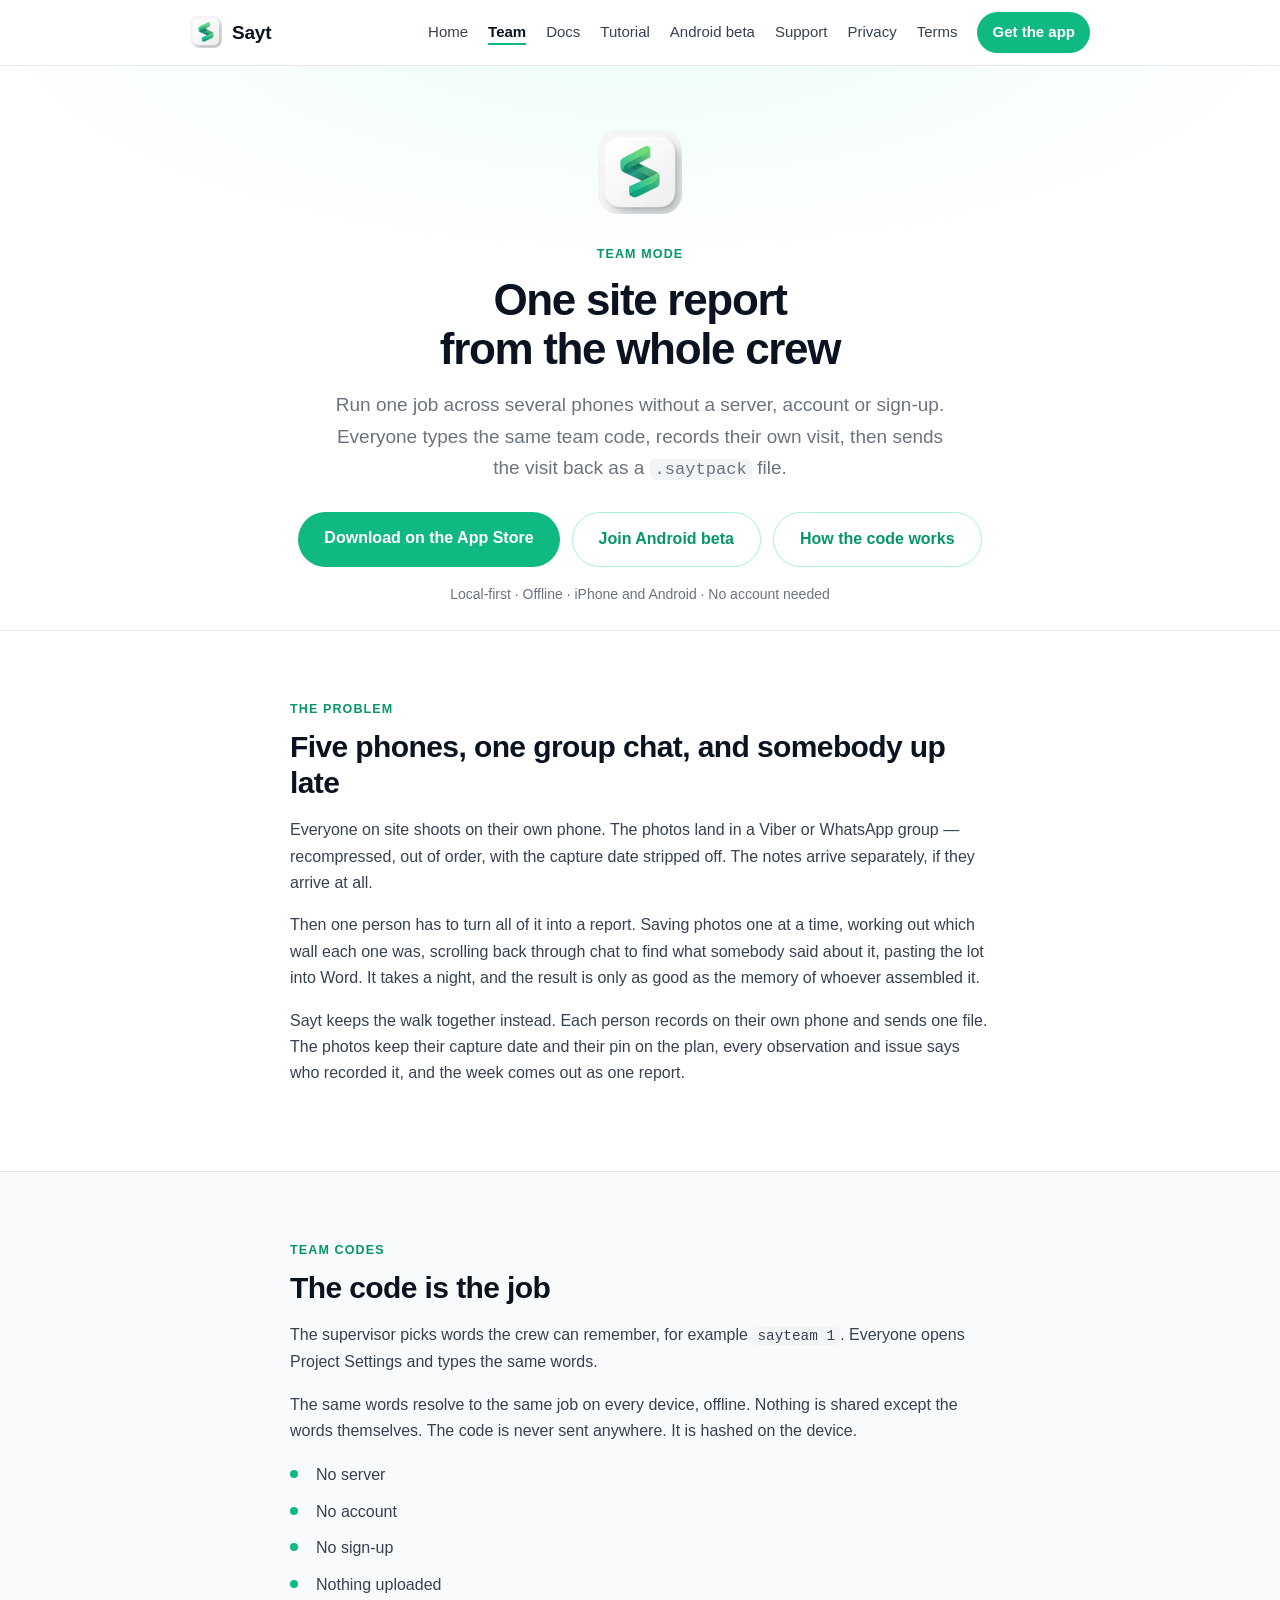
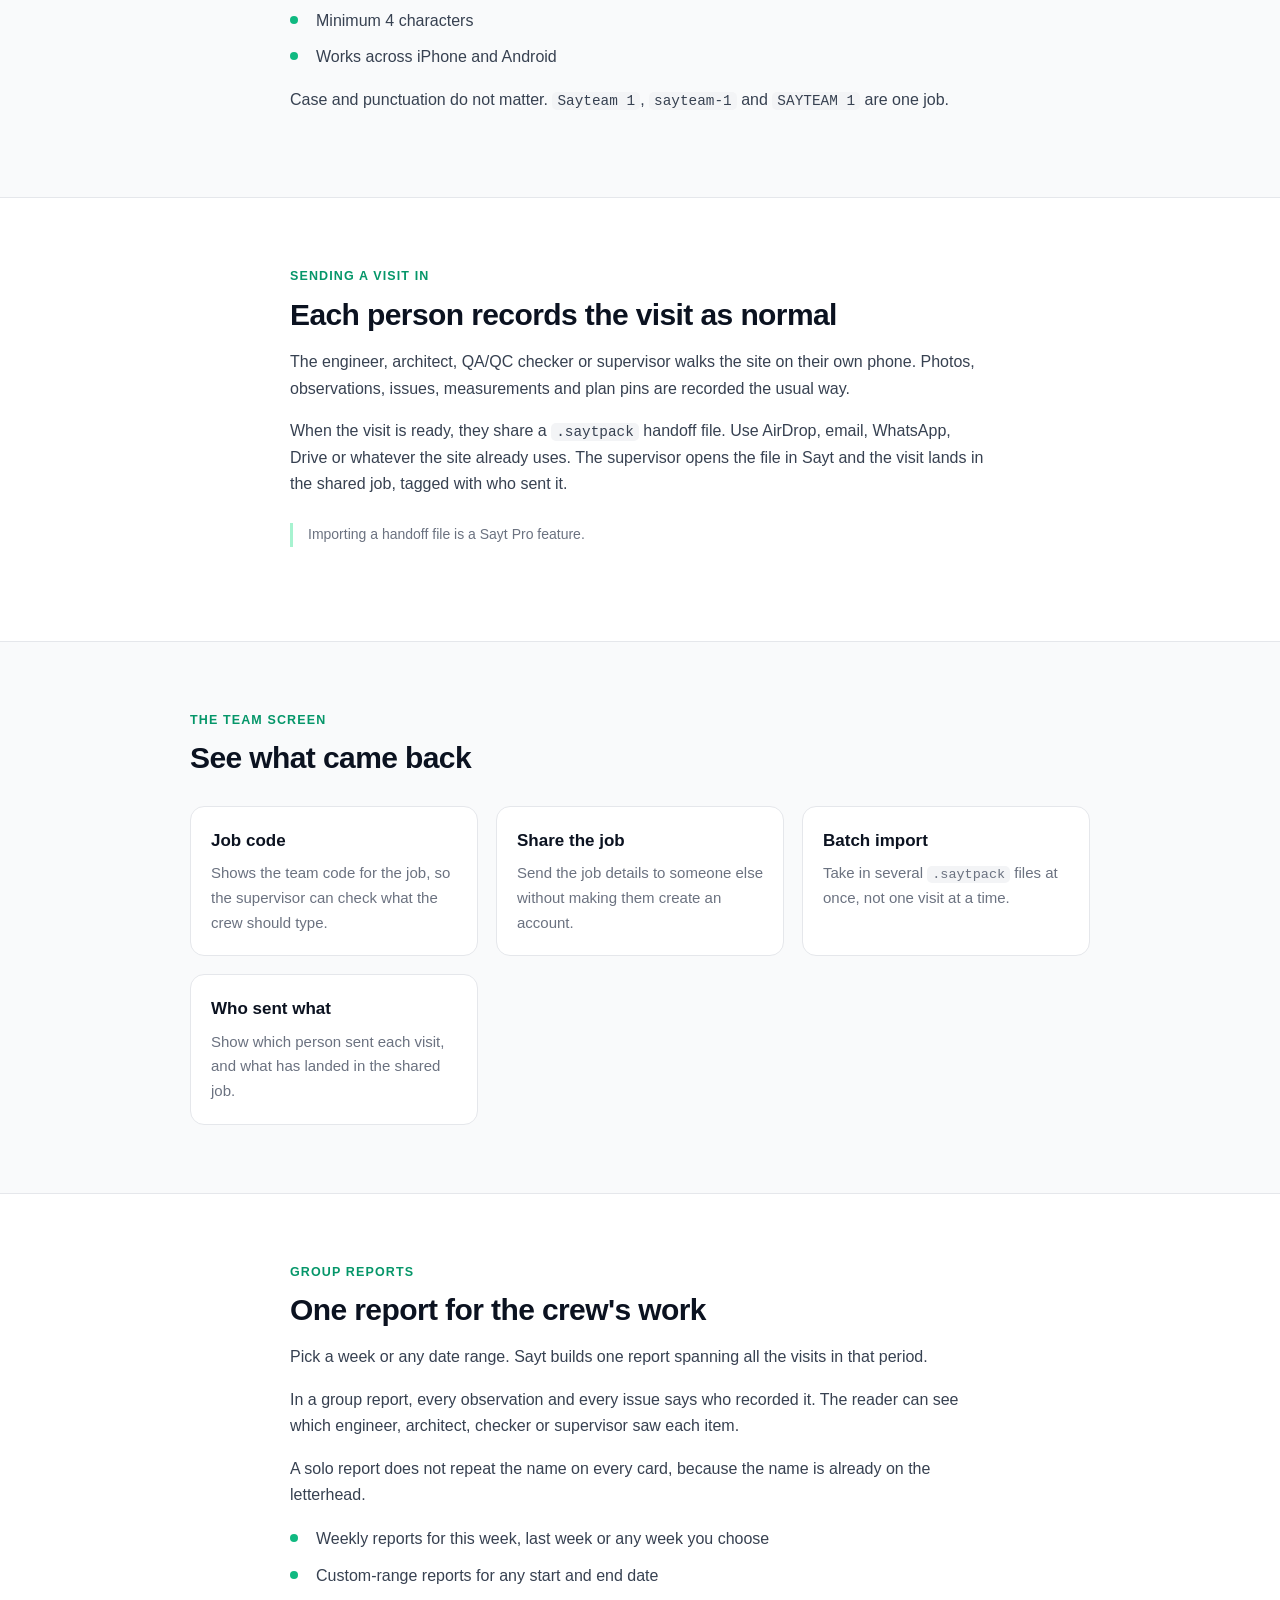
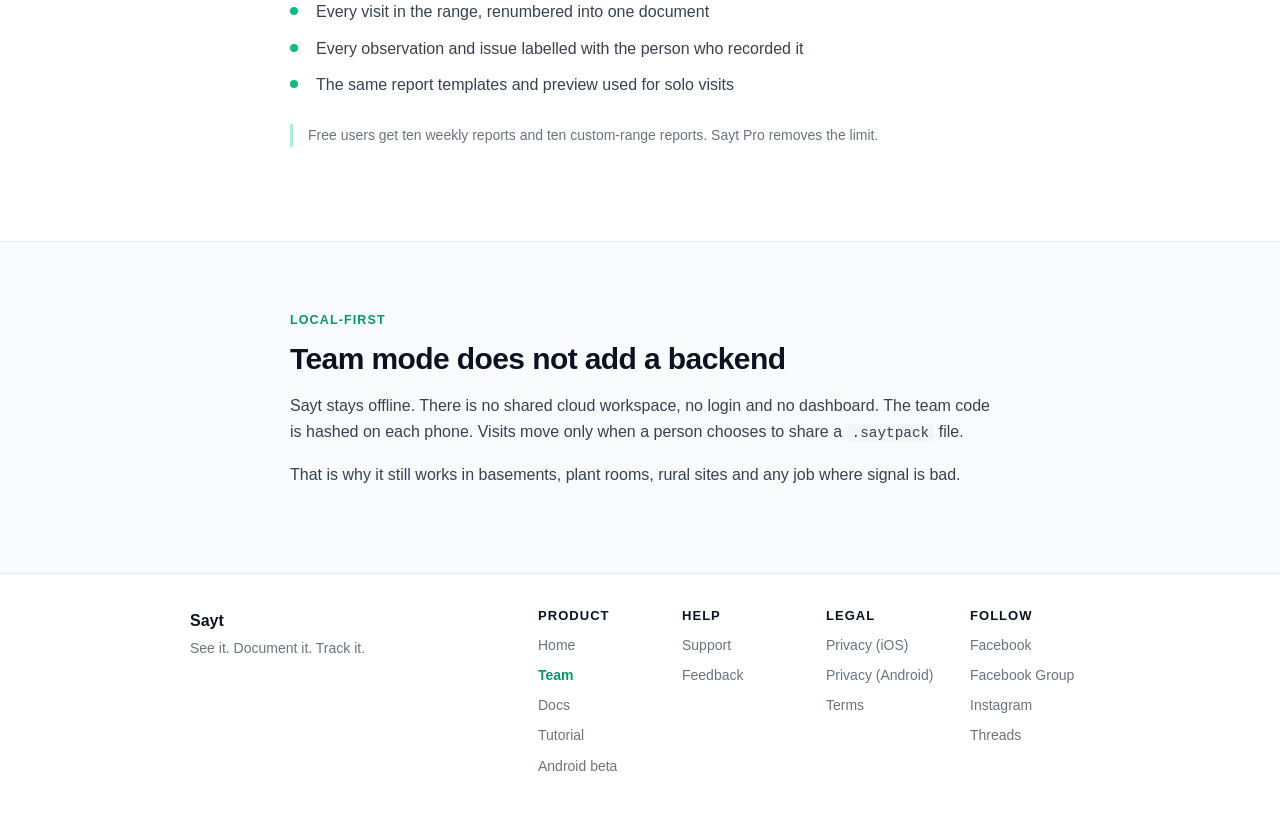
<file: team.html>
<!DOCTYPE html>
<html lang="en">
<head>
<meta charset="utf-8">
<meta name="viewport" content="width=device-width, initial-scale=1">
<meta http-equiv="Content-Security-Policy" content="default-src 'none'; style-src 'self'; img-src 'self' data:; base-uri 'none'; form-action 'none'; frame-ancestors 'none'">
<meta name="referrer" content="no-referrer">
<title>Team mode — Sayt site reports across a crew</title>
<meta name="description" content="Stop rebuilding site reports out of a group chat. Sayt Team mode merges visits from several phones into one offline job with a shared code — no server, account, sign-up or upload.">
<link rel="canonical" href="https://sayt-app.store/team.html">
<link rel="icon" href="assets/img/favicon.png" type="image/png">
<link rel="apple-touch-icon" href="assets/img/logo.png">
<meta name="theme-color" content="#0F172A">
<meta name="robots" content="index, follow, max-image-preview:large, max-snippet:-1">

<!-- Open Graph (Facebook, LinkedIn, Messenger, WhatsApp) -->
<meta property="og:type" content="article">
<meta property="og:site_name" content="Sayt">
<meta property="og:locale" content="en_PH">
<meta property="og:title" content="Team mode — Sayt site reports across a crew">
<meta property="og:description" content="Stop rebuilding site reports out of a group chat. One job across several phones, offline, with no account and no server.">
<meta property="og:url" content="https://sayt-app.store/team.html">
<meta property="og:image" content="https://sayt-app.store/assets/img/og-cover.png">
<meta property="og:image:width" content="1200">
<meta property="og:image:height" content="630">
<meta property="og:image:alt" content="Sayt — stop writing site reports after the visit">

<!-- Twitter / X -->
<meta name="twitter:card" content="summary_large_image">
<meta name="twitter:title" content="Team mode — Sayt site reports across a crew">
<meta name="twitter:description" content="Stop rebuilding site reports out of a group chat. One job across several phones, offline, with no account and no server.">
<meta name="twitter:image" content="https://sayt-app.store/assets/img/og-cover.png">
<meta name="twitter:image:alt" content="Sayt — stop writing site reports after the visit">
<link rel="stylesheet" href="assets/style.css">
<script type="application/ld+json">
{
  "@context": "https://schema.org",
  "@type": "WebPage",
  "name": "Team mode — Sayt",
  "description": "How Sayt Team mode merges visits from several phones into one offline job using a shared team code.",
  "url": "https://sayt-app.store/team.html",
  "inLanguage": "en",
  "image": "https://sayt-app.store/assets/img/og-cover.png",
  "about": {
    "@type": "SoftwareApplication",
    "name": "Sayt",
    "@id": "https://sayt-app.store/#app"
  },
  "publisher": {
    "@type": "Organization",
    "name": "Sayt",
    "@id": "https://sayt-app.store/#org"
  }
}
</script>
</head>
<body>

<header class="site">
  <div class="wrap">
    <nav aria-label="Main navigation">
      <a class="skip-link" href="#main">Skip to content</a>
      <a class="brand" href="index.html">
        <img src="assets/img/logo.png" alt="" width="32" height="32">
        <span>Sayt</span>
      </a>
      <span class="links">
        <a href="index.html">Home</a>
        <a href="team.html" aria-current="page">Team</a>
        <a href="docs.html">Docs</a>
        <a href="tutorial.html">Tutorial</a>
          <a href="android-beta.html">Android beta</a>
        <a href="support.html">Support</a>
        <a href="privacy.html">Privacy</a>
        <a href="terms.html">Terms</a>
        <a class="cta" href="index.html#beta">Get the app</a>
      </span>
      <input class="nav-toggle" id="nav-toggle" type="checkbox" aria-label="Open navigation menu">
      <label class="menu-button" for="nav-toggle">Menu</label>
      <span class="menu-panel">
          <a href="index.html">Home</a>
          <a href="team.html" aria-current="page">Team</a>
          <a href="docs.html">Docs</a>
          <a href="tutorial.html">Tutorial</a>
          <a href="android-beta.html">Android beta</a>
          <a href="support.html">Support</a>
          <a href="privacy.html">Privacy</a>
          <a href="terms.html">Terms</a>
          <a class="cta" href="index.html#beta">Get the app</a>
      </span>
    </nav>
  </div>
</header>

<main id="main">
<section class="hero">
  <div class="wrap">
    <img class="logo" src="assets/img/logo.png" alt="Sayt app icon" width="84" height="84">
    <p class="eyebrow">Team mode</p>
    <h1>One site report<br> from the whole crew</h1>
    <p class="lede">Run one job across several phones without a server, account or sign-up. Everyone types the same team code, records their own visit, then sends the visit back as a <code>.saytpack</code> file.</p>
    <div class="btn-row">
      <a class="btn" href="https://apps.apple.com/app/sayt/id6809659402" rel="noopener noreferrer">Download on the App Store</a>
      <a class="btn ghost" href="android-beta.html">Join Android beta</a>
      <a class="btn ghost" href="#code">How the code works</a>
    </div>
    <p class="sub">Local-first · Offline · iPhone and Android · No account needed</p>
  </div>
</section>

<section class="feature" id="problem">
  <div class="wrap narrow">
    <p class="eyebrow">The problem</p>
    <h2>Five phones, one group chat, and somebody up late</h2>
    <p>Everyone on site shoots on their own phone. The photos land in a Viber or WhatsApp group — recompressed, out of order, with the capture date stripped off. The notes arrive separately, if they arrive at all.</p>
    <p>Then one person has to turn all of it into a report. Saving photos one at a time, working out which wall each one was, scrolling back through chat to find what somebody said about it, pasting the lot into Word. It takes a night, and the result is only as good as the memory of whoever assembled it.</p>
    <p>Sayt keeps the walk together instead. Each person records on their own phone and sends one file. The photos keep their capture date and their pin on the plan, every observation and issue says who recorded it, and the week comes out as one report.</p>
  </div>
</section>

<section class="feature alt" id="code">
  <div class="wrap narrow">
    <p class="eyebrow">Team codes</p>
    <h2>The code is the job</h2>
    <p>The supervisor picks words the crew can remember, for example <code>sayteam 1</code>. Everyone opens Project Settings and types the same words.</p>
    <p>The same words resolve to the same job on every device, offline. Nothing is shared except the words themselves. The code is never sent anywhere. It is hashed on the device.</p>
    <ul class="ticks">
      <li>No server</li>
      <li>No account</li>
      <li>No sign-up</li>
      <li>Nothing uploaded</li>
      <li>Minimum 4 characters</li>
      <li>Works across iPhone and Android</li>
    </ul>
    <p>Case and punctuation do not matter. <code>Sayteam 1</code>, <code>sayteam-1</code> and <code>SAYTEAM 1</code> are one job.</p>
  </div>
</section>

<section class="feature" id="handoff">
  <div class="wrap narrow">
    <p class="eyebrow">Sending a visit in</p>
    <h2>Each person records the visit as normal</h2>
    <p>The engineer, architect, QA/QC checker or supervisor walks the site on their own phone. Photos, observations, issues, measurements and plan pins are recorded the usual way.</p>
    <p>When the visit is ready, they share a <code>.saytpack</code> handoff file. Use AirDrop, email, WhatsApp, Drive or whatever the site already uses. The supervisor opens the file in Sayt and the visit lands in the shared job, tagged with who sent it.</p>
    <p class="note">Importing a handoff file is a Sayt Pro feature.</p>
  </div>
</section>

<section class="feature alt" id="team-screen">
  <div class="wrap">
    <p class="eyebrow">The Team screen</p>
    <h2>See what came back</h2>
    <div class="grid">
      <div class="card">
        <h3>Job code</h3>
        <p>Shows the team code for the job, so the supervisor can check what the crew should type.</p>
      </div>
      <div class="card">
        <h3>Share the job</h3>
        <p>Send the job details to someone else without making them create an account.</p>
      </div>
      <div class="card">
        <h3>Batch import</h3>
        <p>Take in several <code>.saytpack</code> files at once, not one visit at a time.</p>
      </div>
      <div class="card">
        <h3>Who sent what</h3>
        <p>Show which person sent each visit, and what has landed in the shared job.</p>
      </div>
    </div>
  </div>
</section>

<section class="feature" id="reports">
  <div class="wrap narrow">
    <p class="eyebrow">Group reports</p>
    <h2>One report for the crew's work</h2>
    <p>Pick a week or any date range. Sayt builds one report spanning all the visits in that period.</p>
    <p>In a group report, every observation and every issue says who recorded it. The reader can see which engineer, architect, checker or supervisor saw each item.</p>
    <p>A solo report does not repeat the name on every card, because the name is already on the letterhead.</p>
    <ul class="ticks">
      <li>Weekly reports for this week, last week or any week you choose</li>
      <li>Custom-range reports for any start and end date</li>
      <li>Every visit in the range, renumbered into one document</li>
      <li>Every observation and issue labelled with the person who recorded it</li>
      <li>The same report templates and preview used for solo visits</li>
    </ul>
    <p class="note">Free users get ten weekly reports and ten custom-range reports. Sayt Pro removes the limit.</p>
  </div>
</section>

<section class="feature alt" id="local-first">
  <div class="wrap narrow">
    <p class="eyebrow">Local-first</p>
    <h2>Team mode does not add a backend</h2>
    <p>Sayt stays offline. There is no shared cloud workspace, no login and no dashboard. The team code is hashed on each phone. Visits move only when a person chooses to share a <code>.saytpack</code> file.</p>
    <p>That is why it still works in basements, plant rooms, rural sites and any job where signal is bad.</p>
  </div>
</section>

</main>

<footer class="site">
  <div class="wrap footer-grid">
    <div class="footer-brand">
      <strong>Sayt</strong>
      <span>See it. Document it. Track it.</span>
    </div>
      <div class="footer-group">
        <h2>Product</h2>
          <a href="index.html">Home</a>
          <a href="team.html" aria-current="page">Team</a>
          <a href="docs.html">Docs</a>
          <a href="tutorial.html">Tutorial</a>
          <a href="android-beta.html">Android beta</a>
      </div>
      <div class="footer-group">
        <h2>Help</h2>
          <a href="support.html">Support</a>
          <a href="index.html#feedback">Feedback</a>
      </div>
      <div class="footer-group">
        <h2>Legal</h2>
          <a href="privacy.html">Privacy (iOS)</a>
          <a href="privacy-android.html">Privacy (Android)</a>
          <a href="terms.html">Terms</a>
      </div>
      <div class="footer-group">
        <h2>Follow</h2>
          <a href="https://www.facebook.com/share/1BxzhzaRKg/?mibextid=wwXIfr" target="_blank" rel="noopener noreferrer">Facebook</a>
          <a href="https://www.facebook.com/share/g/1BvAk79CXR/?mibextid=wwXIfr" target="_blank" rel="noopener noreferrer">Facebook Group</a>
          <a href="https://www.instagram.com/reel/DdNikRHTqJE/?stkn=MTcxb2F4czk1YzZhcQ==" target="_blank" rel="noopener noreferrer">Instagram</a>
          <a href="https://www.threads.com/share/BAqm3SFzFO/" target="_blank" rel="noopener noreferrer">Threads</a>
      </div>
  </div>
</footer>

</body>
</html>
</file>
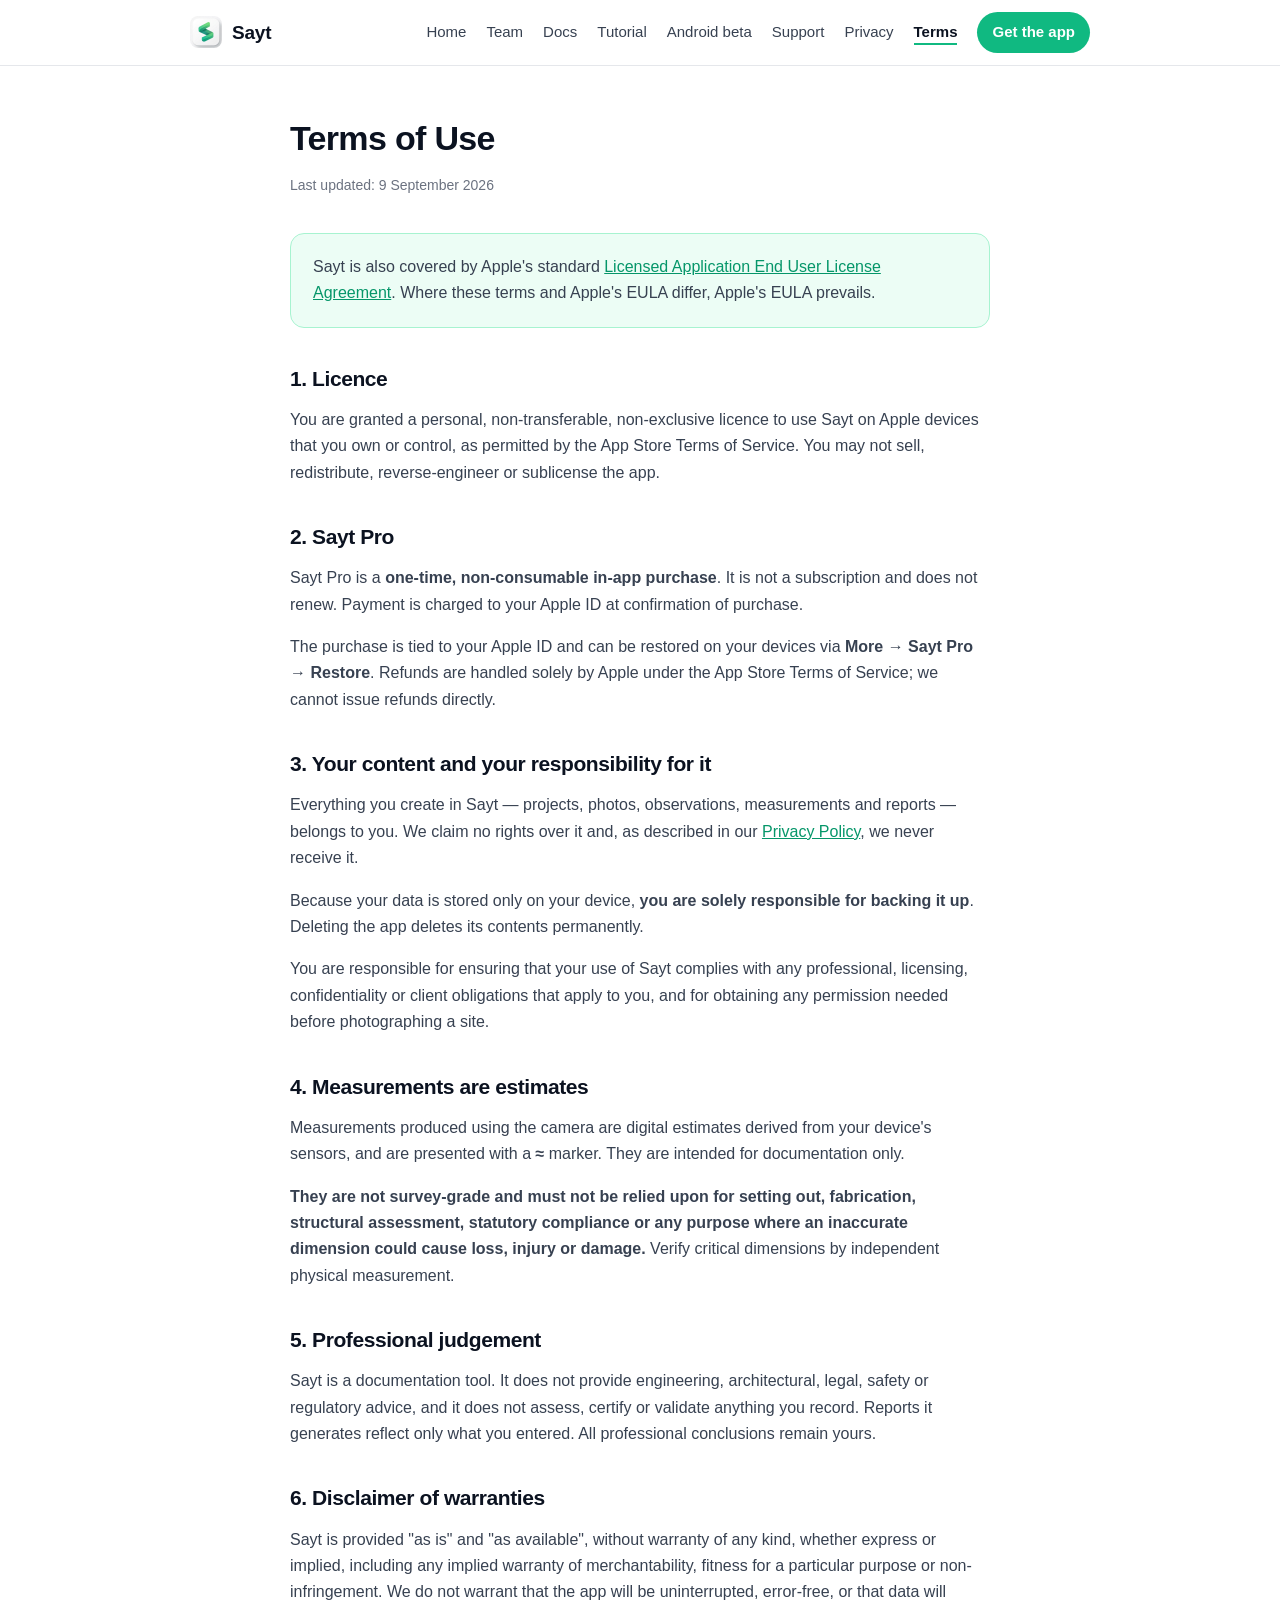
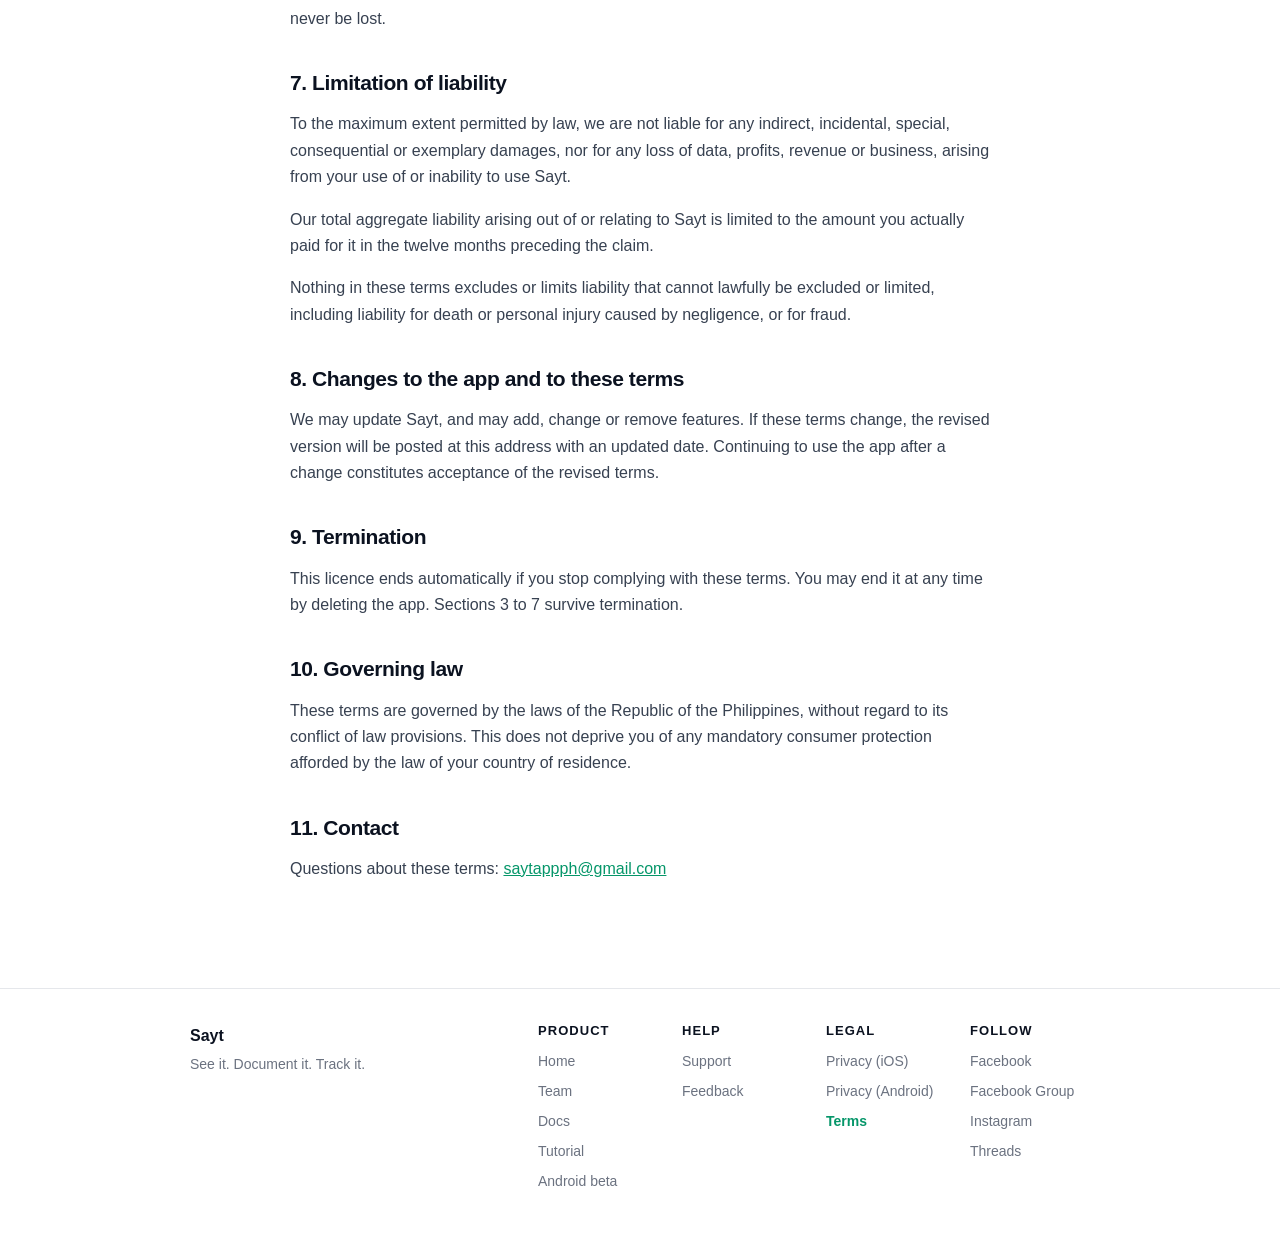
<file: terms.html>
<!DOCTYPE html>
<html lang="en">
<head>
<meta charset="utf-8">
<meta name="viewport" content="width=device-width, initial-scale=1">
<meta http-equiv="Content-Security-Policy" content="default-src 'none'; style-src 'self'; img-src 'self' data:; base-uri 'none'; form-action 'none'; frame-ancestors 'none'">
<meta name="referrer" content="no-referrer">
<title>Terms of Use — Sayt</title>
<meta name="description" content="Terms of use for the Sayt iPhone app and the Sayt Pro in-app purchase.">
<link rel="canonical" href="https://sayt-app.store/terms.html">
<link rel="icon" href="assets/img/favicon.png" type="image/png">
<link rel="apple-touch-icon" href="assets/img/logo.png">
<meta name="theme-color" content="#0F172A">
<meta name="robots" content="index, follow, max-image-preview:large, max-snippet:-1">

<!-- Open Graph (Facebook, LinkedIn, Messenger, WhatsApp) -->
<meta property="og:type" content="website">
<meta property="og:site_name" content="Sayt">
<meta property="og:locale" content="en_PH">
<meta property="og:title" content="Terms of Use — Sayt">
<meta property="og:description" content="Terms of use for the Sayt iPhone app and the Sayt Pro in-app purchase.">
<meta property="og:url" content="https://sayt-app.store/terms.html">
<meta property="og:image" content="https://sayt-app.store/assets/img/og-cover.png">
<meta property="og:image:width" content="1200">
<meta property="og:image:height" content="630">
<meta property="og:image:alt" content="Sayt — stop writing site reports after the visit">

<!-- Twitter / X -->
<meta name="twitter:card" content="summary_large_image">
<meta name="twitter:title" content="Terms of Use — Sayt">
<meta name="twitter:description" content="Terms of use for the Sayt iPhone app and the Sayt Pro in-app purchase.">
<meta name="twitter:image" content="https://sayt-app.store/assets/img/og-cover.png">
<meta name="twitter:image:alt" content="Sayt — stop writing site reports after the visit">
<link rel="stylesheet" href="assets/style.css">
</head>
<body>

<header class="site">
  <div class="wrap">
    <nav aria-label="Main navigation">
      <a class="skip-link" href="#main">Skip to content</a>
      <a class="brand" href="index.html">
        <img src="assets/img/logo.png" alt="" width="32" height="32">
        <span>Sayt</span>
      </a>
      <span class="links">
        <a href="index.html">Home</a>
        <a href="team.html">Team</a>
        <a href="docs.html">Docs</a>
        <a href="tutorial.html">Tutorial</a>
          <a href="android-beta.html">Android beta</a>
        <a href="support.html">Support</a>
        <a href="privacy.html">Privacy</a>
        <a href="terms.html" aria-current="page">Terms</a>
        <a class="cta" href="index.html#beta">Get the app</a>
      </span>
      <input class="nav-toggle" id="nav-toggle" type="checkbox" aria-label="Open navigation menu">
      <label class="menu-button" for="nav-toggle">Menu</label>
      <span class="menu-panel">
          <a href="index.html">Home</a>
          <a href="team.html">Team</a>
          <a href="docs.html">Docs</a>
          <a href="tutorial.html">Tutorial</a>
          <a href="android-beta.html">Android beta</a>
          <a href="support.html">Support</a>
          <a href="privacy.html">Privacy</a>
          <a href="terms.html" aria-current="page">Terms</a>
          <a class="cta" href="index.html#beta">Get the app</a>
      </span>
    </nav>
  </div>
</header>

<main id="main" class="doc">
  <div class="narrow">
<h1>Terms of Use</h1>
  <p class="updated">Last updated: 9 September 2026</p>

  <div class="callout">
    <p>Sayt is also covered by Apple's standard
    <a href="https://www.apple.com/legal/internet-services/itunes/dev/stdeula/" rel="noopener noreferrer">Licensed Application End User License Agreement</a>.
    Where these terms and Apple's EULA differ, Apple's EULA prevails.</p>
  </div>

  <h2>1. Licence</h2>
  <p>You are granted a personal, non-transferable, non-exclusive licence to use
  Sayt on Apple devices that you own or control, as permitted by the App Store
  Terms of Service. You may not sell, redistribute, reverse-engineer or
  sublicense the app.</p>

  <h2>2. Sayt Pro</h2>
  <p>Sayt Pro is a <strong>one-time, non-consumable in-app purchase</strong>. It
  is not a subscription and does not renew. Payment is charged to your Apple ID
  at confirmation of purchase.</p>
  <p>The purchase is tied to your Apple ID and can be restored on your devices
  via <strong>More → Sayt Pro → Restore</strong>. Refunds are handled solely by
  Apple under the App Store Terms of Service; we cannot issue refunds directly.</p>

  <h2>3. Your content and your responsibility for it</h2>
  <p>Everything you create in Sayt — projects, photos, observations,
  measurements and reports — belongs to you. We claim no rights over it and, as
  described in our <a href="privacy.html">Privacy Policy</a>, we never receive
  it.</p>
  <p>Because your data is stored only on your device, <strong>you are solely
  responsible for backing it up</strong>. Deleting the app deletes its contents
  permanently.</p>
  <p>You are responsible for ensuring that your use of Sayt complies with any
  professional, licensing, confidentiality or client obligations that apply to
  you, and for obtaining any permission needed before photographing a site.</p>

  <h2>4. Measurements are estimates</h2>
  <p>Measurements produced using the camera are digital estimates derived from
  your device's sensors, and are presented with a <strong>≈</strong> marker.
  They are intended for documentation only.</p>
  <p><strong>They are not survey-grade and must not be relied upon for setting
  out, fabrication, structural assessment, statutory compliance or any purpose
  where an inaccurate dimension could cause loss, injury or damage.</strong>
  Verify critical dimensions by independent physical measurement.</p>

  <h2>5. Professional judgement</h2>
  <p>Sayt is a documentation tool. It does not provide engineering,
  architectural, legal, safety or regulatory advice, and it does not assess,
  certify or validate anything you record. Reports it generates reflect only
  what you entered. All professional conclusions remain yours.</p>

  <h2>6. Disclaimer of warranties</h2>
  <p>Sayt is provided "as is" and "as available", without warranty of any kind,
  whether express or implied, including any implied warranty of
  merchantability, fitness for a particular purpose or non-infringement. We do
  not warrant that the app will be uninterrupted, error-free, or that data will
  never be lost.</p>

  <h2>7. Limitation of liability</h2>
  <p>To the maximum extent permitted by law, we are not liable for any
  indirect, incidental, special, consequential or exemplary damages, nor for
  any loss of data, profits, revenue or business, arising from your use of or
  inability to use Sayt.</p>
  <p>Our total aggregate liability arising out of or relating to Sayt is limited
  to the amount you actually paid for it in the twelve months preceding the
  claim.</p>
  <p>Nothing in these terms excludes or limits liability that cannot lawfully be
  excluded or limited, including liability for death or personal injury caused
  by negligence, or for fraud.</p>

  <h2>8. Changes to the app and to these terms</h2>
  <p>We may update Sayt, and may add, change or remove features. If these terms
  change, the revised version will be posted at this address with an updated
  date. Continuing to use the app after a change constitutes acceptance of the
  revised terms.</p>

  <h2>9. Termination</h2>
  <p>This licence ends automatically if you stop complying with these terms. You
  may end it at any time by deleting the app. Sections 3 to 7 survive
  termination.</p>

  <h2>10. Governing law</h2>
  <p>These terms are governed by the laws of the Republic of the Philippines,
  without regard to its conflict of law provisions. This does not deprive you of
  any mandatory consumer protection afforded by the law of your country of
  residence.</p>

  <h2>11. Contact</h2>
  <p>Questions about these terms:
  <a href="mailto:saytappph@gmail.com">saytappph@gmail.com</a></p>
  </div>
</main>

<footer class="site">
  <div class="wrap footer-grid">
    <div class="footer-brand">
      <strong>Sayt</strong>
      <span>See it. Document it. Track it.</span>
    </div>
      <div class="footer-group">
        <h2>Product</h2>
          <a href="index.html">Home</a>
          <a href="team.html">Team</a>
          <a href="docs.html">Docs</a>
          <a href="tutorial.html">Tutorial</a>
          <a href="android-beta.html">Android beta</a>
      </div>
      <div class="footer-group">
        <h2>Help</h2>
          <a href="support.html">Support</a>
          <a href="index.html#feedback">Feedback</a>
      </div>
      <div class="footer-group">
        <h2>Legal</h2>
          <a href="privacy.html">Privacy (iOS)</a>
          <a href="privacy-android.html">Privacy (Android)</a>
          <a href="terms.html" aria-current="page">Terms</a>
      </div>
      <div class="footer-group">
        <h2>Follow</h2>
          <a href="https://www.facebook.com/share/1BxzhzaRKg/?mibextid=wwXIfr" target="_blank" rel="noopener noreferrer">Facebook</a>
          <a href="https://www.facebook.com/share/g/1BvAk79CXR/?mibextid=wwXIfr" target="_blank" rel="noopener noreferrer">Facebook Group</a>
          <a href="https://www.instagram.com/reel/DdNikRHTqJE/?stkn=MTcxb2F4czk1YzZhcQ==" target="_blank" rel="noopener noreferrer">Instagram</a>
          <a href="https://www.threads.com/share/BAqm3SFzFO/" target="_blank" rel="noopener noreferrer">Threads</a>
      </div>
  </div>
</footer>

</body>
</html>
</file>
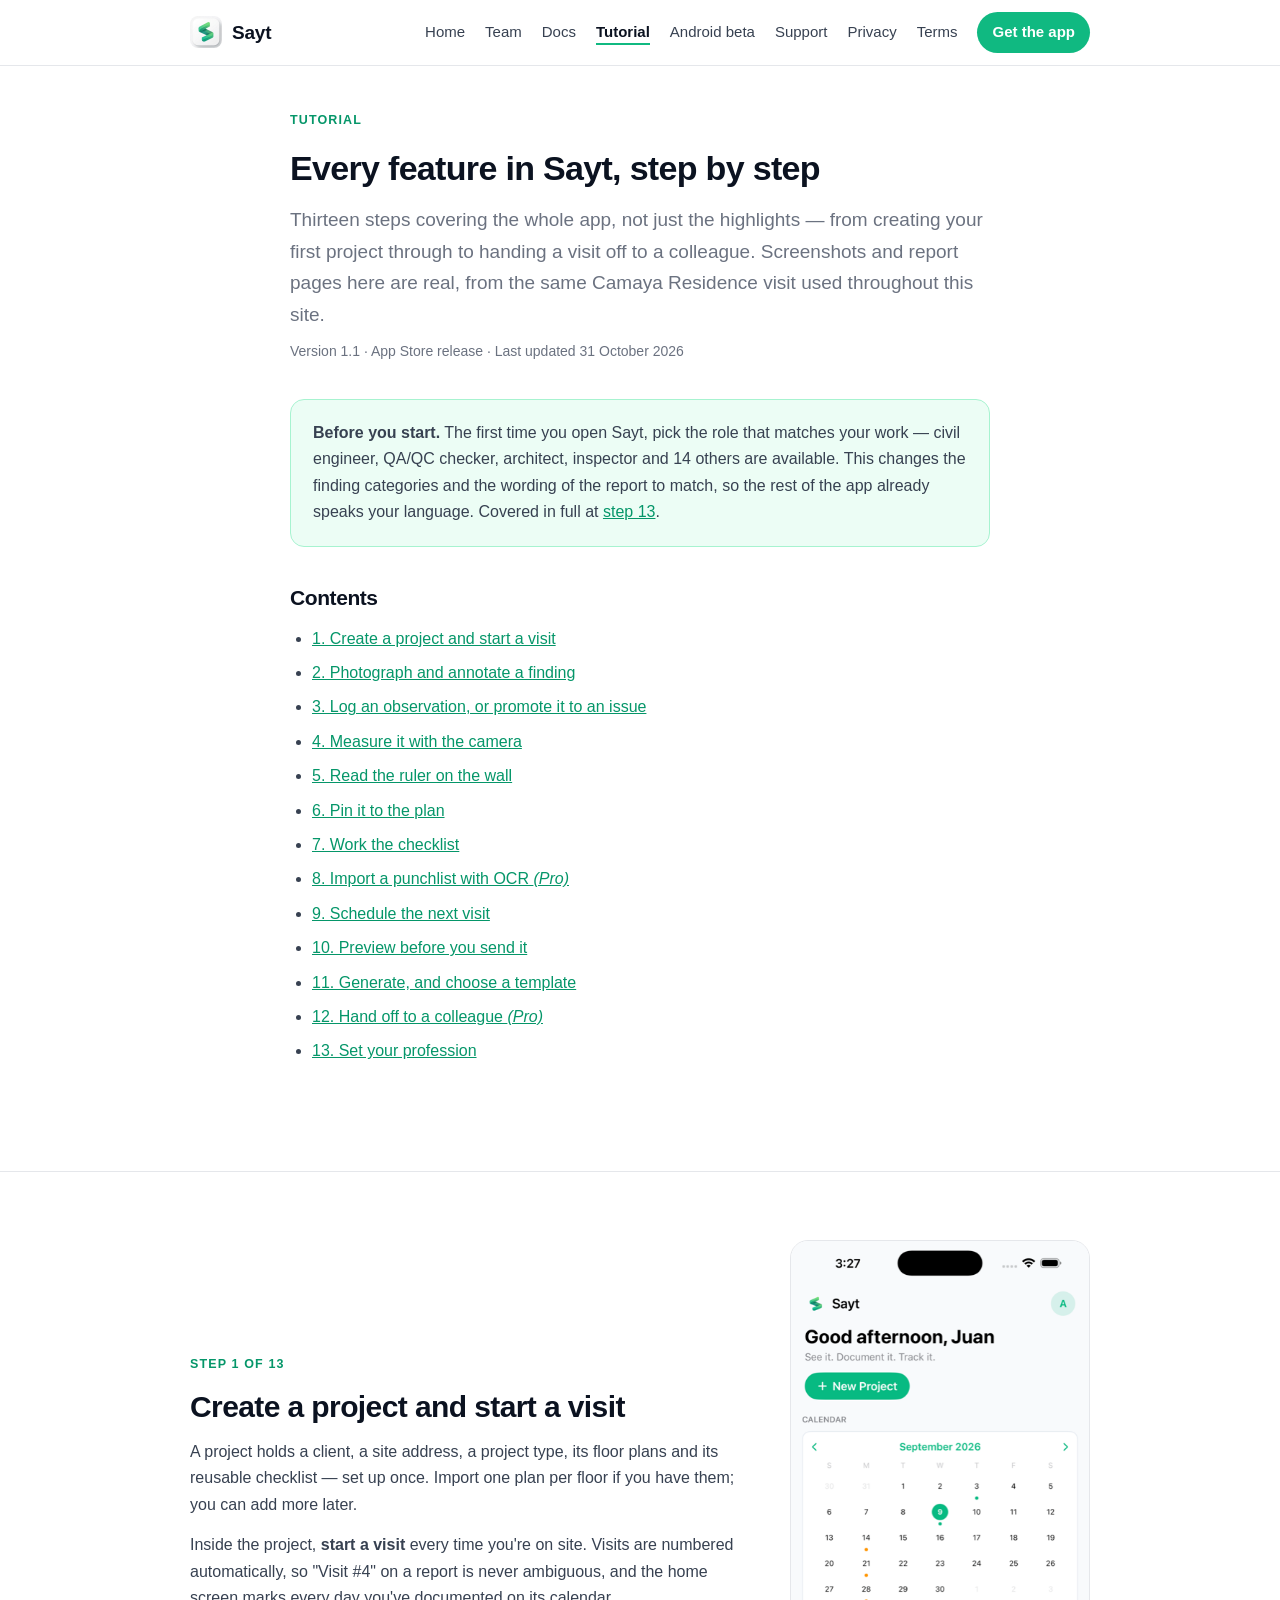
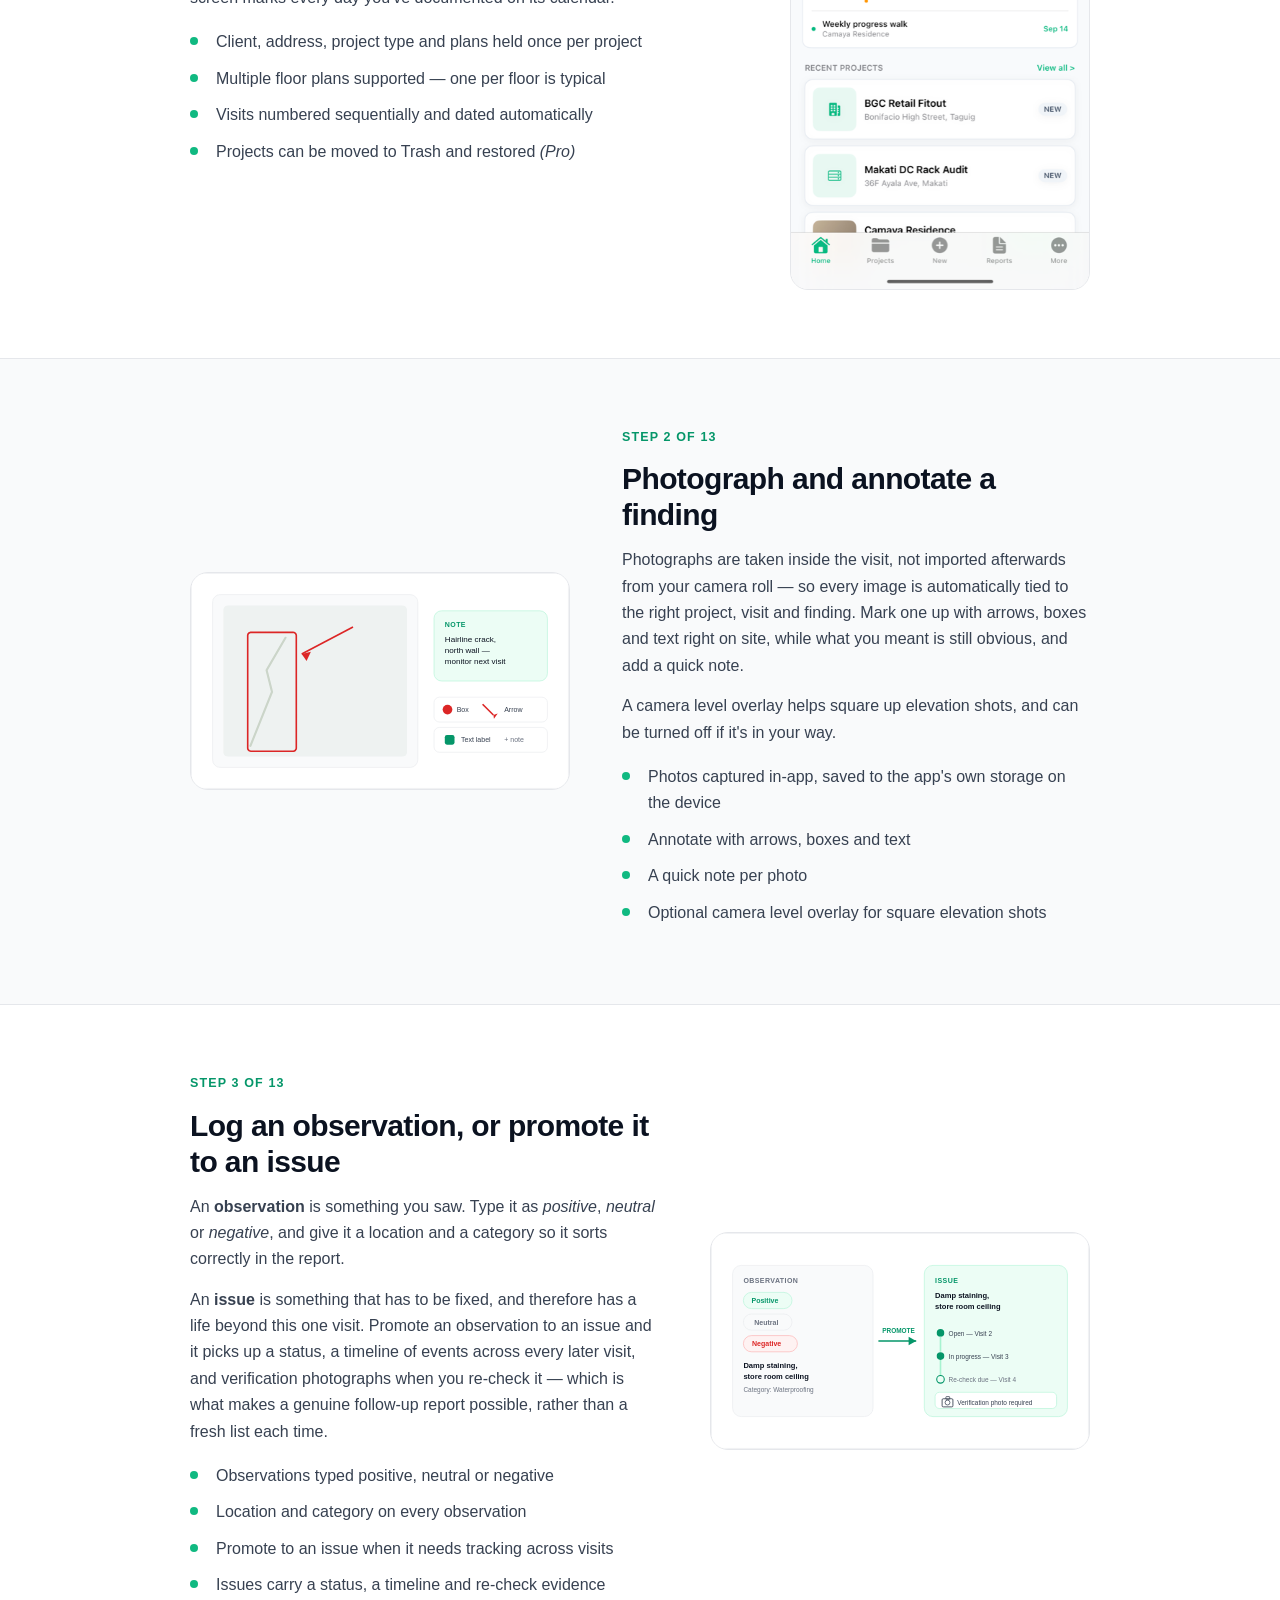
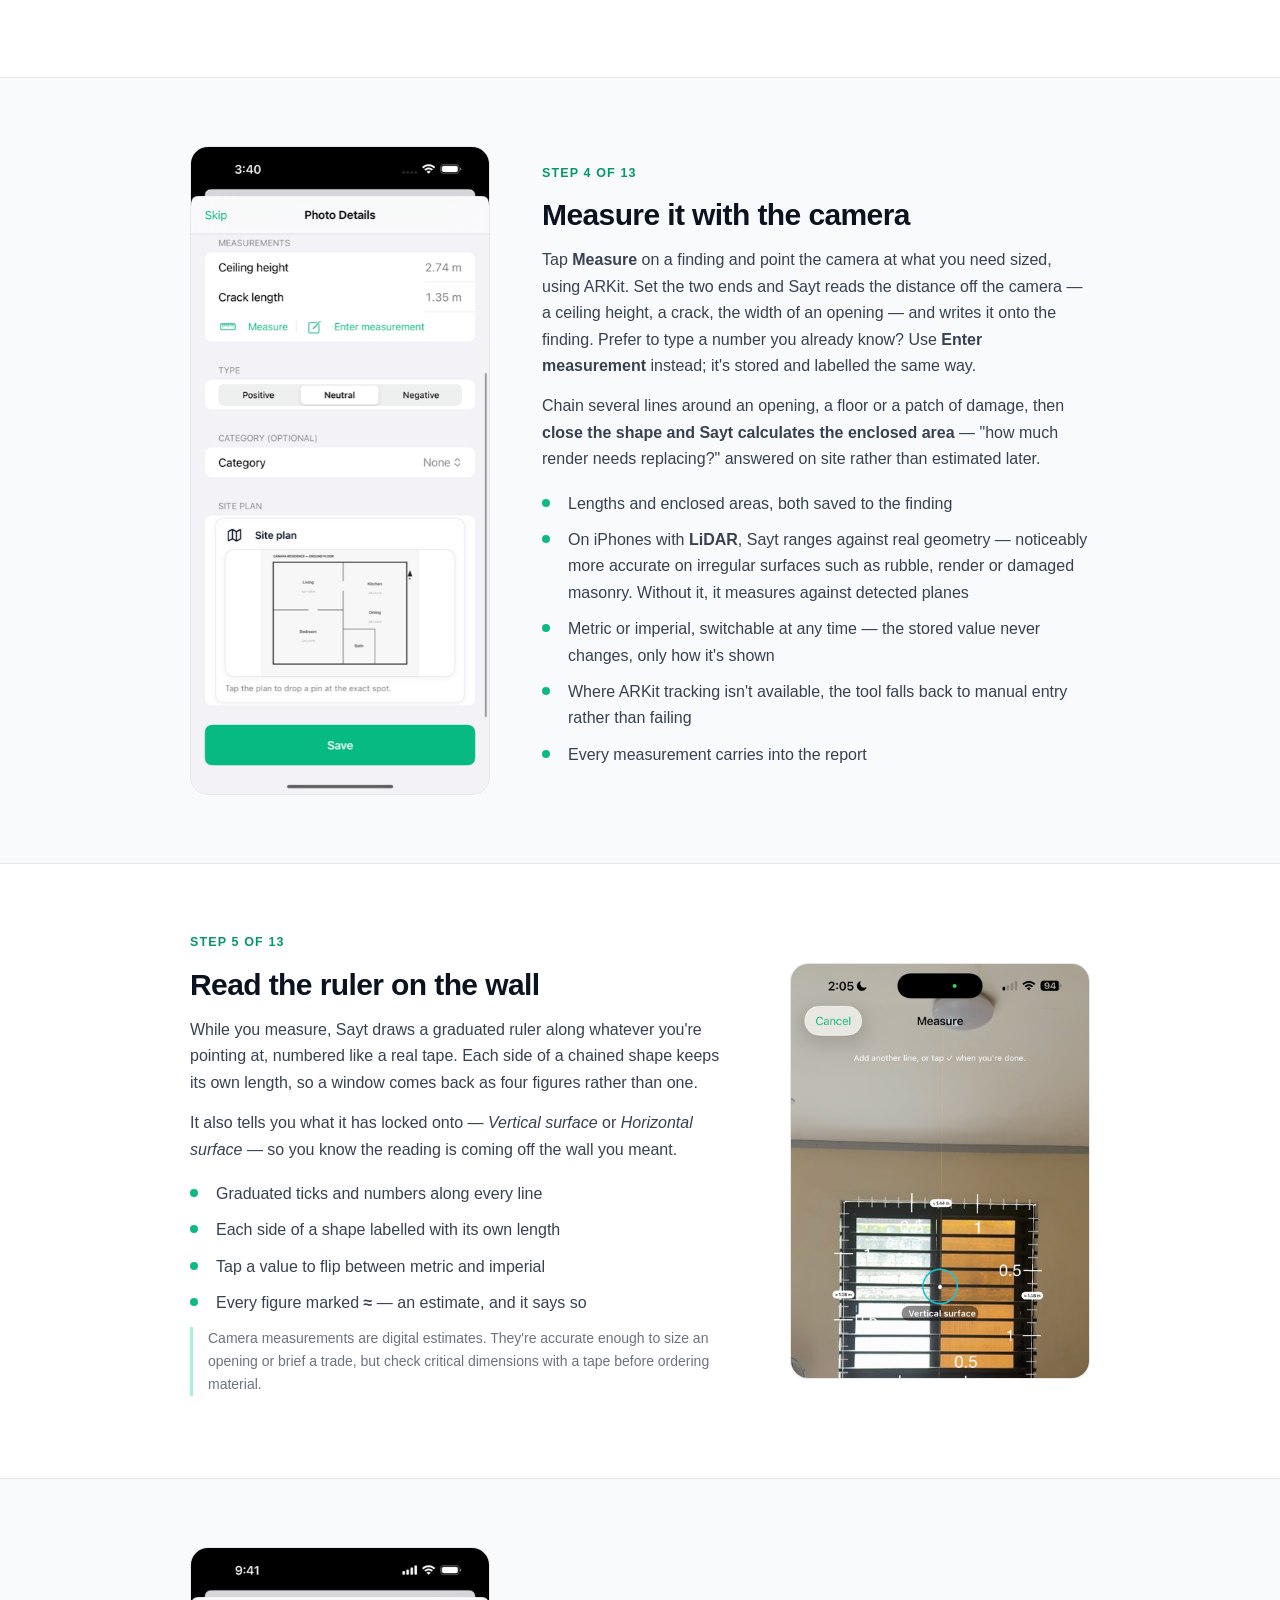
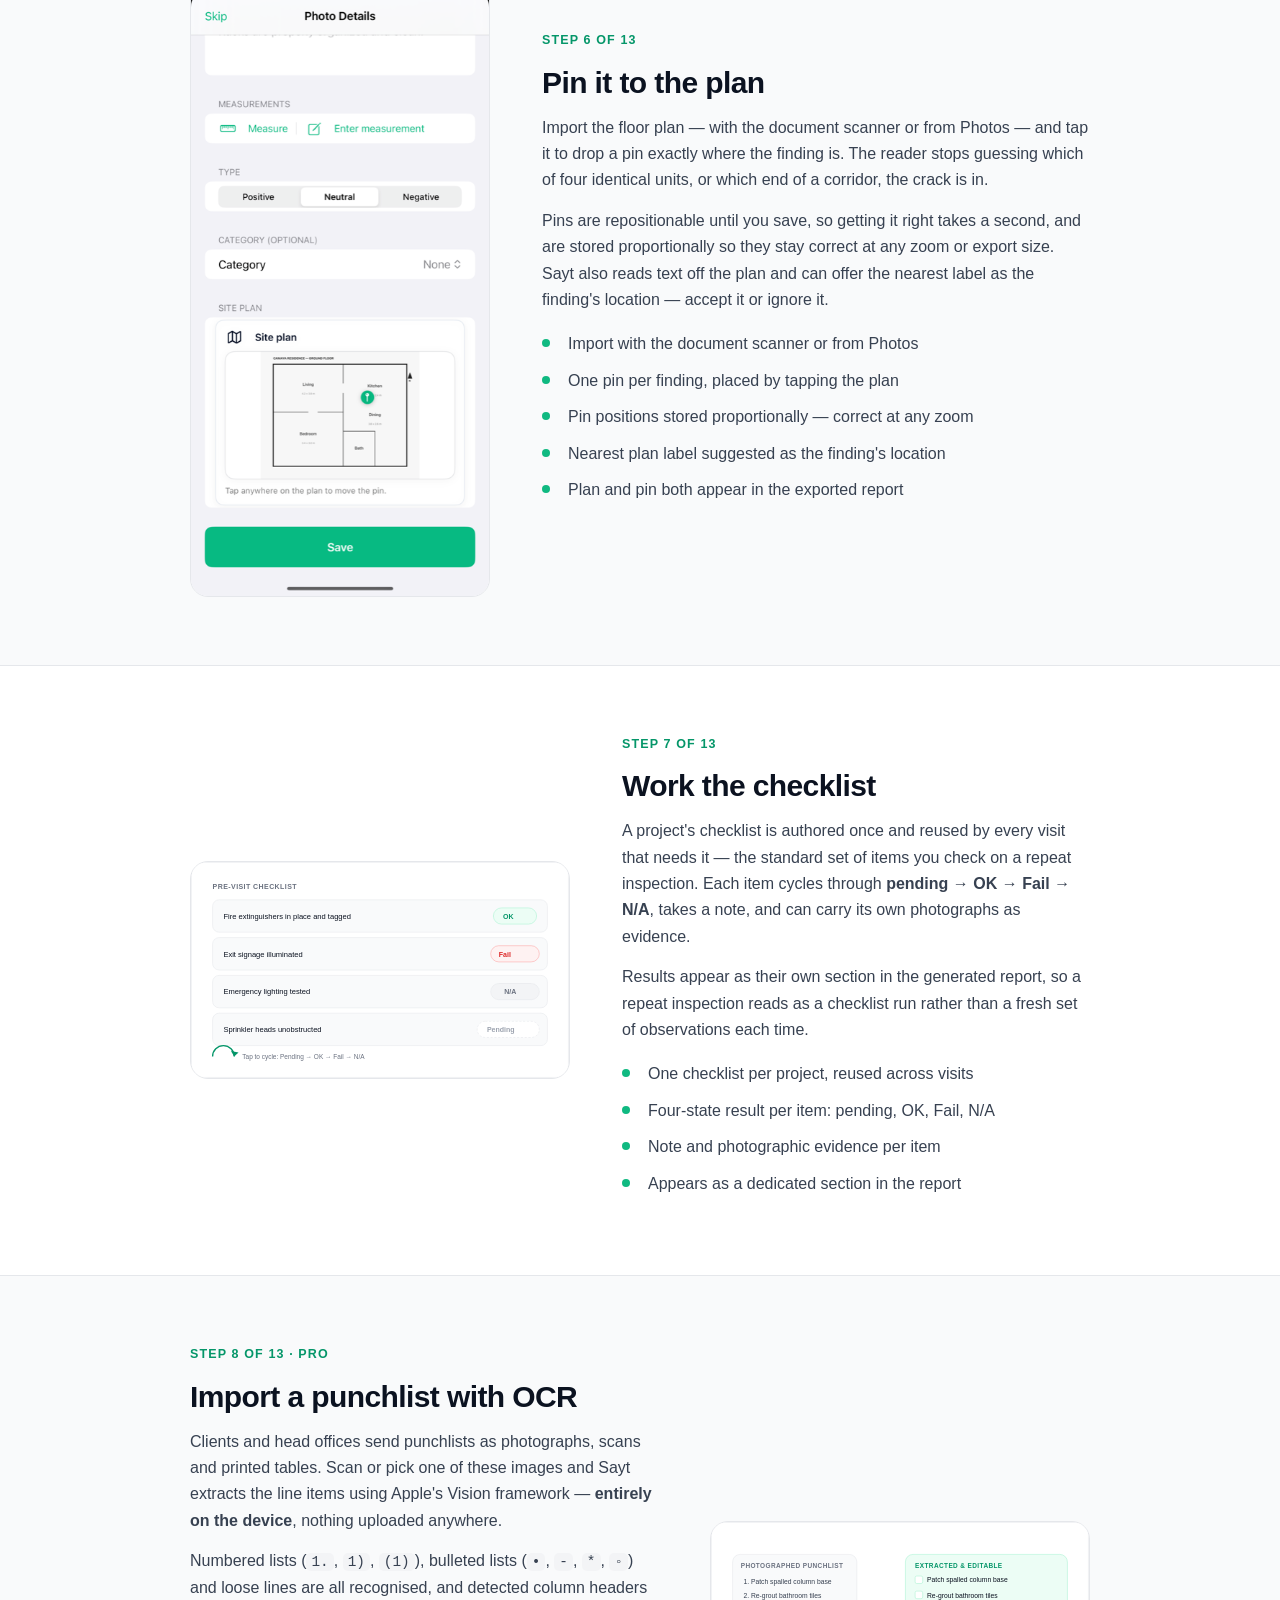
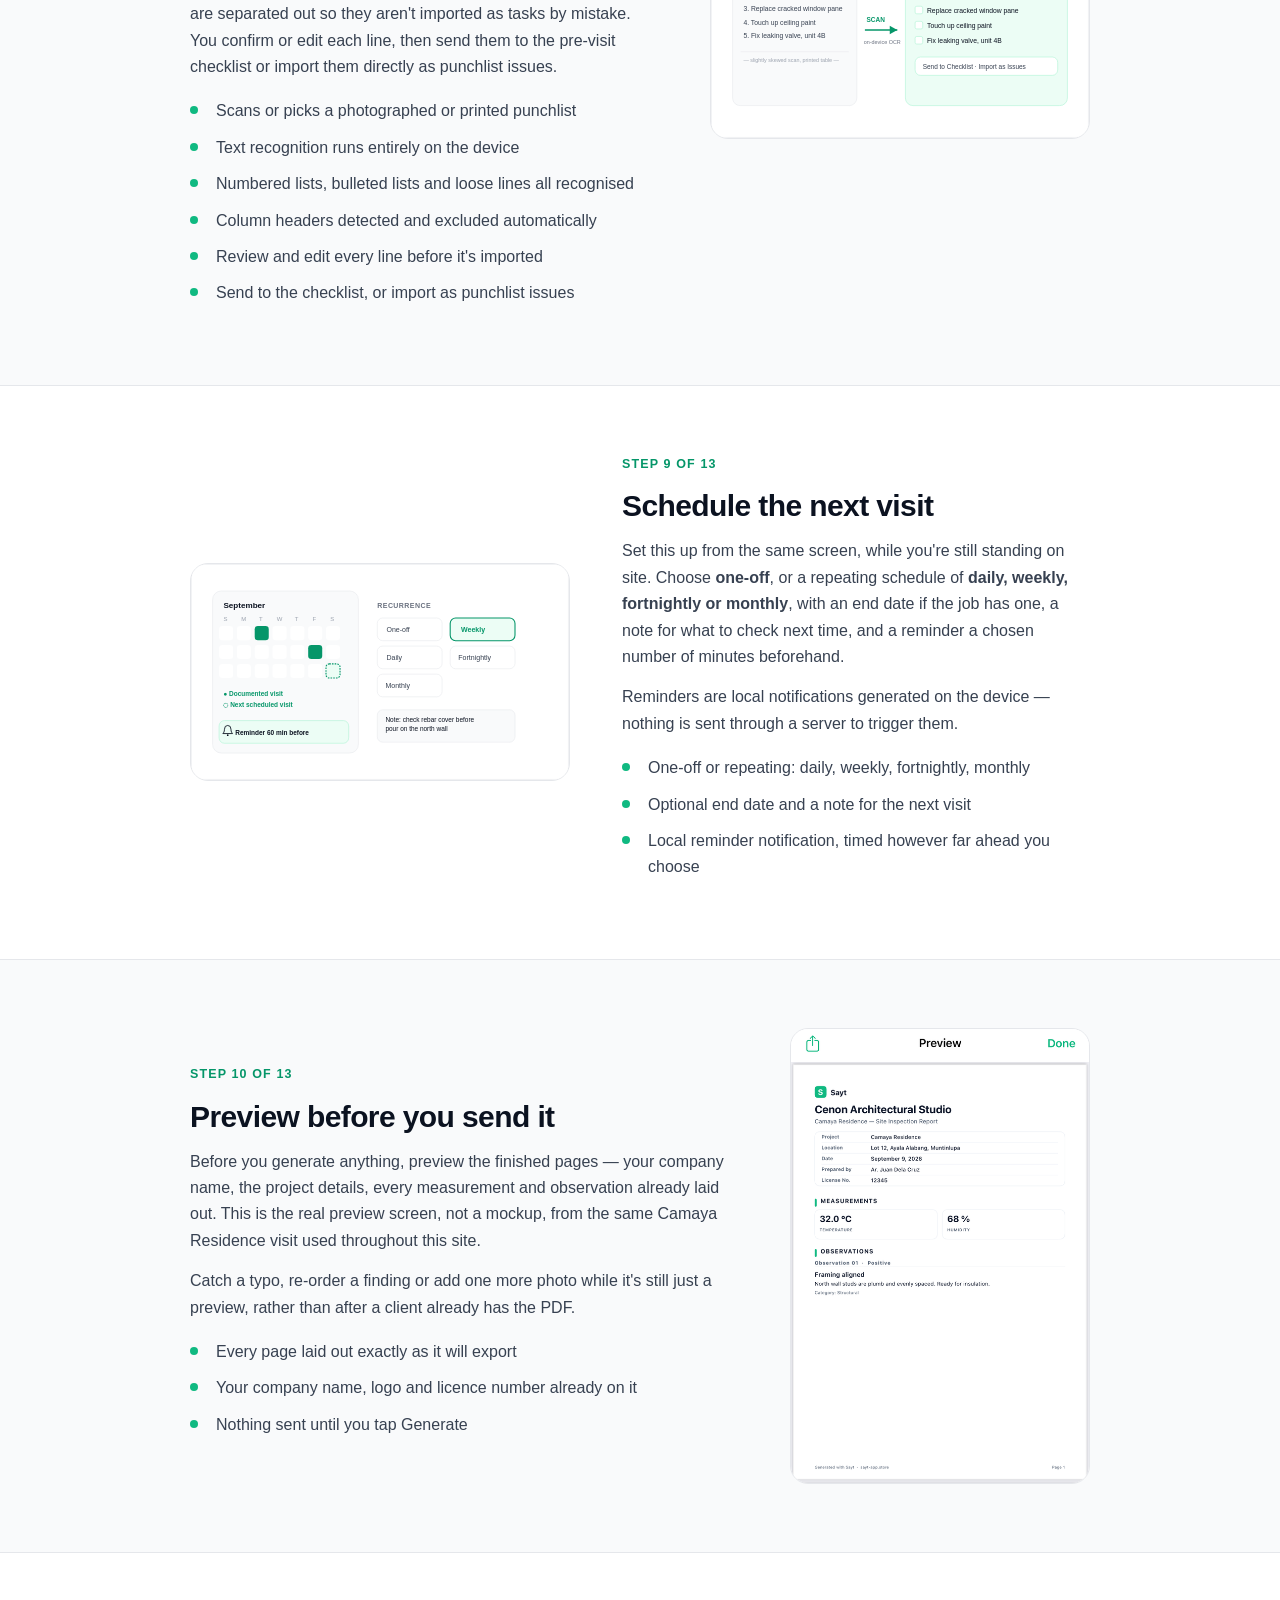
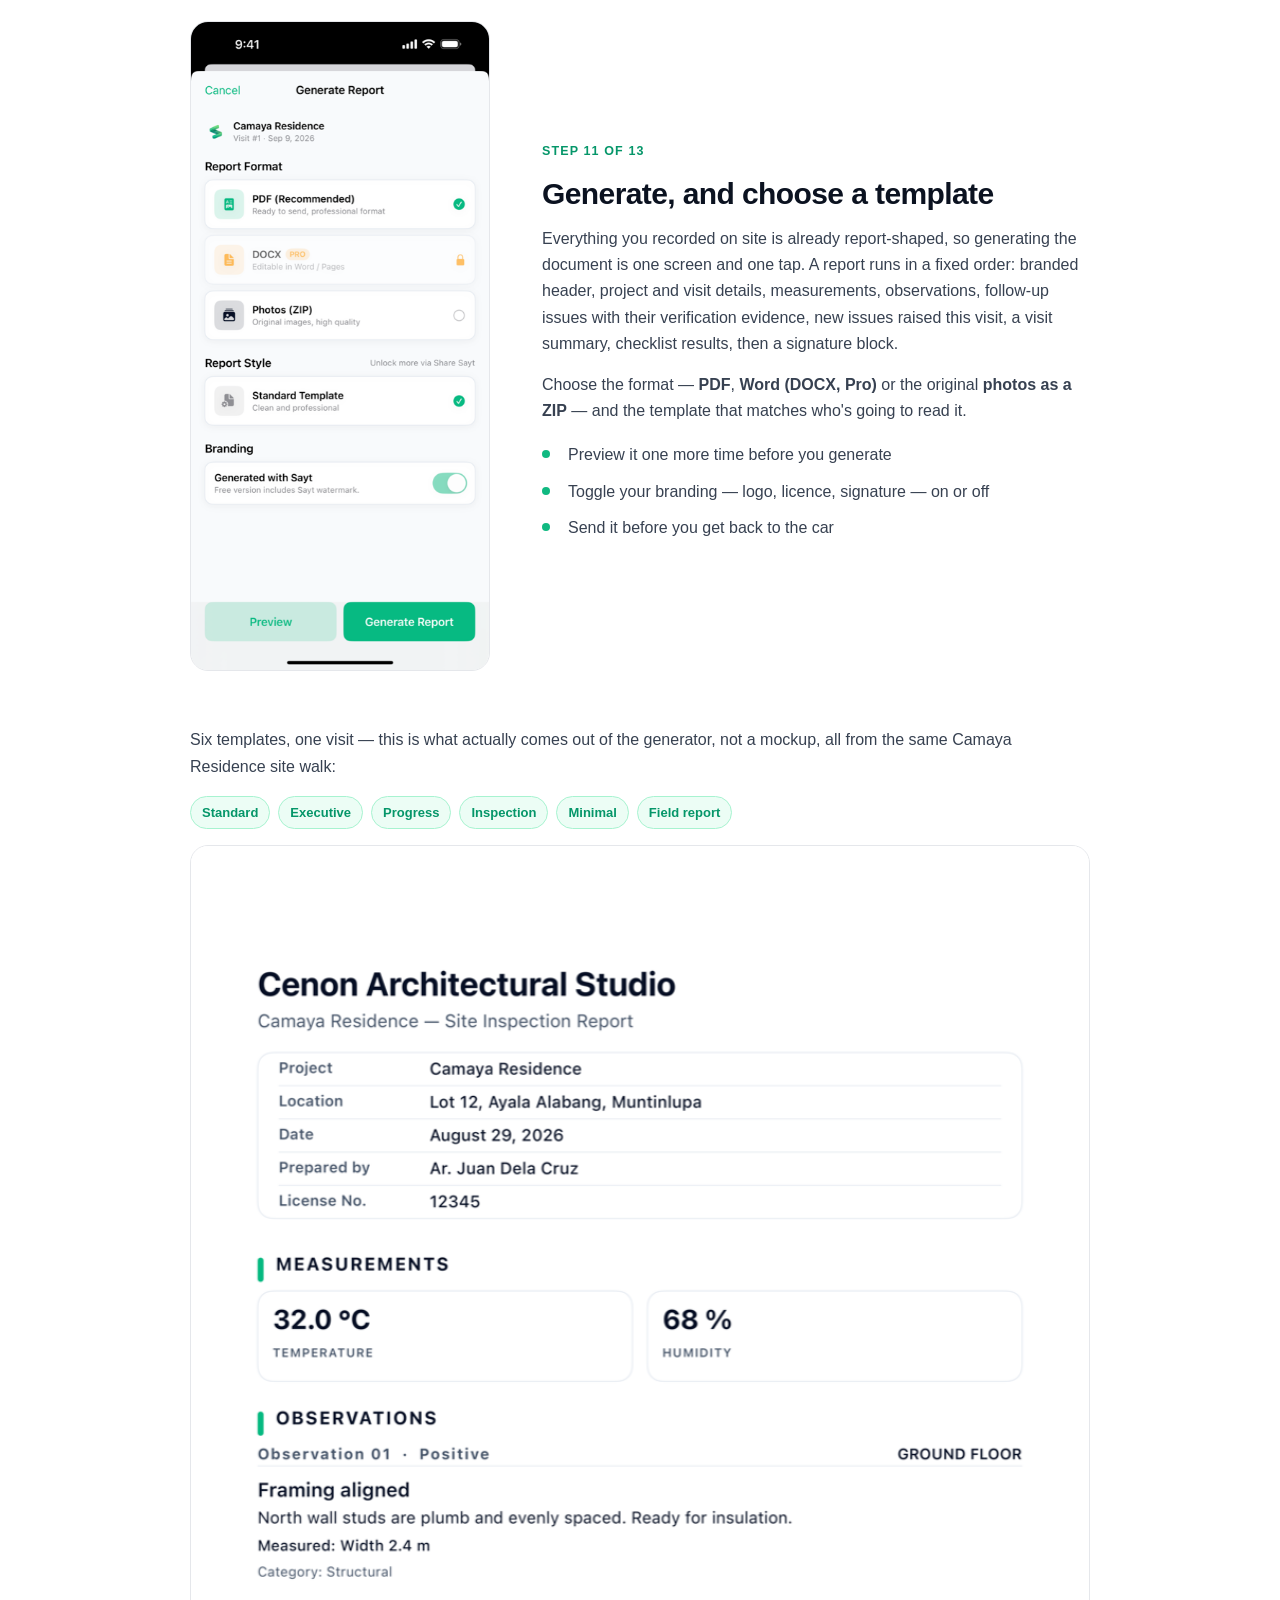
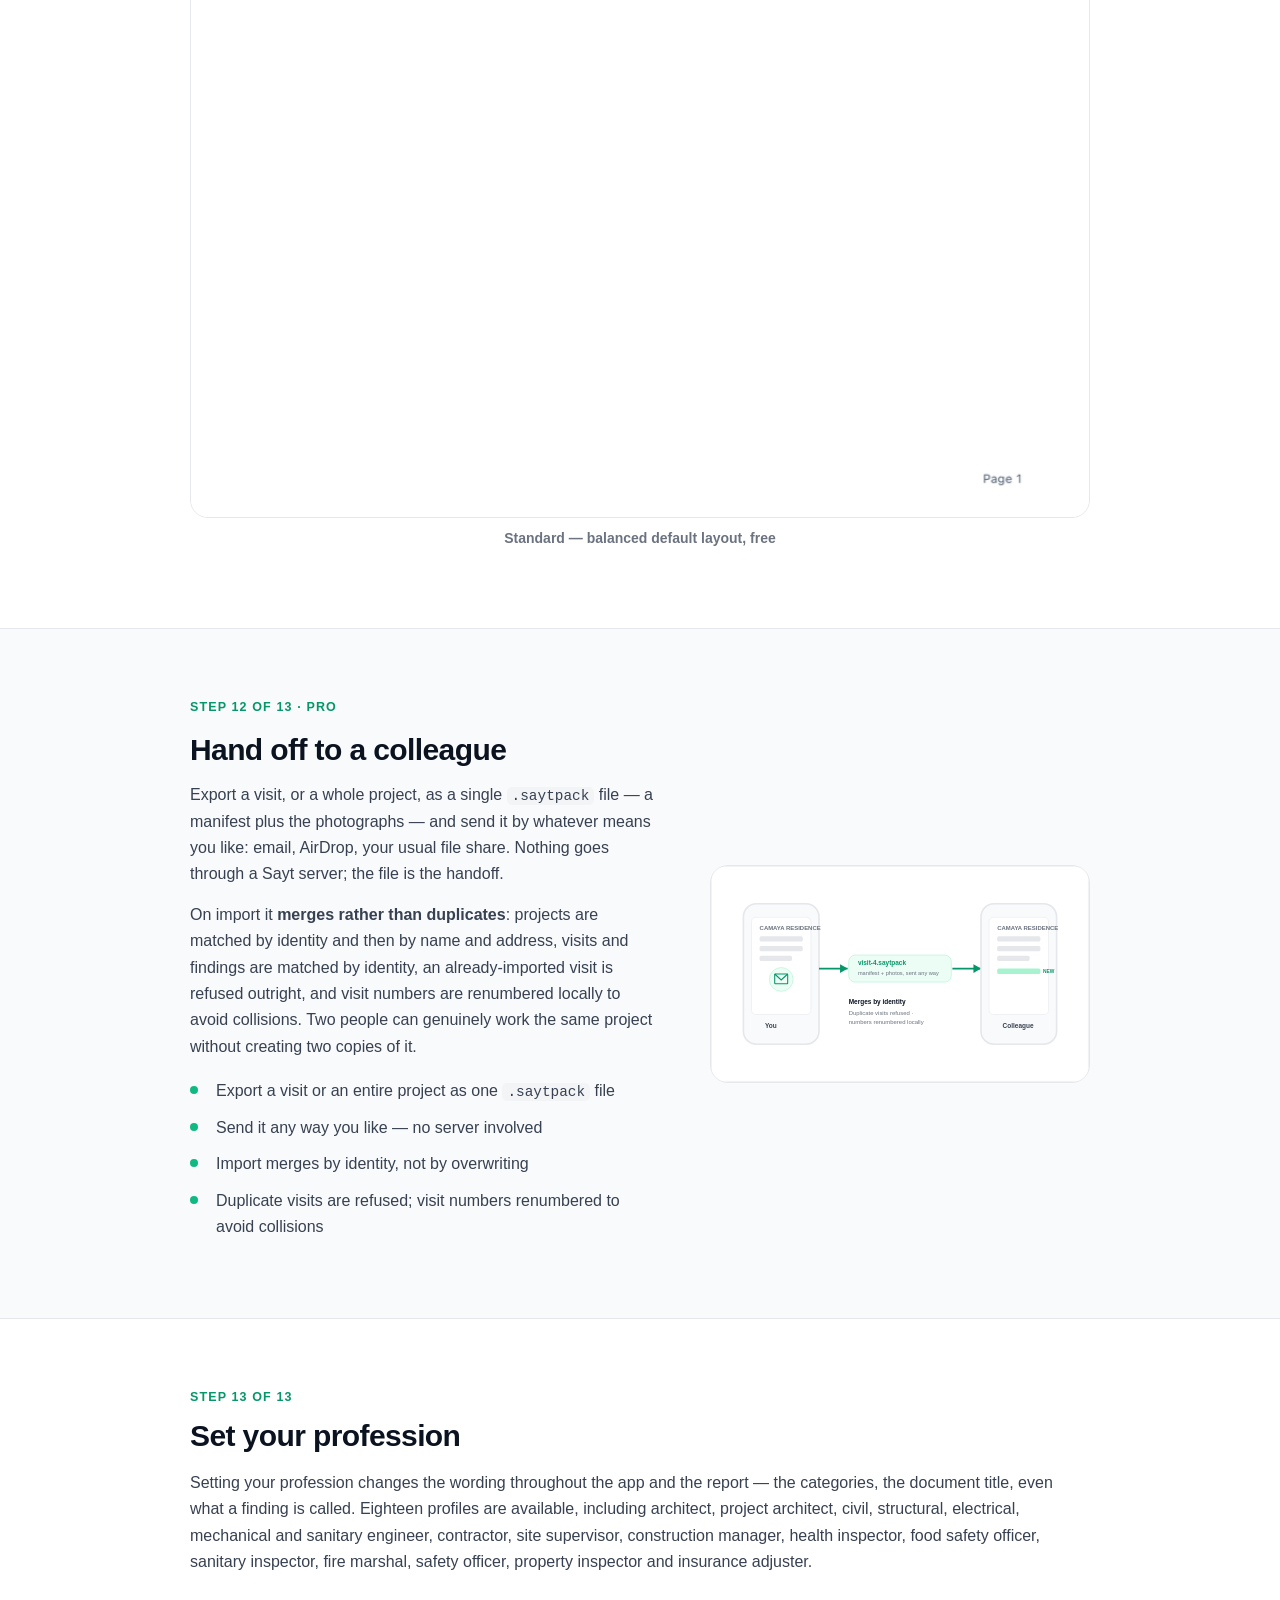
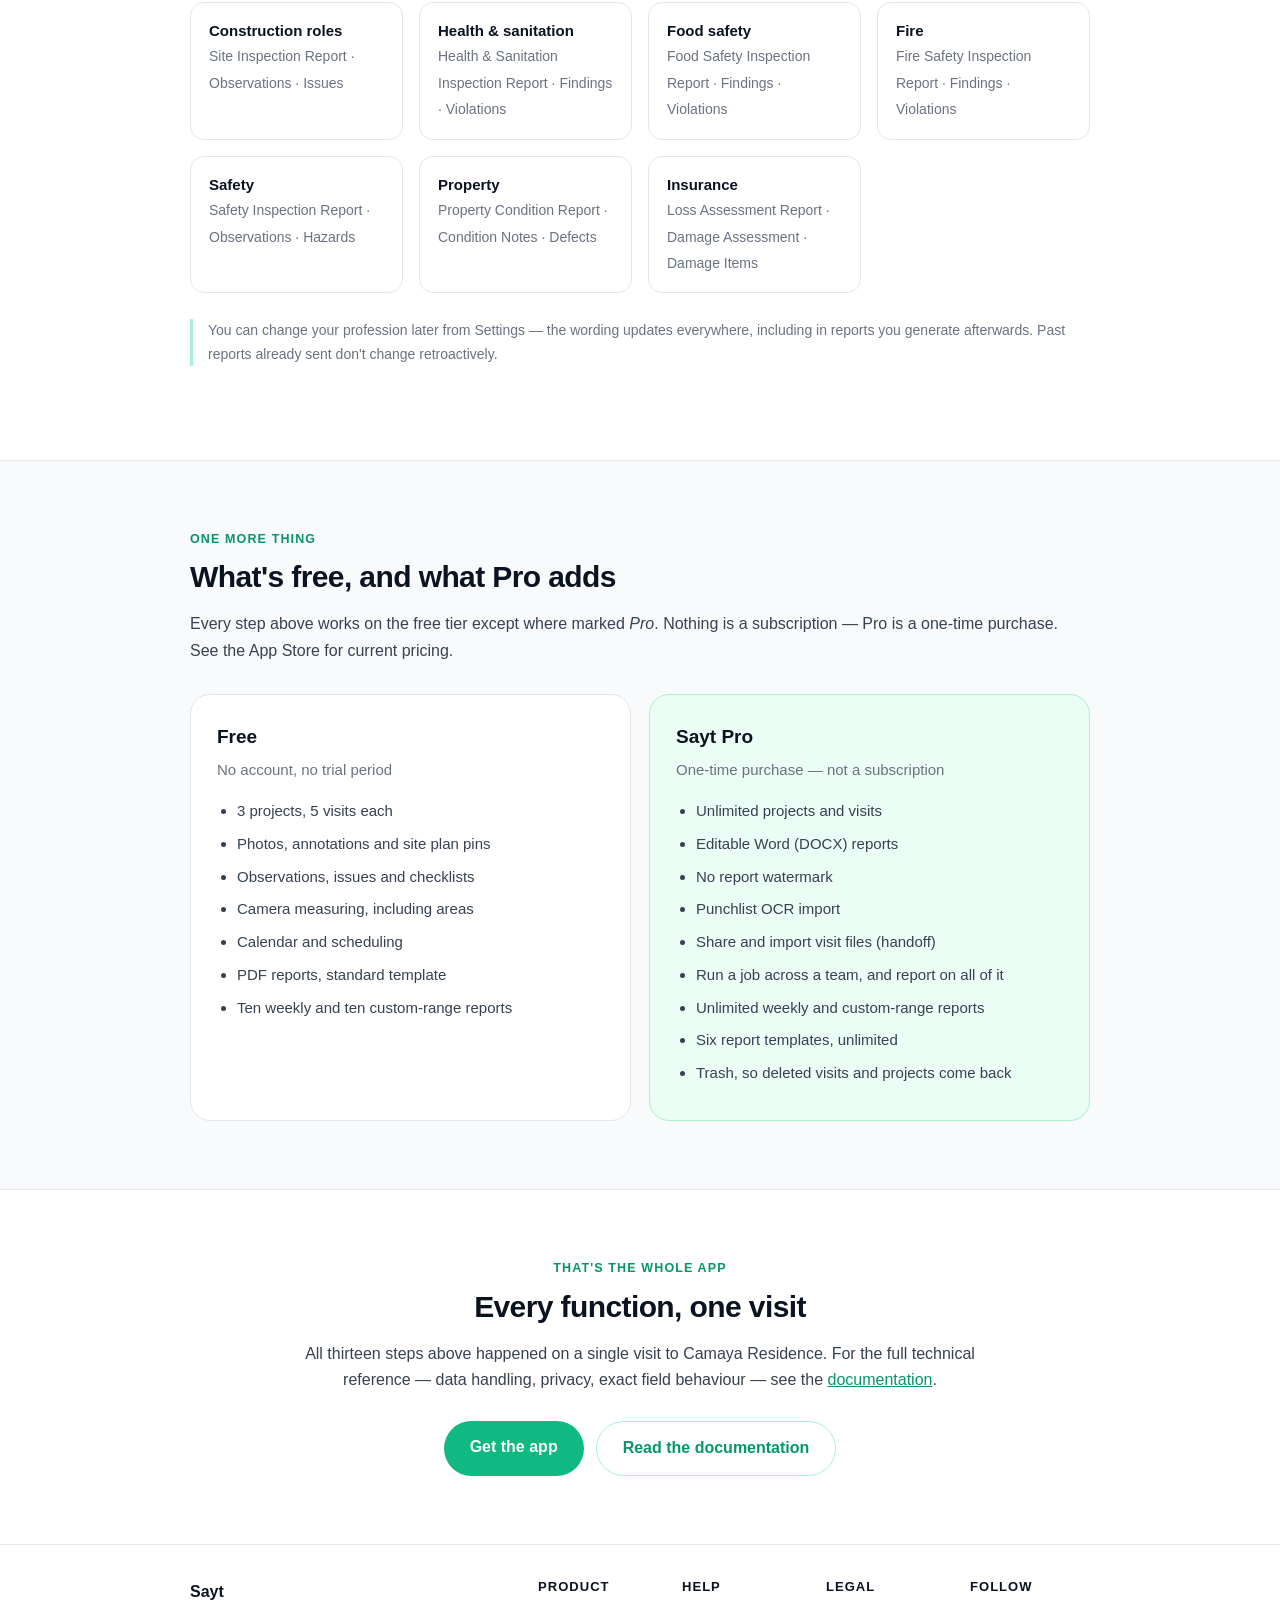
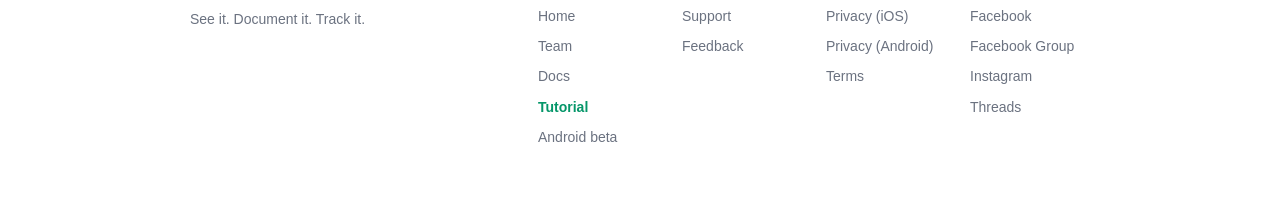
<file: tutorial.html>
<!DOCTYPE html>
<html lang="en">
<head>
<meta charset="utf-8">
<meta name="viewport" content="width=device-width, initial-scale=1">
<meta http-equiv="Content-Security-Policy" content="default-src 'none'; style-src 'self'; img-src 'self' data:; base-uri 'none'; form-action 'none'; frame-ancestors 'none'">
<meta name="referrer" content="no-referrer">
<title>Tutorial — every feature in Sayt, step by step</title>
<meta name="description" content="A complete walkthrough of every feature in Sayt: projects and visits, photo capture and annotation, observations and issues, camera measuring, site plan pinning, checklists, punchlist OCR import, scheduling, report generation and handoff.">
<link rel="canonical" href="https://sayt-app.store/tutorial.html">
<link rel="icon" href="assets/img/favicon.png" type="image/png">
<link rel="apple-touch-icon" href="assets/img/logo.png">
<meta name="theme-color" content="#0F172A">
<meta name="robots" content="index, follow, max-image-preview:large, max-snippet:-1">

<!-- Open Graph (Facebook, LinkedIn, Messenger, WhatsApp) -->
<meta property="og:type" content="article">
<meta property="og:site_name" content="Sayt">
<meta property="og:locale" content="en_PH">
<meta property="og:title" content="Tutorial — every feature in Sayt, step by step">
<meta property="og:description" content="A complete walkthrough of every feature in Sayt: projects and visits, photo capture and annotation, observations and issues, camera measuring, site plan pinning, checklists, punchlist OCR import, scheduling, report generation and handoff.">
<meta property="og:url" content="https://sayt-app.store/tutorial.html">
<meta property="og:image" content="https://sayt-app.store/assets/img/og-cover.png">
<meta property="og:image:width" content="1200">
<meta property="og:image:height" content="630">
<meta property="og:image:alt" content="Sayt — stop writing site reports after the visit">

<!-- Twitter / X -->
<meta name="twitter:card" content="summary_large_image">
<meta name="twitter:title" content="Tutorial — every feature in Sayt, step by step">
<meta name="twitter:description" content="A complete walkthrough of every feature in Sayt: projects and visits, photo capture and annotation, observations and issues, camera measuring, site plan pinning, checklists, punchlist OCR import, scheduling, report generation and handoff.">
<meta name="twitter:image" content="https://sayt-app.store/assets/img/og-cover.png">
<meta name="twitter:image:alt" content="Sayt — stop writing site reports after the visit">
<link rel="stylesheet" href="assets/style.css">
<script type="application/ld+json">
{
  "@context": "https://schema.org",
  "@type": "HowTo",
  "name": "How to use every feature of Sayt, from project setup to sending the report",
  "description": "A complete walkthrough of Sayt: create a project, start a visit, photograph and annotate a finding, log an observation or issue, measure it with the camera, pin it to the plan, work the checklist, import a punchlist with OCR, schedule the next visit, preview and generate the report, then hand off to a colleague.",
  "url": "https://sayt-app.store/tutorial.html",
  "image": "https://sayt-app.store/assets/img/og-cover.png",
  "totalTime": "PT25M",
  "step": [
    { "@type": "HowToStep", "name": "Create a project and start a visit", "text": "Set up the client, site address and floor plans once, then start a numbered visit each time you're on site.", "url": "https://sayt-app.store/tutorial.html#step-1", "image": "https://sayt-app.store/assets/img/home.png" },
    { "@type": "HowToStep", "name": "Photograph and annotate a finding", "text": "Photograph what you're documenting inside the visit, then mark it up with arrows, boxes and text.", "url": "https://sayt-app.store/tutorial.html#step-2", "image": "https://sayt-app.store/assets/img/diagrams/annotate.svg" },
    { "@type": "HowToStep", "name": "Log an observation, or promote it to an issue", "text": "Type the observation as positive, neutral or negative. Promote anything that needs fixing to a tracked issue.", "url": "https://sayt-app.store/tutorial.html#step-3", "image": "https://sayt-app.store/assets/img/diagrams/observation-issue.svg" },
    { "@type": "HowToStep", "name": "Measure it with the camera", "text": "Tap Measure and point the camera at the finding to record a length or, by closing a shape, an area.", "url": "https://sayt-app.store/tutorial.html#step-4", "image": "https://sayt-app.store/assets/img/measure.png" },
    { "@type": "HowToStep", "name": "Read the ruler on the wall", "text": "Sayt draws a graduated ruler along whatever you are measuring and labels each side of a shape.", "url": "https://sayt-app.store/tutorial.html#step-5", "image": "https://sayt-app.store/assets/img/ruler.png" },
    { "@type": "HowToStep", "name": "Pin it to the plan", "text": "Import the floor plan and tap it to drop a pin exactly where the finding is.", "url": "https://sayt-app.store/tutorial.html#step-6", "image": "https://sayt-app.store/assets/img/siteplan.png" },
    { "@type": "HowToStep", "name": "Work the checklist", "text": "Cycle each item between pending, OK, Fail and N/A, with a note and photographic evidence.", "url": "https://sayt-app.store/tutorial.html#step-7", "image": "https://sayt-app.store/assets/img/diagrams/checklist.svg" },
    { "@type": "HowToStep", "name": "Import a punchlist with OCR", "text": "Scan a printed or photographed punchlist and Sayt extracts the line items on the device for you to review.", "url": "https://sayt-app.store/tutorial.html#step-8", "image": "https://sayt-app.store/assets/img/diagrams/ocr-punchlist.svg" },
    { "@type": "HowToStep", "name": "Schedule the next visit", "text": "Set a one-off or repeating schedule with a local reminder before you're due back on site.", "url": "https://sayt-app.store/tutorial.html#step-9", "image": "https://sayt-app.store/assets/img/diagrams/schedule.svg" },
    { "@type": "HowToStep", "name": "Preview before you send it", "text": "Preview the finished pages, with your branding and every finding already in place, before generating anything.", "url": "https://sayt-app.store/tutorial.html#step-10", "image": "https://sayt-app.store/assets/img/report-sample.png" },
    { "@type": "HowToStep", "name": "Generate, and choose a template", "text": "Generate a PDF, Word document or photo ZIP, picking the template that matches who is going to read it.", "url": "https://sayt-app.store/tutorial.html#step-11", "image": "https://sayt-app.store/assets/img/report.png" },
    { "@type": "HowToStep", "name": "Hand off to a colleague", "text": "Export a visit or project as a .saytpack file and import it elsewhere without duplicating anything.", "url": "https://sayt-app.store/tutorial.html#step-12", "image": "https://sayt-app.store/assets/img/diagrams/handoff.svg" },
    { "@type": "HowToStep", "name": "Set your profession", "text": "Pick your role once and Sayt changes the report's title and vocabulary to match how you actually work.", "url": "https://sayt-app.store/tutorial.html#step-13" }
  ]
}
</script>
</head>
<body>

<header class="site">
  <div class="wrap">
    <nav aria-label="Main navigation">
      <a class="skip-link" href="#main">Skip to content</a>
      <a class="brand" href="index.html">
        <img src="assets/img/logo.png" alt="" width="32" height="32">
        <span>Sayt</span>
      </a>
      <span class="links">
        <a href="index.html">Home</a>
        <a href="team.html">Team</a>
        <a href="docs.html">Docs</a>
        <a href="tutorial.html" aria-current="page">Tutorial</a>
        <a href="android-beta.html">Android beta</a>
        <a href="support.html">Support</a>
        <a href="privacy.html">Privacy</a>
        <a href="terms.html">Terms</a>
        <a class="cta" href="index.html#beta">Get the app</a>
      </span>
      <input class="nav-toggle" id="nav-toggle" type="checkbox" aria-label="Open navigation menu">
      <label class="menu-button" for="nav-toggle">Menu</label>
      <span class="menu-panel">
          <a href="index.html">Home</a>
          <a href="team.html">Team</a>
          <a href="docs.html">Docs</a>
          <a href="tutorial.html" aria-current="page">Tutorial</a>
          <a href="android-beta.html">Android beta</a>
          <a href="support.html">Support</a>
          <a href="privacy.html">Privacy</a>
          <a href="terms.html">Terms</a>
          <a class="cta" href="index.html#beta">Get the app</a>
      </span>
    </nav>
  </div>
</header>

<main id="main" class="doc">
  <div class="narrow">

  <p class="eyebrow">Tutorial</p>
  <h1>Every feature in Sayt, step by step</h1>
  <p class="lede">Thirteen steps covering the whole app, not just the highlights
  — from creating your first project through to handing a visit off to a
  colleague. Screenshots and report pages here are real, from the same Camaya
  Residence visit used throughout this site.</p>
  <p class="updated">Version 1.1 · App Store release · Last updated 31 October 2026</p>

  <div class="callout">
    <p><strong>Before you start.</strong> The first time you open Sayt, pick
    the role that matches your work — civil engineer, QA/QC checker, architect,
    inspector and 14 others are available. This changes the finding categories
    and the wording of the report to match, so the rest of the app already
    speaks your language. Covered in full at <a href="#step-13">step 13</a>.</p>
  </div>

  <h2>Contents</h2>
  <ul>
    <li><a href="#step-1">1. Create a project and start a visit</a></li>
    <li><a href="#step-2">2. Photograph and annotate a finding</a></li>
    <li><a href="#step-3">3. Log an observation, or promote it to an issue</a></li>
    <li><a href="#step-4">4. Measure it with the camera</a></li>
    <li><a href="#step-5">5. Read the ruler on the wall</a></li>
    <li><a href="#step-6">6. Pin it to the plan</a></li>
    <li><a href="#step-7">7. Work the checklist</a></li>
    <li><a href="#step-8">8. Import a punchlist with OCR <em>(Pro)</em></a></li>
    <li><a href="#step-9">9. Schedule the next visit</a></li>
    <li><a href="#step-10">10. Preview before you send it</a></li>
    <li><a href="#step-11">11. Generate, and choose a template</a></li>
    <li><a href="#step-12">12. Hand off to a colleague <em>(Pro)</em></a></li>
    <li><a href="#step-13">13. Set your profession</a></li>
  </ul>

  </div>
</main>

<!-- Step 1 --------------------------------------------------------------- -->
<section class="feature" id="step-1">
  <div class="wrap">
    <div class="row">
      <div class="copy">
        <p class="eyebrow">Step 1 of 13</p>
        <h2>Create a project and start a visit</h2>
        <p>A project holds a client, a site address, a project type, its floor
        plans and its reusable checklist — set up once. Import one plan per
        floor if you have them; you can add more later.</p>
        <p>Inside the project, <strong>start a visit</strong> every time you're
        on site. Visits are numbered automatically, so "Visit #4" on a report is
        never ambiguous, and the home screen marks every day you've documented
        on its calendar.</p>
        <ul class="ticks">
          <li>Client, address, project type and plans held once per project</li>
          <li>Multiple floor plans supported — one per floor is typical</li>
          <li>Visits numbered sequentially and dated automatically</li>
          <li>Projects can be moved to Trash and restored <em>(Pro)</em></li>
        </ul>
      </div>
      <div class="shot">
        <img src="assets/img/home.png" width="414" height="900"
             alt="Sayt home screen showing a September calendar with documented days marked and an upcoming weekly progress walk">
      </div>
    </div>
  </div>
</section>

<!-- Step 2 --------------------------------------------------------------- -->
<section class="feature alt" id="step-2">
  <div class="wrap">
    <div class="row flip wide">
      <div class="copy">
        <p class="eyebrow">Step 2 of 13</p>
        <h2>Photograph and annotate a finding</h2>
        <p>Photographs are taken inside the visit, not imported afterwards from
        your camera roll — so every image is automatically tied to the right
        project, visit and finding. Mark one up with arrows, boxes and text
        right on site, while what you meant is still obvious, and add a quick
        note.</p>
        <p>A camera level overlay helps square up elevation shots, and can be
        turned off if it's in your way.</p>
        <ul class="ticks">
          <li>Photos captured in-app, saved to the app's own storage on the device</li>
          <li>Annotate with arrows, boxes and text</li>
          <li>A quick note per photo</li>
          <li>Optional camera level overlay for square elevation shots</li>
        </ul>
      </div>
      <div class="shot diagram">
        <img src="assets/img/diagrams/annotate.svg" width="700" height="400"
             alt="Diagram of a photo with a red box drawn around a crack, an arrow pointing at it, and an attached text note reading north wall, monitor next visit">
      </div>
    </div>
  </div>
</section>

<!-- Step 3 --------------------------------------------------------------- -->
<section class="feature" id="step-3">
  <div class="wrap">
    <div class="row wide">
      <div class="copy">
        <p class="eyebrow">Step 3 of 13</p>
        <h2>Log an observation, or promote it to an issue</h2>
        <p>An <strong>observation</strong> is something you saw. Type it as
        <em>positive</em>, <em>neutral</em> or <em>negative</em>, and give it a
        location and a category so it sorts correctly in the report.</p>
        <p>An <strong>issue</strong> is something that has to be fixed, and
        therefore has a life beyond this one visit. Promote an observation to
        an issue and it picks up a status, a timeline of events across every
        later visit, and verification photographs when you re-check it — which
        is what makes a genuine follow-up report possible, rather than a fresh
        list each time.</p>
        <ul class="ticks">
          <li>Observations typed positive, neutral or negative</li>
          <li>Location and category on every observation</li>
          <li>Promote to an issue when it needs tracking across visits</li>
          <li>Issues carry a status, a timeline and re-check evidence</li>
        </ul>
      </div>
      <div class="shot diagram">
        <img src="assets/img/diagrams/observation-issue.svg" width="700" height="400"
             alt="Diagram of a negative observation, damp staining on a store room ceiling, being promoted into a tracked issue with an open, in progress and re-check due timeline, and a required verification photo">
      </div>
    </div>
  </div>
</section>

<!-- Step 4 --------------------------------------------------------------- -->
<section class="feature alt" id="step-4">
  <div class="wrap">
    <div class="row flip">
      <div class="copy">
        <p class="eyebrow">Step 4 of 13</p>
        <h2>Measure it with the camera</h2>
        <p>Tap <strong>Measure</strong> on a finding and point the camera at
        what you need sized, using ARKit. Set the two ends and Sayt reads the
        distance off the camera — a ceiling height, a crack, the width of an
        opening — and writes it onto the finding. Prefer to type a number you
        already know? Use <strong>Enter measurement</strong> instead; it's
        stored and labelled the same way.</p>
        <p>Chain several lines around an opening, a floor or a patch of damage,
        then <strong>close the shape and Sayt calculates the enclosed area</strong>
        — "how much render needs replacing?" answered on site rather than
        estimated later.</p>
        <ul class="ticks">
          <li>Lengths and enclosed areas, both saved to the finding</li>
          <li>On iPhones with <strong>LiDAR</strong>, Sayt ranges against real
          geometry — noticeably more accurate on irregular surfaces such as
          rubble, render or damaged masonry. Without it, it measures against
          detected planes</li>
          <li>Metric or imperial, switchable at any time — the stored value
          never changes, only how it's shown</li>
          <li>Where ARKit tracking isn't available, the tool falls back to
          manual entry rather than failing</li>
          <li>Every measurement carries into the report</li>
        </ul>
      </div>
      <div class="shot">
        <img src="assets/img/measure.png" width="414" height="900"
             alt="A finding with a measurements list reading Ceiling height 2.74 m and Crack length 1.35 m, plus Measure and Enter measurement buttons">
      </div>
    </div>
  </div>
</section>

<!-- Step 5 --------------------------------------------------------------- -->
<section class="feature" id="step-5">
  <div class="wrap">
    <div class="row">
      <div class="copy">
        <p class="eyebrow">Step 5 of 13</p>
        <h2>Read the ruler on the wall</h2>
        <p>While you measure, Sayt draws a graduated ruler along whatever
        you're pointing at, numbered like a real tape. Each side of a chained
        shape keeps its own length, so a window comes back as four figures
        rather than one.</p>
        <p>It also tells you what it has locked onto —
        <em>Vertical surface</em> or <em>Horizontal surface</em> — so you know
        the reading is coming off the wall you meant.</p>
        <ul class="ticks">
          <li>Graduated ticks and numbers along every line</li>
          <li>Each side of a shape labelled with its own length</li>
          <li>Tap a value to flip between metric and imperial</li>
          <li>Every figure marked <strong>≈</strong> — an estimate, and it
          says so</li>
        </ul>
        <p class="note">Camera measurements are digital estimates. They're
        accurate enough to size an opening or brief a trade, but check
        critical dimensions with a tape before ordering material.</p>
      </div>
      <div class="shot">
        <img src="assets/img/ruler.png" width="414" height="576"
             alt="Sayt's measure tool with the camera aimed at a window: a graduated ruler is drawn around the frame with numbered ticks, each side labelled with its own length, and a Vertical surface badge under the crosshair">
      </div>
    </div>
  </div>
</section>

<!-- Step 6 --------------------------------------------------------------- -->
<section class="feature alt" id="step-6">
  <div class="wrap">
    <div class="row flip">
      <div class="copy">
        <p class="eyebrow">Step 6 of 13</p>
        <h2>Pin it to the plan</h2>
        <p>Import the floor plan — with the document scanner or from Photos —
        and tap it to drop a pin exactly where the finding is. The reader stops
        guessing which of four identical units, or which end of a corridor, the
        crack is in.</p>
        <p>Pins are repositionable until you save, so getting it right takes a
        second, and are stored proportionally so they stay correct at any zoom
        or export size. Sayt also reads text off the plan and can offer the
        nearest label as the finding's location — accept it or ignore it.</p>
        <ul class="ticks">
          <li>Import with the document scanner or from Photos</li>
          <li>One pin per finding, placed by tapping the plan</li>
          <li>Pin positions stored proportionally — correct at any zoom</li>
          <li>Nearest plan label suggested as the finding's location</li>
          <li>Plan and pin both appear in the exported report</li>
        </ul>
      </div>
      <div class="shot">
        <img src="assets/img/siteplan.png" width="414" height="900"
             alt="A finding's site plan with a green pin dropped in the kitchen of a ground floor plan, captioned tap anywhere on the plan to move the pin">
      </div>
    </div>
  </div>
</section>

<!-- Step 7 --------------------------------------------------------------- -->
<section class="feature" id="step-7">
  <div class="wrap">
    <div class="row flip wide">
      <div class="copy">
        <p class="eyebrow">Step 7 of 13</p>
        <h2>Work the checklist</h2>
        <p>A project's checklist is authored once and reused by every visit
        that needs it — the standard set of items you check on a repeat
        inspection. Each item cycles through
        <strong>pending → OK → Fail → N/A</strong>, takes a note, and can carry
        its own photographs as evidence.</p>
        <p>Results appear as their own section in the generated report, so a
        repeat inspection reads as a checklist run rather than a fresh set of
        observations each time.</p>
        <ul class="ticks">
          <li>One checklist per project, reused across visits</li>
          <li>Four-state result per item: pending, OK, Fail, N/A</li>
          <li>Note and photographic evidence per item</li>
          <li>Appears as a dedicated section in the report</li>
        </ul>
      </div>
      <div class="shot diagram">
        <img src="assets/img/diagrams/checklist.svg" width="700" height="400"
             alt="Diagram of a four-item pre-visit checklist showing OK, Fail, N/A and Pending states, with a note that tapping an item cycles it through those four states">
      </div>
    </div>
  </div>
</section>

<!-- Step 8 --------------------------------------------------------------- -->
<section class="feature alt" id="step-8">
  <div class="wrap">
    <div class="row wide">
      <div class="copy">
        <p class="eyebrow">Step 8 of 13 · Pro</p>
        <h2>Import a punchlist with OCR</h2>
        <p>Clients and head offices send punchlists as photographs, scans and
        printed tables. Scan or pick one of these images and Sayt extracts the
        line items using Apple's Vision framework —
        <strong>entirely on the device</strong>, nothing uploaded anywhere.</p>
        <p>Numbered lists (<code>1.</code>, <code>1)</code>, <code>(1)</code>),
        bulleted lists (<code>•</code>, <code>-</code>, <code>*</code>,
        <code>◦</code>) and loose lines are all recognised, and detected column
        headers are separated out so they aren't imported as tasks by mistake.
        You confirm or edit each line, then send them to the pre-visit
        checklist or import them directly as punchlist issues.</p>
        <ul class="ticks">
          <li>Scans or picks a photographed or printed punchlist</li>
          <li>Text recognition runs entirely on the device</li>
          <li>Numbered lists, bulleted lists and loose lines all recognised</li>
          <li>Column headers detected and excluded automatically</li>
          <li>Review and edit every line before it's imported</li>
          <li>Send to the checklist, or import as punchlist issues</li>
        </ul>
      </div>
      <div class="shot diagram">
        <img src="assets/img/diagrams/ocr-punchlist.svg" width="700" height="400"
             alt="Diagram of a photographed numbered punchlist on the left being scanned with on-device OCR into an editable checklist with checkboxes on the right">
      </div>
    </div>
  </div>
</section>

<!-- Step 9 --------------------------------------------------------------- -->
<section class="feature" id="step-9">
  <div class="wrap">
    <div class="row flip wide">
      <div class="copy">
        <p class="eyebrow">Step 9 of 13</p>
        <h2>Schedule the next visit</h2>
        <p>Set this up from the same screen, while you're still standing on
        site. Choose <strong>one-off</strong>, or a repeating schedule of
        <strong>daily, weekly, fortnightly or monthly</strong>, with an end
        date if the job has one, a note for what to check next time, and a
        reminder a chosen number of minutes beforehand.</p>
        <p>Reminders are local notifications generated on the device — nothing
        is sent through a server to trigger them.</p>
        <ul class="ticks">
          <li>One-off or repeating: daily, weekly, fortnightly, monthly</li>
          <li>Optional end date and a note for the next visit</li>
          <li>Local reminder notification, timed however far ahead you choose</li>
        </ul>
      </div>
      <div class="shot diagram">
        <img src="assets/img/diagrams/schedule.svg" width="700" height="400"
             alt="Diagram of a month calendar with documented and next-scheduled days marked, next to a weekly recurrence option chosen among one-off, daily, weekly, fortnightly and monthly, plus a reminder and a note for the next visit">
      </div>
    </div>
  </div>
</section>

<!-- Step 10 -------------------------------------------------------------- -->
<section class="feature alt" id="step-10">
  <div class="wrap">
    <div class="row">
      <div class="copy">
        <p class="eyebrow">Step 10 of 13</p>
        <h2>Preview before you send it</h2>
        <p>Before you generate anything, preview the finished pages — your
        company name, the project details, every measurement and observation
        already laid out. This is the real preview screen, not a mockup, from
        the same Camaya Residence visit used throughout this site.</p>
        <p>Catch a typo, re-order a finding or add one more photo while it's
        still just a preview, rather than after a client already has the PDF.</p>
        <ul class="ticks">
          <li>Every page laid out exactly as it will export</li>
          <li>Your company name, logo and licence number already on it</li>
          <li>Nothing sent until you tap Generate</li>
        </ul>
      </div>
      <div class="shot">
        <img src="assets/img/report-sample.png" width="414" height="900"
             alt="Sayt's report Preview screen for the Camaya Residence visit, showing project details, a measurements panel and a first observation, with Done in the top right">
      </div>
    </div>
  </div>
</section>

<!-- Step 11 -------------------------------------------------------------- -->
<section class="feature" id="step-11">
  <div class="wrap">
    <div class="row flip">
      <div class="copy">
        <p class="eyebrow">Step 11 of 13</p>
        <h2>Generate, and choose a template</h2>
        <p>Everything you recorded on site is already report-shaped, so
        generating the document is one screen and one tap. A report runs in a
        fixed order: branded header, project and visit details, measurements,
        observations, follow-up issues with their verification evidence, new
        issues raised this visit, a visit summary, checklist results, then a
        signature block.</p>
        <p>Choose the format — <strong>PDF</strong>, <strong>Word (DOCX,
        Pro)</strong> or the original <strong>photos as a ZIP</strong> — and the
        template that matches who's going to read it.</p>
        <ul class="ticks">
          <li>Preview it one more time before you generate</li>
          <li>Toggle your branding — logo, licence, signature — on or off</li>
          <li>Send it before you get back to the car</li>
        </ul>
      </div>
      <div class="shot">
        <img src="assets/img/report.png" width="414" height="900"
             alt="Sayt's Generate Report screen: PDF, DOCX and Photos ZIP formats, a report style picker, a branding toggle, and Preview and Generate Report buttons">
      </div>
    </div>

    <p class="mt-l">Six templates, one visit — this is what actually comes
    out of the generator, not a mockup, all from the same Camaya Residence
    site walk:</p>
    <div class="shot report-carousel">
      <div class="report-nav" aria-label="Jump to report template">
        <a href="#tut-standard">Standard</a>
        <a href="#tut-executive">Executive</a>
        <a href="#tut-progress">Progress</a>
        <a href="#tut-inspection">Inspection</a>
        <a href="#tut-minimal">Minimal</a>
        <a href="#tut-field">Field report</a>
      </div>
      <div class="report-track" tabindex="0" role="group" aria-label="Sample report pages, one per template">
        <div class="report-slide" id="tut-standard">
          <img src="assets/img/reports/report-standard.png" width="848" height="1200"
               alt="Standard report template for the Camaya Residence visit, with project details, site conditions and numbered findings">
          <p class="report-caption">Standard — balanced default layout, free</p>
        </div>
        <div class="report-slide" id="tut-executive">
          <img src="assets/img/reports/report-executive.png" width="848" height="1200" loading="lazy"
               alt="Executive report template for the Camaya Residence visit, with a polished client-facing layout">
          <p class="report-caption">Executive — client-facing, technical detail hidden <em>(Pro)</em></p>
        </div>
        <div class="report-slide" id="tut-progress">
          <img src="assets/img/reports/report-progress.png" width="848" height="1200" loading="lazy"
               alt="Progress report template for the Camaya Residence visit, with a photo-led progress layout">
          <p class="report-caption">Progress — photo-led, minimal text <em>(Pro)</em></p>
        </div>
        <div class="report-slide" id="tut-inspection">
          <img src="assets/img/reports/report-inspection.png" width="848" height="1200" loading="lazy"
               alt="Inspection report template for the Camaya Residence visit, focused on findings and follow-up evidence">
          <p class="report-caption">Inspection — leads on issues and follow-ups <em>(Pro)</em></p>
        </div>
        <div class="report-slide" id="tut-minimal">
          <img src="assets/img/reports/report-minimal.png" width="848" height="1200" loading="lazy"
               alt="Minimal report template for the Camaya Residence visit, with a restrained text-heavy layout">
          <p class="report-caption">Minimal — text-heavy, no accent bars <em>(Pro)</em></p>
        </div>
        <div class="report-slide" id="tut-field">
          <img src="assets/img/reports/report-field.png" width="848" height="1200" loading="lazy"
               alt="Field report template for the Camaya Residence visit, formatted for practical site documentation">
          <p class="report-caption">Field report — practical site documentation <em>(Pro)</em></p>
        </div>
      </div>
    </div>
  </div>
</section>

<!-- Step 12 -------------------------------------------------------------- -->
<section class="feature alt" id="step-12">
  <div class="wrap">
    <div class="row wide">
      <div class="copy">
        <p class="eyebrow">Step 12 of 13 · Pro</p>
        <h2>Hand off to a colleague</h2>
        <p>Export a visit, or a whole project, as a single
        <code>.saytpack</code> file — a manifest plus the photographs — and
        send it by whatever means you like: email, AirDrop, your usual file
        share. Nothing goes through a Sayt server; the file is the handoff.</p>
        <p>On import it <strong>merges rather than duplicates</strong>:
        projects are matched by identity and then by name and address, visits
        and findings are matched by identity, an already-imported visit is
        refused outright, and visit numbers are renumbered locally to avoid
        collisions. Two people can genuinely work the same project without
        creating two copies of it.</p>
        <ul class="ticks">
          <li>Export a visit or an entire project as one <code>.saytpack</code> file</li>
          <li>Send it any way you like — no server involved</li>
          <li>Import merges by identity, not by overwriting</li>
          <li>Duplicate visits are refused; visit numbers renumbered to avoid collisions</li>
        </ul>
      </div>
      <div class="shot diagram">
        <img src="assets/img/diagrams/handoff.svg" width="700" height="400"
             alt="Diagram of a visit-4.saytpack file being sent from one phone to a colleague's phone, merging by identity, refusing duplicate visits and renumbering visit numbers locally">
      </div>
    </div>
  </div>
</section>

<!-- Step 13 -------------------------------------------------------------- -->
<section class="feature" id="step-13">
  <div class="wrap">
    <p class="eyebrow">Step 13 of 13</p>
    <h2>Set your profession</h2>
    <p>Setting your profession changes the wording throughout the app and the
    report — the categories, the document title, even what a finding is
    called. Eighteen profiles are available, including architect, project
    architect, civil, structural, electrical, mechanical and sanitary engineer,
    contractor, site supervisor, construction manager, health inspector, food
    safety officer, sanitary inspector, fire marshal, safety officer, property
    inspector and insurance adjuster.</p>
    <div class="vocab">
      <div><strong>Construction roles</strong><span>Site Inspection Report · Observations · Issues</span></div>
      <div><strong>Health &amp; sanitation</strong><span>Health &amp; Sanitation Inspection Report · Findings · Violations</span></div>
      <div><strong>Food safety</strong><span>Food Safety Inspection Report · Findings · Violations</span></div>
      <div><strong>Fire</strong><span>Fire Safety Inspection Report · Findings · Violations</span></div>
      <div><strong>Safety</strong><span>Safety Inspection Report · Observations · Hazards</span></div>
      <div><strong>Property</strong><span>Property Condition Report · Condition Notes · Defects</span></div>
      <div><strong>Insurance</strong><span>Loss Assessment Report · Damage Assessment · Damage Items</span></div>
    </div>
    <p class="note">You can change your profession later from Settings — the
    wording updates everywhere, including in reports you generate afterwards.
    Past reports already sent don't change retroactively.</p>
  </div>
</section>

<!-- Free vs Pro ----------------------------------------------------------- -->
<section class="feature alt" id="tiers">
  <div class="wrap">
    <p class="eyebrow">One more thing</p>
    <h2>What's free, and what Pro adds</h2>
    <p>Every step above works on the free tier except where marked <em>Pro</em>.
    Nothing is a subscription — Pro is a one-time purchase. See the App Store
    for current pricing.</p>
    <div class="tiers">
      <div class="tier">
        <h3>Free</h3>
        <p class="price">No account, no trial period</p>
        <ul>
          <li>3 projects, 5 visits each</li>
          <li>Photos, annotations and site plan pins</li>
          <li>Observations, issues and checklists</li>
          <li>Camera measuring, including areas</li>
          <li>Calendar and scheduling</li>
          <li>PDF reports, standard template</li>
          <li>Ten weekly and ten custom-range reports</li>
        </ul>
      </div>
      <div class="tier pro">
        <h3>Sayt Pro</h3>
        <p class="price">One-time purchase — not a subscription</p>
        <ul>
          <li>Unlimited projects and visits</li>
          <li>Editable Word (DOCX) reports</li>
          <li>No report watermark</li>
          <li>Punchlist OCR import</li>
          <li>Share and import visit files (handoff)</li>
          <li>Run a job across a team, and report on all of it</li>
          <li>Unlimited weekly and custom-range reports</li>
          <li>Six report templates, unlimited</li>
          <li>Trash, so deleted visits and projects come back</li>
        </ul>
      </div>
    </div>
  </div>
</section>

<!-- Next -------------------------------------------------------------- -->
<section class="feature">
  <div class="wrap narrow center">
    <p class="eyebrow">That's the whole app</p>
    <h2>Every function, one visit</h2>
    <p>All thirteen steps above happened on a single visit to Camaya Residence.
    For the full technical reference — data handling, privacy, exact field
    behaviour — see the <a href="docs.html">documentation</a>.</p>
    <div class="btn-row mt-m">
      <a class="btn" href="index.html#beta">Get the app</a>
      <a class="btn ghost" href="docs.html">Read the documentation</a>
    </div>
  </div>
</section>

<footer class="site">
  <div class="wrap footer-grid">
    <div class="footer-brand">
      <strong>Sayt</strong>
      <span>See it. Document it. Track it.</span>
    </div>
      <div class="footer-group">
        <h2>Product</h2>
          <a href="index.html">Home</a>
          <a href="team.html">Team</a>
          <a href="docs.html">Docs</a>
          <a href="tutorial.html" aria-current="page">Tutorial</a>
          <a href="android-beta.html">Android beta</a>
      </div>
      <div class="footer-group">
        <h2>Help</h2>
          <a href="support.html">Support</a>
          <a href="index.html#feedback">Feedback</a>
      </div>
      <div class="footer-group">
        <h2>Legal</h2>
          <a href="privacy.html">Privacy (iOS)</a>
          <a href="privacy-android.html">Privacy (Android)</a>
          <a href="terms.html">Terms</a>
      </div>
      <div class="footer-group">
        <h2>Follow</h2>
          <a href="https://www.facebook.com/share/1BxzhzaRKg/?mibextid=wwXIfr" target="_blank" rel="noopener noreferrer">Facebook</a>
          <a href="https://www.facebook.com/share/g/1BvAk79CXR/?mibextid=wwXIfr" target="_blank" rel="noopener noreferrer">Facebook Group</a>
          <a href="https://www.instagram.com/reel/DdNikRHTqJE/?stkn=MTcxb2F4czk1YzZhcQ==" target="_blank" rel="noopener noreferrer">Instagram</a>
          <a href="https://www.threads.com/share/BAqm3SFzFO/" target="_blank" rel="noopener noreferrer">Threads</a>
      </div>
  </div>
</footer>

</body>
</html>
</file>
<file: assets/style.css>
:root {
  --ink: #0B1220;
  --body: #374151;
  --muted: #6B7280;
  --emerald: #10B981;
  --emerald-dark: #059669;
  --wash: #ECFDF5;
  --wash-line: #A7F3D0;
  --line: #E5E7EB;
  --surface: #F9FAFB;
  --radius: 14px;
  --radius-lg: 20px;
}

* { box-sizing: border-box; }

html { scroll-behavior: smooth; }

:target { scroll-margin-top: 92px; }

body {
  margin: 0;
  font: 16px/1.65 -apple-system, BlinkMacSystemFont, "Segoe UI", Roboto,
        Helvetica, Arial, sans-serif;
  color: var(--body);
  background: #fff;
  -webkit-text-size-adjust: 100%;
  overflow-wrap: break-word;
}

img { max-width: 100%; }

a:focus-visible,
label:focus-visible,
.report-track:focus-visible {
  outline: 3px solid var(--wash-line);
  outline-offset: 4px;
  border-radius: 8px;
}

.wrap { max-width: 940px; margin: 0 auto; padding: 0 20px; }
.narrow { max-width: 740px; margin: 0 auto; padding: 0 20px; }

/* Nav -------------------------------------------------------------------- */

header.site {
  position: sticky;
  top: 0;
  z-index: 10;
  background: rgba(255,255,255,.9);
  backdrop-filter: saturate(180%) blur(12px);
  -webkit-backdrop-filter: saturate(180%) blur(12px);
  border-bottom: 1px solid var(--line);
}

nav {
  position: relative;
  display: flex;
  align-items: center;
  justify-content: space-between;
  gap: 16px;
  flex-wrap: wrap;
  padding: 12px 0;
}

.brand {
  display: flex;
  align-items: center;
  gap: 10px;
  text-decoration: none;
  color: var(--ink);
  font-weight: 700;
  font-size: 19px;
  letter-spacing: -.01em;
}

.brand img { width: 32px; height: 32px; border-radius: 8px; display: block; }

nav .links { display: flex; gap: 20px; font-size: 15px; align-items: center; }
nav .links a { text-decoration: none; color: var(--body); }
nav .links a:hover { color: var(--emerald-dark); }
nav .links a[aria-current="page"],
.menu-panel a[aria-current="page"] {
  color: var(--ink);
  font-weight: 700;
}
nav .links a[aria-current="page"] {
  box-shadow: inset 0 -2px 0 var(--emerald);
}

nav .links a.cta,
.menu-panel a.cta {
  background: var(--emerald);
  color: #fff;
  padding: 8px 15px;
  border-radius: 999px;
  font-weight: 600;
}
nav .links a.cta:hover,
.menu-panel a.cta:hover { background: var(--emerald-dark); color: #fff; }

.menu-button,
.menu-panel { display: none; }

.nav-toggle {
  position: absolute;
  width: 1px;
  height: 1px;
  opacity: 0;
  overflow: hidden;
}

.menu-button {
  cursor: pointer;
  color: var(--ink);
  border: 1px solid var(--line);
  border-radius: 999px;
  padding: 8px 14px;
  font-weight: 700;
  min-height: 42px;
  align-items: center;
}
.nav-toggle:focus-visible + .menu-button {
  outline: 3px solid var(--wash-line);
  outline-offset: 4px;
}

.menu-panel {
  position: absolute;
  right: 0;
  top: calc(100% + 8px);
  width: min(280px, calc(100vw - 32px));
  gap: 4px;
  padding: 12px;
  background: #fff;
  border: 1px solid var(--line);
  border-radius: var(--radius);
  box-shadow: 0 18px 44px rgba(15, 23, 42, .14);
}

.menu-panel a {
  display: flex;
  align-items: center;
  color: var(--body);
  text-decoration: none;
  padding: 11px 12px;
  border-radius: 10px;
  min-height: 44px;
}
.menu-panel a:hover { background: var(--surface); color: var(--emerald-dark); }

.skip-link {
  position: absolute;
  left: 0;
  top: -80px;
  background: var(--ink);
  color: #fff;
  padding: 8px 12px;
  border-radius: 10px;
  text-decoration: none;
  font-weight: 700;
}
.skip-link:focus { top: 8px; z-index: 20; }

/* Hero ------------------------------------------------------------------- */

.hero {
  text-align: center;
  padding: 64px 0 10px;
  background: radial-gradient(1000px 380px at 50% -60px, var(--wash), transparent 70%);
}

.hero img.logo {
  width: 84px;
  height: 84px;
  border-radius: 20px;
  margin-bottom: 22px;
}

.hero h1 {
  font-size: 44px;
  line-height: 1.12;
  letter-spacing: -.03em;
  margin: 0 0 16px;
  color: var(--ink);
}

.hero p.lede {
  font-size: 19px;
  color: var(--muted);
  max-width: 620px;
  margin: 0 auto 28px;
}

.btn {
  display: inline-block;
  background: var(--emerald);
  color: #fff;
  text-decoration: none;
  font-weight: 600;
  padding: 13px 26px;
  border-radius: 999px;
}
.btn:hover { background: var(--emerald-dark); }

.btn.ghost {
  background: transparent;
  color: var(--emerald-dark);
  border: 1px solid var(--wash-line);
}
.btn.ghost:hover { background: var(--wash); }

.btn-row { display: flex; gap: 12px; justify-content: center; flex-wrap: wrap; }

.hero .sub { font-size: 14px; color: var(--muted); margin-top: 16px; }

.platforms {
  display: grid;
  grid-template-columns: repeat(auto-fit, minmax(min(220px, 100%), 1fr));
  gap: 14px;
  max-width: 820px;
  margin: 28px auto 0;
}
.platforms.split {
  max-width: none;
  margin: 26px 0;
}
.platform-card {
  text-align: left;
  border: 1px solid var(--wash-line);
  border-radius: var(--radius);
  padding: 18px;
  background: rgba(255,255,255,.82);
  box-shadow: 0 12px 34px rgba(15, 23, 42, .06);
}
.platform-card strong {
  display: block;
  color: var(--ink);
  font-size: 17px;
  margin-bottom: 6px;
}
.platform-card span {
  display: block;
  color: var(--muted);
  font-size: 14.5px;
  line-height: 1.55;
}
.platform-card .btn {
  margin-top: 16px;
}

video.reel {
  width: 100%;
  max-width: 300px;
  height: auto;
  display: block;
  margin: 40px auto 0;
  border-radius: 22px;
  border: 1px solid var(--line);
  background: var(--surface);
}

.section-nav {
  padding: 22px 0 28px;
  border-top: 1px solid var(--line);
}
.section-nav h2 {
  margin: 0 0 12px;
  color: var(--muted);
  font-size: 13px;
  letter-spacing: .09em;
  text-transform: uppercase;
}
.section-links {
  display: flex;
  gap: 10px;
  overflow-x: auto;
  padding-bottom: 4px;
  scrollbar-width: thin;
}
.section-links a {
  flex: 0 0 auto;
  min-height: 40px;
  display: inline-flex;
  align-items: center;
  border: 1px solid var(--wash-line);
  border-radius: 999px;
  padding: 7px 13px;
  background: var(--wash);
  color: var(--emerald-dark);
  font-size: 14px;
  font-weight: 600;
  text-decoration: none;
}
.section-links a:hover { background: #fff; }

/* Typography ------------------------------------------------------------- */

h1 { color: var(--ink); }

h2 {
  font-size: 30px;
  line-height: 1.2;
  letter-spacing: -.02em;
  margin: 0 0 14px;
  color: var(--ink);
}

h3 { font-size: 17px; margin: 0 0 6px; color: var(--ink); }

a { color: var(--emerald-dark); }

.eyebrow {
  text-transform: uppercase;
  letter-spacing: .09em;
  font-size: 12.5px;
  font-weight: 700;
  color: var(--emerald-dark);
  margin: 0 0 10px;
}

ul { padding-left: 22px; }
li { margin-bottom: 8px; }

code { background: #F3F4F6; padding: 1px 5px; border-radius: 5px; font-size: 90%; }

/* Feature rows ----------------------------------------------------------- */

section.feature { padding: 68px 0; border-top: 1px solid var(--line); }
section.feature.alt { background: var(--surface); }

.row {
  display: grid;
  grid-template-columns: 1fr 300px;
  gap: 52px;
  align-items: center;
}
.row.flip { grid-template-columns: 300px 1fr; }
.row.flip.sample { grid-template-columns: 380px 1fr; }
.row.ruler       { grid-template-columns: 1fr 380px; }
.row.wide        { grid-template-columns: 1fr 380px; }
.row.wide.flip   { grid-template-columns: 380px 1fr; }
.row.flip .copy { order: 2; }
.row.flip .shot { order: 1; }

.shot img {
  width: 100%;
  height: auto;
  display: block;
  border: 1px solid var(--line);
  border-radius: 18px;
  background: #fff;
}

.report-carousel {
  min-width: 0;
}

.report-nav {
  display: flex;
  gap: 8px;
  margin: 0 0 12px;
  overflow-x: auto;
  padding: 0 0 4px;
  scrollbar-width: thin;
}
.report-nav a {
  flex: 0 0 auto;
  border: 1px solid var(--wash-line);
  border-radius: 999px;
  padding: 5px 11px;
  background: var(--wash);
  color: var(--emerald-dark);
  font-size: 13px;
  font-weight: 600;
  text-decoration: none;
}
.report-nav a:hover { background: #fff; }

.report-track {
  display: flex;
  gap: 16px;
  overflow-x: auto;
  overscroll-behavior-x: contain;
  scroll-snap-type: x mandatory;
  scroll-padding: 0;
  padding: 0 0 10px;
  scrollbar-width: thin;
}
.report-track:focus-visible {
  outline: 3px solid var(--wash-line);
  outline-offset: 4px;
  border-radius: 20px;
}
.report-slide {
  flex: 0 0 100%;
  margin: 0;
  scroll-snap-align: center;
}
.report-caption {
  margin: 9px 0 0;
  color: var(--muted);
  font-size: 14px;
  font-weight: 600;
  text-align: center;
}

.row .copy p { margin: 0 0 14px; }

.ticks { list-style: none; padding: 0; margin: 18px 0 0; }
.ticks li { padding-left: 26px; position: relative; margin-bottom: 10px; }
.ticks li::before {
  content: "";
  position: absolute;
  left: 0; top: 8px;
  width: 8px; height: 8px;
  border-radius: 50%;
  background: var(--emerald);
}

/* Professions ------------------------------------------------------------ */

.pills { display: flex; flex-wrap: wrap; gap: 9px; margin: 22px 0 0; }
.pills.centered {
  justify-content: center;
  max-width: 700px;
  margin-left: auto;
  margin-right: auto;
}
.pill {
  border: 1px solid var(--line);
  background: #fff;
  border-radius: 999px;
  padding: 7px 14px;
  font-size: 14.5px;
  color: var(--body);
}

.vocab {
  display: grid;
  grid-template-columns: repeat(auto-fit, minmax(min(190px, 100%), 1fr));
  gap: 16px;
  margin: 26px 0 0;
}
.vocab div {
  border: 1px solid var(--line);
  border-radius: var(--radius);
  padding: 16px 18px;
  background: #fff;
}
.vocab strong { display: block; color: var(--ink); font-size: 15px; }
.vocab span { font-size: 14px; color: var(--muted); }

/* Cards / tiers ---------------------------------------------------------- */

.grid {
  display: grid;
  grid-template-columns: repeat(auto-fit, minmax(min(215px, 100%), 1fr));
  gap: 18px;
  margin: 30px 0 0;
}

.card {
  border: 1px solid var(--line);
  border-radius: var(--radius);
  padding: 20px;
  background: #fff;
}
.card p { margin: 0; color: var(--muted); font-size: 15px; }

.tiers {
  display: grid;
  grid-template-columns: repeat(auto-fit, minmax(min(270px, 100%), 1fr));
  gap: 18px;
  margin: 30px 0 0;
}
.tier {
  border: 1px solid var(--line);
  border-radius: var(--radius-lg);
  padding: 26px;
  background: #fff;
}
.tier.pro { border-color: var(--wash-line); background: var(--wash); }
.tier h3 { font-size: 19px; }
.tier .price { font-size: 15px; color: var(--muted); margin: 0 0 16px; }
.tier ul { margin: 0; padding-left: 20px; }
.tier li { font-size: 15px; }

.callout {
  background: var(--wash);
  border: 1px solid var(--wash-line);
  border-radius: var(--radius);
  padding: 20px 22px;
  margin: 26px 0;
}
.callout p { margin: 0; }
.callout p + p { margin-top: 10px; }

.note {
  font-size: 14px;
  color: var(--muted);
  border-left: 3px solid var(--wash-line);
  padding-left: 15px;
  margin: 26px 0;
}

/* Doc pages -------------------------------------------------------------- */

main.doc { padding: 44px 0 90px; }
main.doc h1 { font-size: 34px; letter-spacing: -.02em; margin: 0 0 8px; }
main.doc h2 { font-size: 21px; margin: 38px 0 12px; }
main.doc .lede { font-size: 19px; color: var(--muted); margin: 0 0 10px; }
.updated { color: var(--muted); font-size: 14px; margin: 0 0 36px; }

/* Footer ----------------------------------------------------------------- */

footer.site {
  border-top: 1px solid var(--line);
  padding: 34px 0 60px;
  color: var(--muted);
  font-size: 14px;
}
.footer-grid {
  display: grid;
  grid-template-columns: minmax(220px, 1fr) repeat(4, minmax(120px, auto));
  gap: 24px;
  align-items: start;
}
.footer-brand strong {
  display: block;
  color: var(--ink);
  font-size: 16px;
}
.footer-brand span { display: block; margin-top: 3px; }
.footer-group {
  display: grid;
  gap: 7px;
}
.footer-group h2 {
  margin: 0 0 4px;
  font-size: 13px;
  letter-spacing: .08em;
  text-transform: uppercase;
  color: var(--ink);
}
footer.site a { color: var(--muted); text-decoration: none; }
footer.site a:hover,
footer.site a[aria-current="page"] { color: var(--emerald-dark); }
footer.site a[aria-current="page"] { font-weight: 700; }

/* Responsive ------------------------------------------------------------- */

@media (max-width: 900px) {
  .row { grid-template-columns: 1fr 260px; gap: 34px; }
  .row.flip { grid-template-columns: 260px 1fr; }
  .row.flip.sample { grid-template-columns: 300px 1fr; }
  .row.ruler { grid-template-columns: 1fr 300px; }
  .row.wide { grid-template-columns: 1fr 300px; }
  .row.wide.flip { grid-template-columns: 300px 1fr; }
}

@media (max-width: 780px) {
  .row, .row.flip, .row.flip.sample, .row.ruler, .row.wide { grid-template-columns: 1fr; gap: 28px; }
  .row.flip .copy { order: 1; }
  .row.flip .shot { order: 2; }
  .row .shot { max-width: 265px; margin: 0 auto; }
  .row.sample .shot { max-width: 340px; }
  .row.wide .shot { max-width: 460px; }
}

@media (max-width: 720px) {
  nav .links { display: none; }
  .menu-button { display: inline-flex; }
  .nav-toggle:checked ~ .menu-panel { display: grid; }
  nav { flex-wrap: nowrap; }
  .footer-grid { grid-template-columns: 1fr 1fr; }
  .footer-brand { grid-column: 1 / -1; }
}

@media (max-width: 520px) {
  .wrap, .narrow { padding: 0 16px; }

  .hero { padding: 36px 0 8px; }
  .hero img.logo { width: 68px; height: 68px; margin-bottom: 16px; }
  .hero h1 { font-size: 29px; letter-spacing: -.02em; }
  .hero h1 br { display: none; }
  .hero p.lede { font-size: 16.5px; }
  .hero .sub { font-size: 13px; }

  .btn-row { flex-direction: column; align-items: stretch; }
  .btn { padding: 14px 20px; text-align: center; }

  video.reel { max-width: 100%; margin-top: 30px; }

  h2 { font-size: 24px; }
  section.feature { padding: 44px 0; }
  .row .shot { max-width: 100%; }

  .tier { padding: 22px; }
  .callout { padding: 17px 18px; }

  main.doc { padding: 30px 0 64px; }
  main.doc h1 { font-size: 28px; }
  main.doc h2 { font-size: 19px; }
  main.doc .lede { font-size: 17px; }

  nav .links { gap: 12px; font-size: 14px; }
  nav .links a.cta { padding: 8px 14px; }
  .brand { font-size: 17px; }

  .footer-grid { grid-template-columns: 1fr; gap: 20px; }
}

@media (max-width: 360px) {
  .hero h1 { font-size: 26px; }
  .brand span { font-size: 16px; }
}

/* Spacing utilities.
   The page's CSP sets style-src 'self', which blocks inline style attributes,
   so spacing has to come from classes. */
.mt-s  { margin-top: 16px; }
.mt-m  { margin-top: 28px; }
.mt-l  { margin-top: 56px; }
.center { text-align: center; }
.center .ticks { text-align: left; display: inline-block; }
</file>
